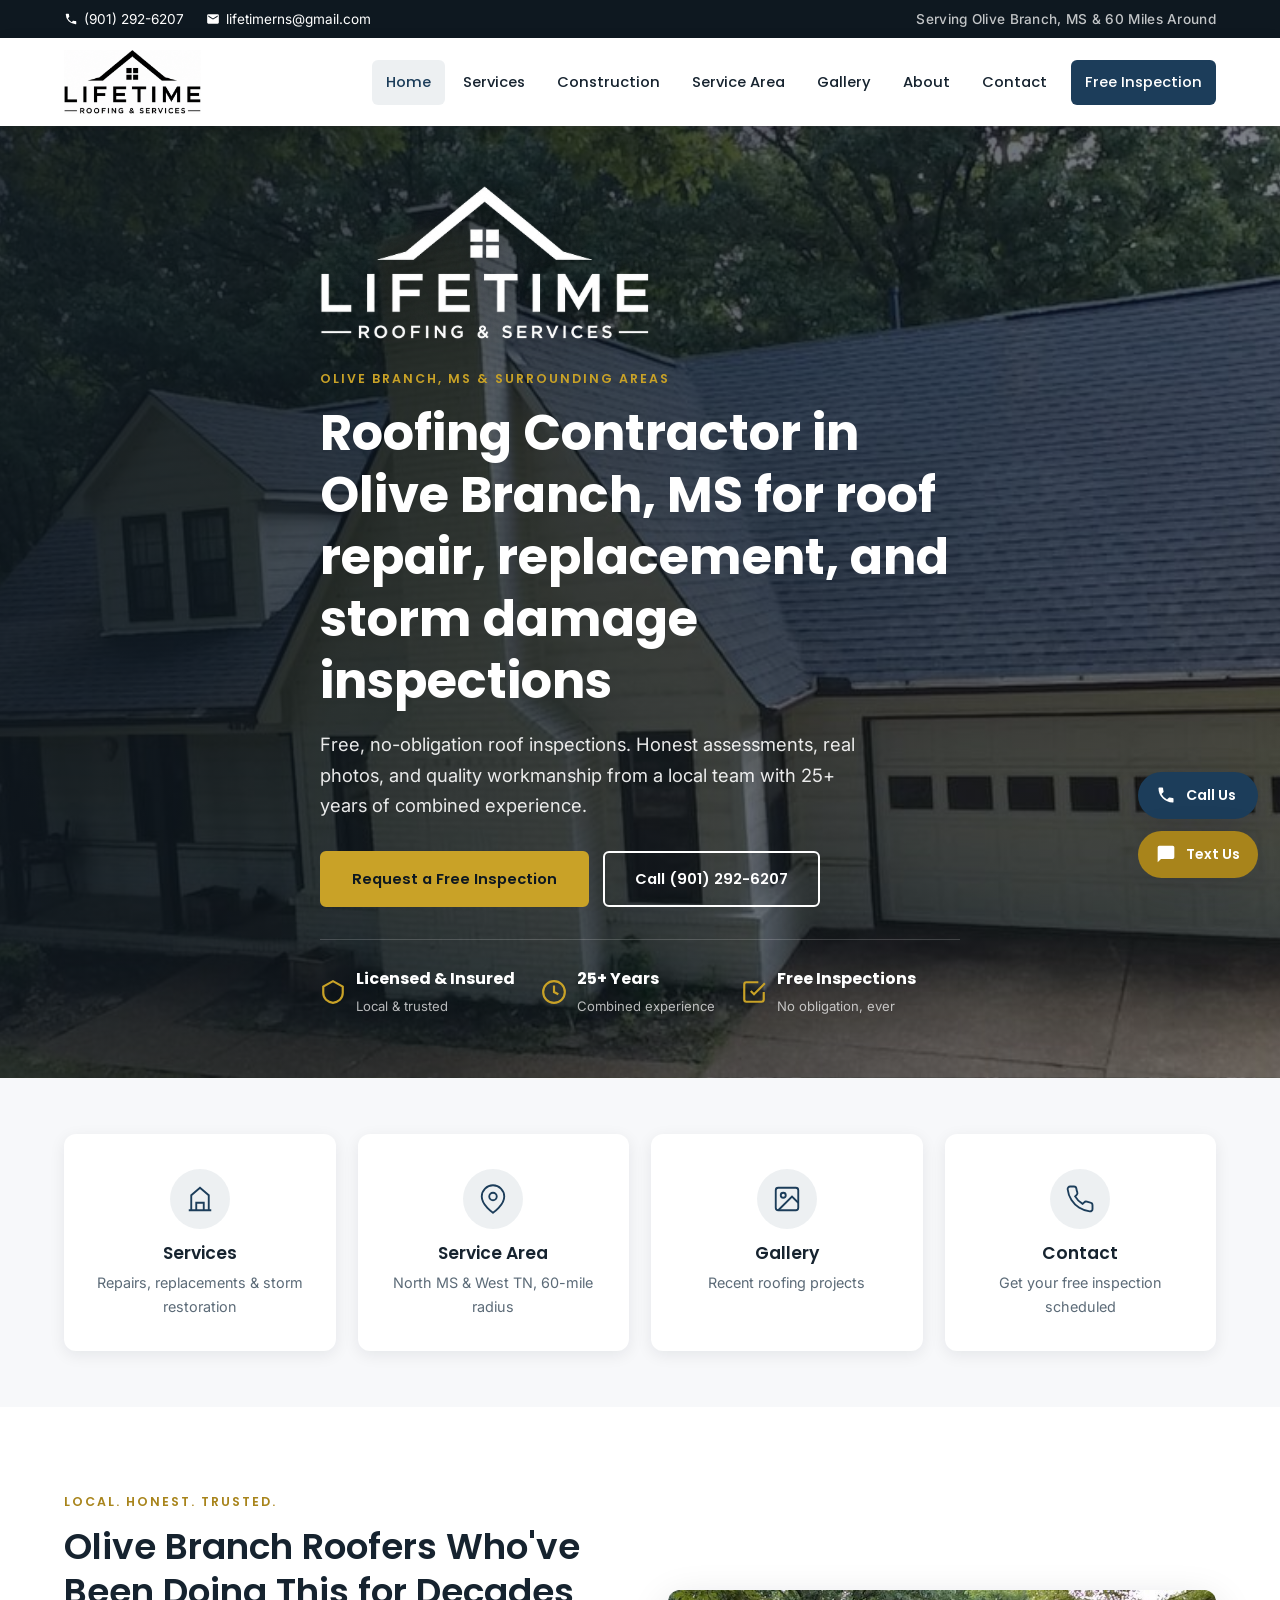
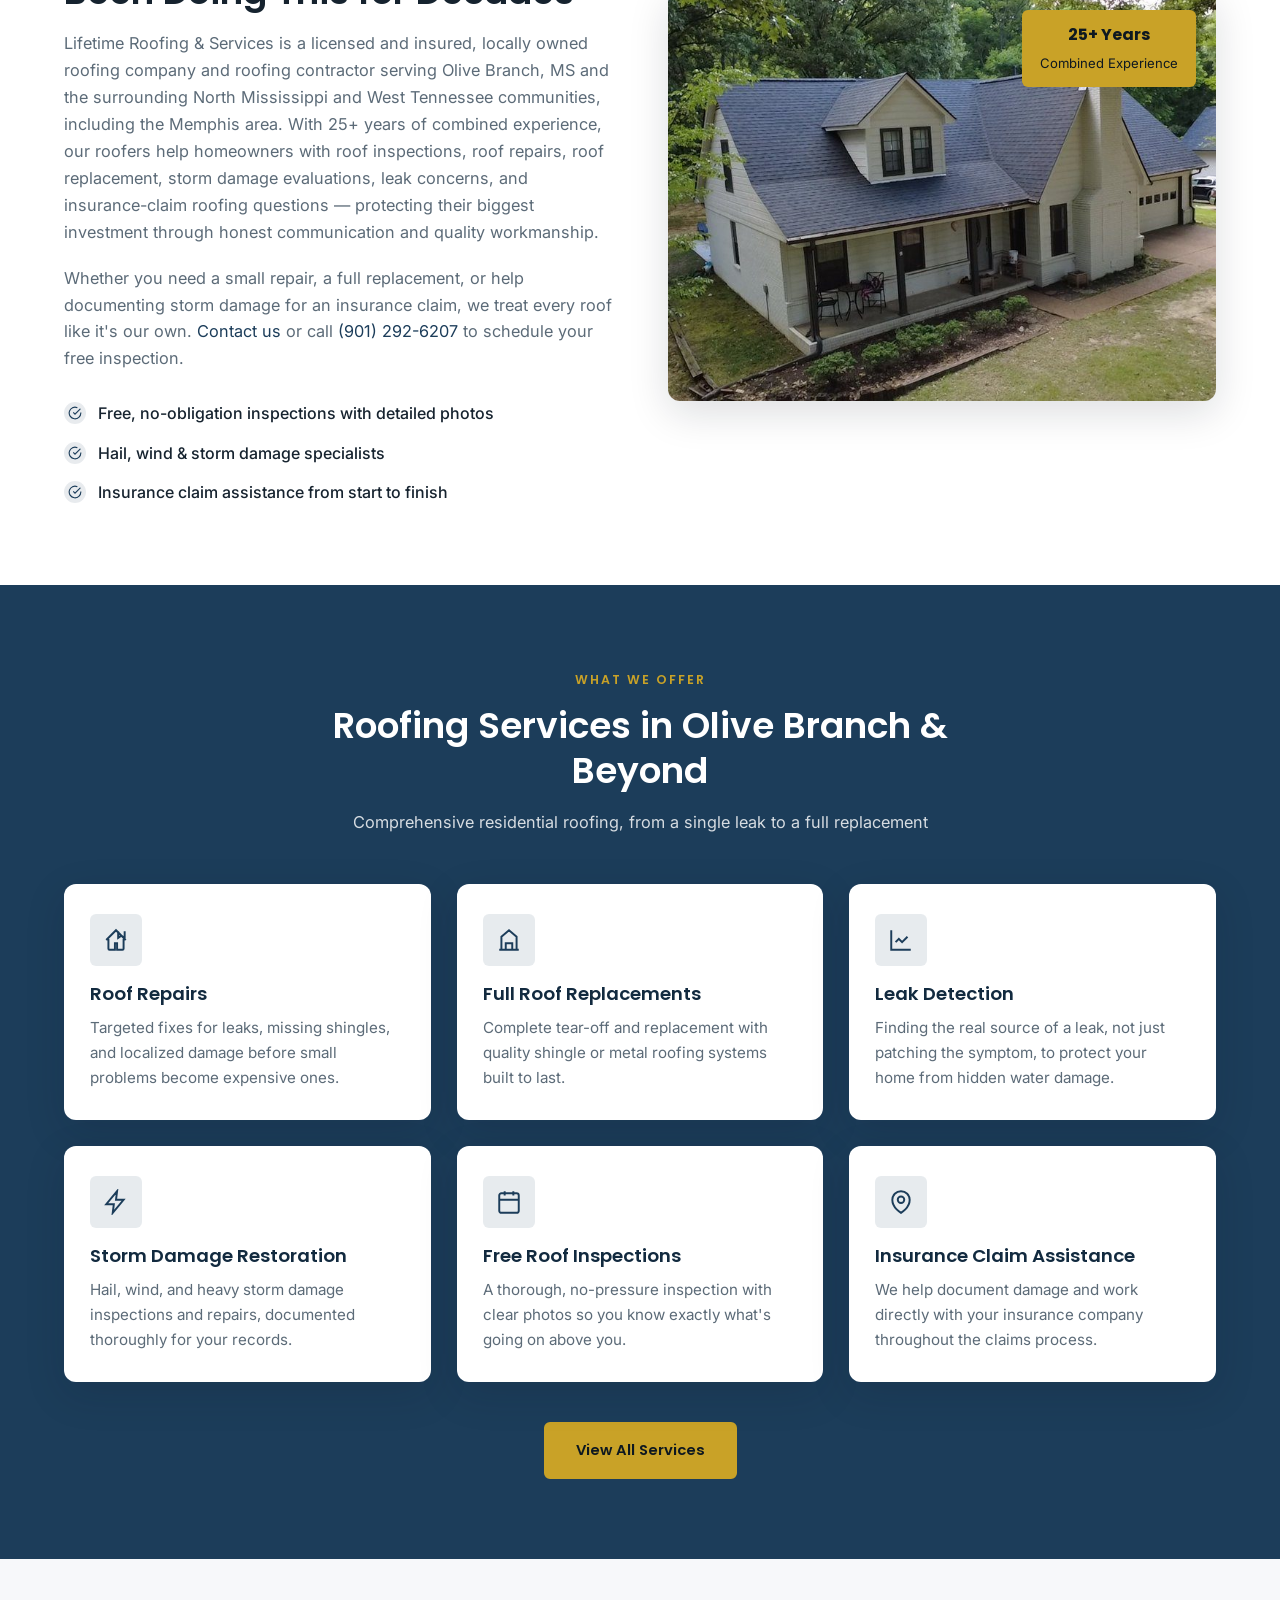
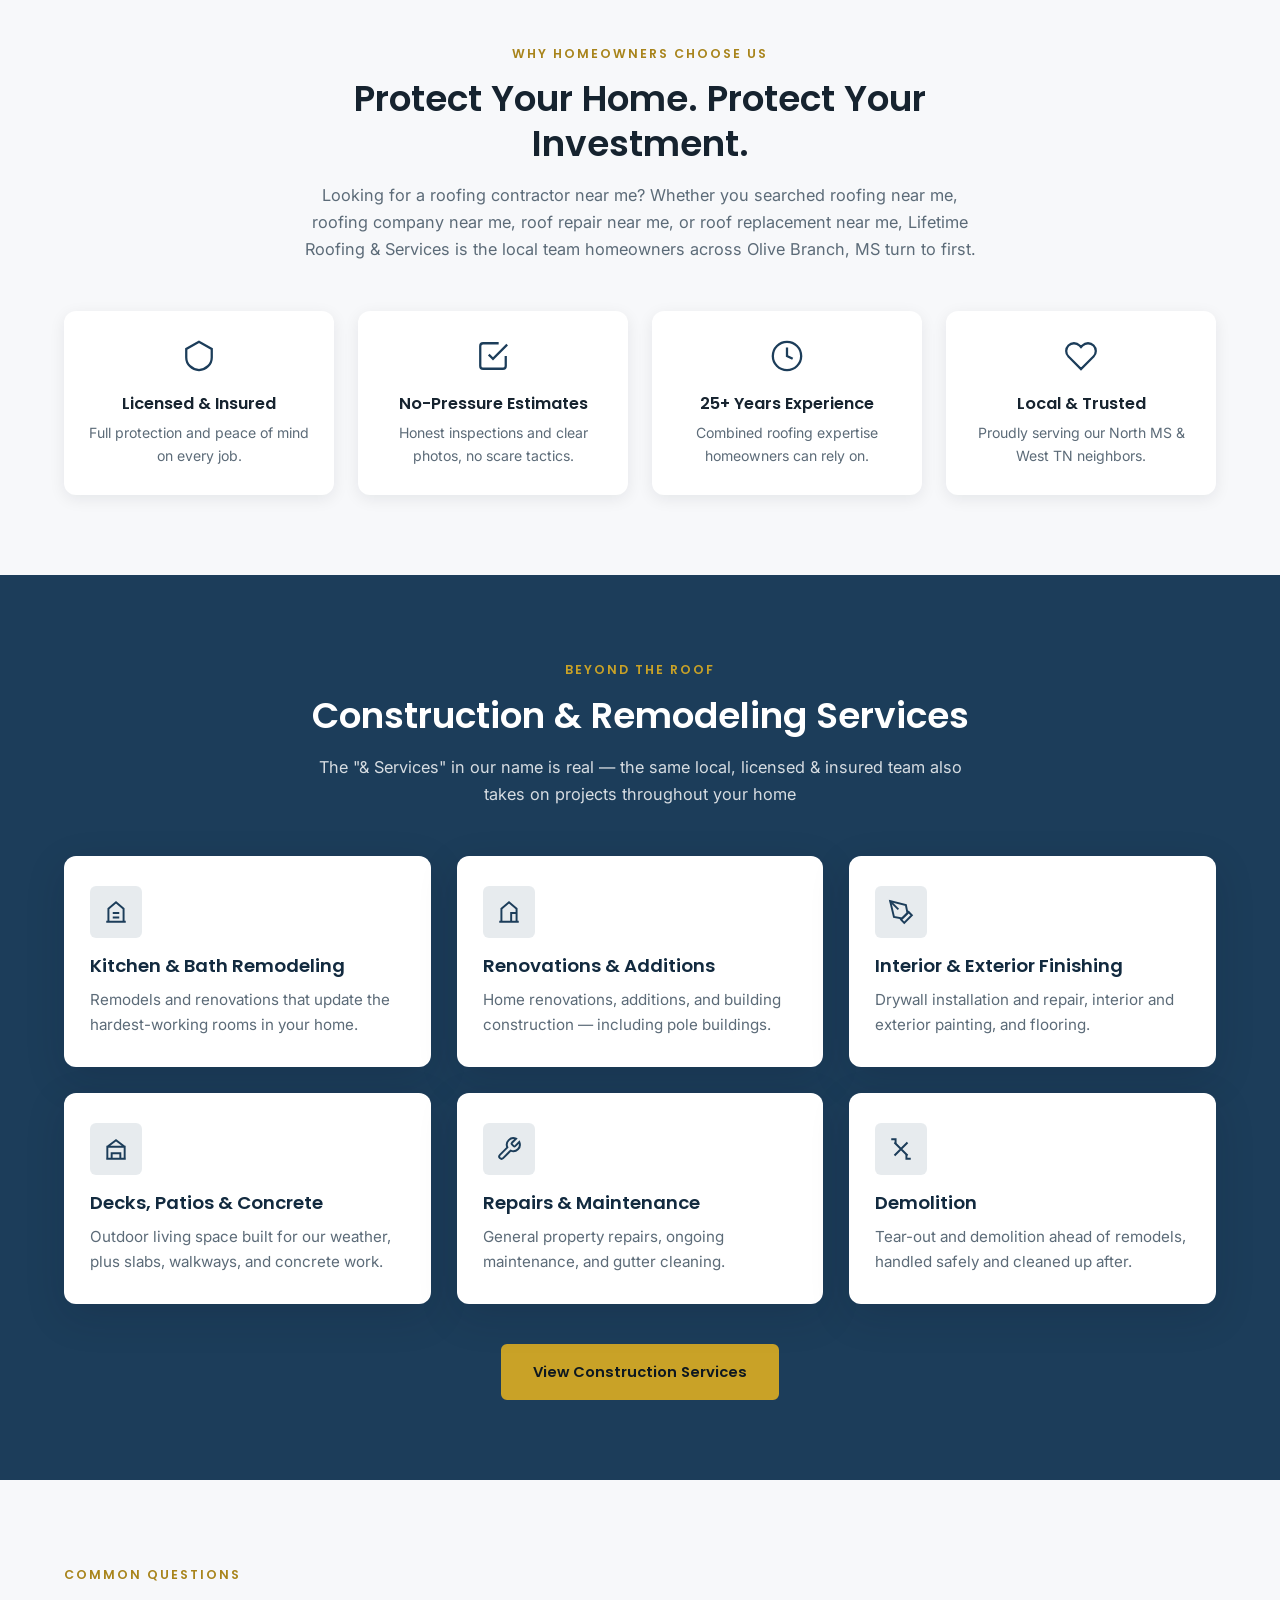
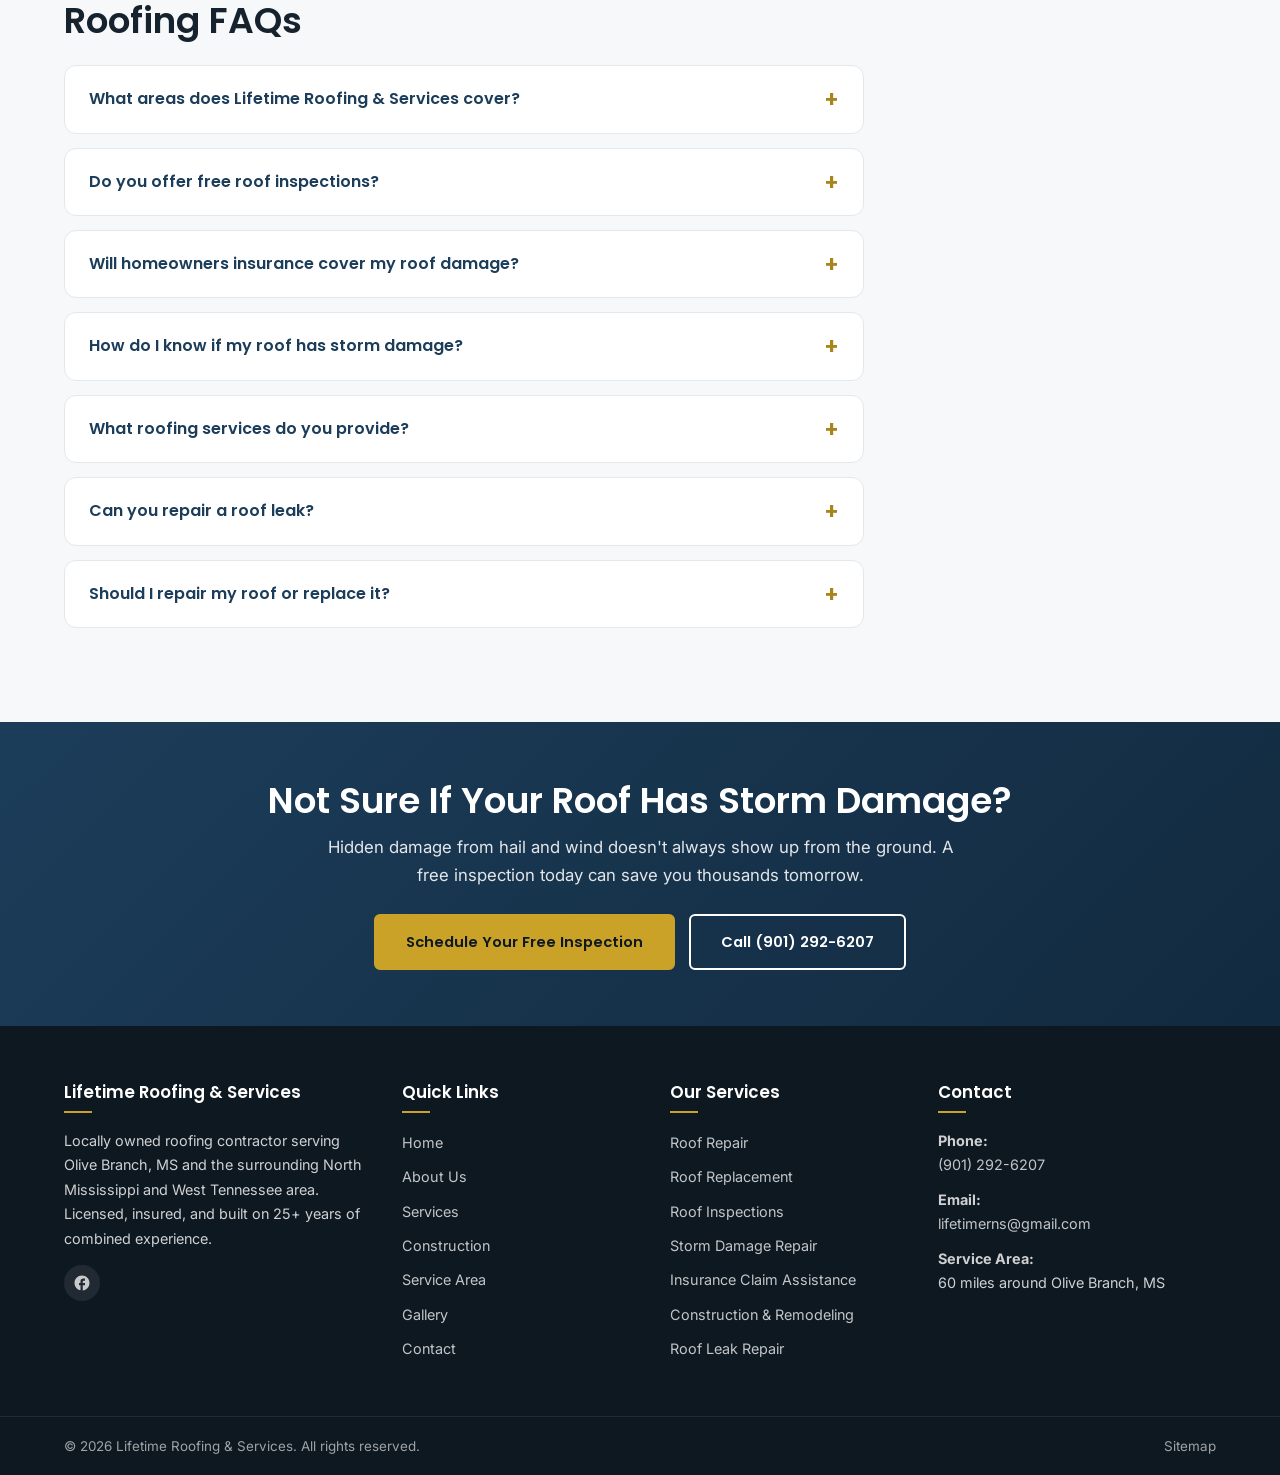
<file: index.html>
<!DOCTYPE html>
<html lang="en">
<head>
    <meta charset="UTF-8">
    <meta name="viewport" content="width=device-width, initial-scale=1.0">
    <title>Roofing Contractor &amp; Local Roofers in Olive Branch, MS | Lifetime Roofing &amp; Services</title>
    <meta name="description" content="Licensed &amp; insured roofing contractor and local roofing company in Olive Branch, MS. Our roofers handle roof repair, roof replacement &amp; free storm damage inspections within 60 miles. Call (901) 292-6207.">
    <meta name="author" content="Lifetime Roofing & Services">
    <meta name="robots" content="index, follow">
    <meta property="og:title" content="Roofing Contractor & Local Roofers in Olive Branch, MS | Lifetime Roofing & Services">
    <meta property="og:description" content="Licensed & insured roofing contractor serving North Mississippi & West Tennessee. Free storm damage inspections, repairs & replacements. 25+ years experience.">
    <meta property="og:type" content="website">
    <meta property="og:url" content="https://lifetimeroofingnservices.com/">
    <meta property="og:image" content="https://lifetimeroofingnservices.com/images/roof-project-2.jpg">
    <meta name="twitter:card" content="summary_large_image">
    <link rel="canonical" href="https://lifetimeroofingnservices.com/">
    <link rel="preconnect" href="https://fonts.googleapis.com">
    <link rel="preconnect" href="https://fonts.gstatic.com" crossorigin>
    <link href="https://fonts.googleapis.com/css2?family=Poppins:wght@500;600;700&family=Inter:wght@400;500;600&display=swap" rel="stylesheet">
    <link rel="icon" type="image/png" sizes="32x32" href="images/favicon-32.png">
    <link rel="apple-touch-icon" href="images/favicon-180.png">
    <link rel="stylesheet" href="css/style.css">
    <script type="application/ld+json">
    {
        "@context": "https://schema.org",
        "@type": ["RoofingContractor", "GeneralContractor"],
        "name": "Lifetime Roofing & Services",
        "image": "https://lifetimeroofingnservices.com/images/logo.png",
        "telephone": "+1-901-292-6207",
        "email": "lifetimerns@gmail.com",
        "url": "https://lifetimeroofingnservices.com/",
        "priceRange": "$$",
        "areaServed": {
            "@type": "GeoCircle",
            "geoMidpoint": {
                "@type": "GeoCoordinates",
                "latitude": 34.9648,
                "longitude": -89.8295
            },
            "geoRadius": "96560"
        },
        "address": {
            "@type": "PostalAddress",
            "addressLocality": "Olive Branch",
            "addressRegion": "MS",
            "addressCountry": "US"
        },
        "sameAs": [
            "https://www.facebook.com/profile.php?id=61560986921436"
        ]
    }
    </script>
    <script type="application/ld+json">
    {
        "@context": "https://schema.org",
        "@type": "FAQPage",
        "mainEntity": [
            {
                "@type": "Question",
                "name": "What areas does Lifetime Roofing & Services cover?",
                "acceptedAnswer": {
                    "@type": "Answer",
                    "text": "We serve homeowners within a 60-mile radius of Olive Branch, MS, including Southaven, Hernando, Collierville, Germantown, Bartlett, Lakeland, and the surrounding North Mississippi and West Tennessee communities."
                }
            },
            {
                "@type": "Question",
                "name": "Do you offer free roof inspections?",
                "acceptedAnswer": {
                    "@type": "Answer",
                    "text": "Yes. Every inspection is free and no-obligation. We document our findings with clear photos so you know exactly what's going on with your roof before you decide on anything."
                }
            },
            {
                "@type": "Question",
                "name": "Will homeowners insurance cover my roof damage?",
                "acceptedAnswer": {
                    "@type": "Answer",
                    "text": "Many storm-related roof issues, including hail, wind, and heavy rain damage, are covered by homeowners insurance. We help document the damage and work alongside your insurance company throughout the claims process."
                }
            },
            {
                "@type": "Question",
                "name": "How do I know if my roof has storm damage?",
                "acceptedAnswer": {
                    "@type": "Answer",
                    "text": "Storm damage isn't always visible from the ground. Missing or lifted shingles, granule loss, and small punctures can hide serious problems. A professional inspection after any major storm is the safest way to catch damage early."
                }
            },
            {
                "@type": "Question",
                "name": "What roofing services do you provide?",
                "acceptedAnswer": {
                    "@type": "Answer",
                    "text": "We handle roof repairs, full roof replacements, shingle and metal roofing, leak detection, and storm damage restoration for residential homes throughout our service area."
                }
            },
            {
                "@type": "Question",
                "name": "Can you repair a roof leak?",
                "acceptedAnswer": {
                    "@type": "Answer",
                    "text": "Yes. We trace roof leaks to their actual source — not just the visible water stain — and repair flashing, pipe boots, vents, missing shingles, and other problem areas. Call or text (901) 292-6207 for a free roof inspection."
                }
            },
            {
                "@type": "Question",
                "name": "Should I repair my roof or replace it?",
                "acceptedAnswer": {
                    "@type": "Answer",
                    "text": "It depends on the roof's age and how widespread the damage is. We inspect the full roof system and give you an honest recommendation — a targeted repair when that's all it needs, or a full replacement or reroof when patching would just delay the inevitable. Either way, the inspection is free and you can request a free estimate online, by email, or by text."
                }
            }
        ]
    }
    </script>
</head>
<body>

    <!-- Top Bar -->
    <div class="top-bar">
        <div class="container top-bar-inner">
            <div class="top-bar-left">
                <a href="tel:+19012926207" class="top-link"><svg width="14" height="14" viewBox="0 0 24 24" fill="currentColor"><path d="M20 15.5c-1.25 0-2.45-.2-3.57-.57a1 1 0 0 0-1.02.24l-2.2 2.2a15.07 15.07 0 0 1-6.59-6.59l2.2-2.2a1 1 0 0 0 .25-1.02A11.36 11.36 0 0 1 8.5 4a1 1 0 0 0-1-1H4a1 1 0 0 0-1 1 17 17 0 0 0 17 17 1 1 0 0 0 1-1v-3.5a1 1 0 0 0-1-1z"/></svg> (901) 292-6207</a>
                <a href="mailto:lifetimerns@gmail.com" class="top-link"><svg width="14" height="14" viewBox="0 0 24 24" fill="currentColor"><path d="M20 4H4a2 2 0 0 0-2 2v12a2 2 0 0 0 2 2h16a2 2 0 0 0 2-2V6a2 2 0 0 0-2-2zm0 4-8 5-8-5V6l8 5 8-5v2z"/></svg> lifetimerns@gmail.com</a>
            </div>
            <div class="top-bar-right">Serving Olive Branch, MS &amp; 60 Miles Around</div>
        </div>
    </div>

    <!-- Header -->
    <header class="main-header" id="mainHeader">
        <div class="container header-inner">
            <a href="index.html" class="logo">
                <img src="images/logo.png" alt="Lifetime Roofing & Services logo" class="logo-img">
            </a>
            <nav class="main-nav" id="mainNav">
                <ul>
                    <li><a href="index.html" class="active">Home</a></li>
                    <li><a href="services.html">Services</a></li>
                    <li><a href="construction.html">Construction</a></li>
                    <li><a href="service-area.html">Service Area</a></li>
                    <li><a href="gallery.html">Gallery</a></li>
                    <li><a href="about.html">About</a></li>
                    <li><a href="contact.html">Contact</a></li>
                    <li><a href="contact.html" class="nav-cta">Free Inspection</a></li>
                </ul>
            </nav>
            <button class="mobile-toggle" id="mobileToggle" aria-label="Toggle Menu">
                <span></span><span></span><span></span>
            </button>
        </div>
    </header>

    <!-- Hero -->
    <section class="hero">
        <div class="hero-media" style="background-image: url('images/roof-project-3.jpg');"></div>
        <div class="container">
            <div class="hero-content">
                <img src="images/logo-white.png" alt="Lifetime Roofing & Services" class="hero-logo">
                <span class="eyebrow">Olive Branch, MS &amp; Surrounding Areas</span>
                <h1>Roofing Contractor in Olive Branch, MS for roof repair, replacement, and storm damage inspections</h1>
                <p>Free, no-obligation roof inspections. Honest assessments, real photos, and quality workmanship from a local team with 25+ years of combined experience.</p>
                <div class="hero-buttons">
                    <a href="contact.html" class="btn btn-primary">Request a Free Inspection</a>
                    <a href="tel:+19012926207" class="btn btn-outline">Call (901) 292-6207</a>
                </div>
                <div class="hero-trust">
                    <div class="hero-trust-item">
                        <svg width="26" height="26" viewBox="0 0 24 24" fill="none" stroke="currentColor" stroke-width="2"><path d="M12 2 3 7v6c0 5 4 8.5 9 9 5-.5 9-4 9-9V7l-9-5z"/></svg>
                        <div><strong>Licensed &amp; Insured</strong><span>Local &amp; trusted</span></div>
                    </div>
                    <div class="hero-trust-item">
                        <svg width="26" height="26" viewBox="0 0 24 24" fill="none" stroke="currentColor" stroke-width="2"><circle cx="12" cy="12" r="10"/><polyline points="12 6 12 12 16 14"/></svg>
                        <div><strong>25+ Years</strong><span>Combined experience</span></div>
                    </div>
                    <div class="hero-trust-item">
                        <svg width="26" height="26" viewBox="0 0 24 24" fill="none" stroke="currentColor" stroke-width="2"><path d="M9 11l3 3L22 4"/><path d="M21 12v7a2 2 0 0 1-2 2H5a2 2 0 0 1-2-2V5a2 2 0 0 1 2-2h11"/></svg>
                        <div><strong>Free Inspections</strong><span>No obligation, ever</span></div>
                    </div>
                </div>
            </div>
        </div>
    </section>

    <!-- Quick Links -->
    <section class="quick-links">
        <div class="container quick-links-grid">
            <a href="services.html" class="quick-link-card">
                <div class="quick-icon"><svg width="30" height="30" viewBox="0 0 24 24" fill="none" stroke="currentColor" stroke-width="1.5"><path d="M3 21h18M5 21V9l7-6 7 6v12M9 21v-6h6v6"/></svg></div>
                <h3>Services</h3>
                <p>Repairs, replacements &amp; storm restoration</p>
            </a>
            <a href="service-area.html" class="quick-link-card">
                <div class="quick-icon"><svg width="30" height="30" viewBox="0 0 24 24" fill="none" stroke="currentColor" stroke-width="1.5"><path d="M21 10c0 7-9 13-9 13s-9-6-9-13a9 9 0 0 1 18 0z"/><circle cx="12" cy="10" r="3"/></svg></div>
                <h3>Service Area</h3>
                <p>North MS &amp; West TN, 60-mile radius</p>
            </a>
            <a href="gallery.html" class="quick-link-card">
                <div class="quick-icon"><svg width="30" height="30" viewBox="0 0 24 24" fill="none" stroke="currentColor" stroke-width="1.5"><rect x="3" y="3" width="18" height="18" rx="2"/><circle cx="9" cy="9" r="2"/><path d="m21 15-5-5L5 21"/></svg></div>
                <h3>Gallery</h3>
                <p>Recent roofing projects</p>
            </a>
            <a href="contact.html" class="quick-link-card">
                <div class="quick-icon"><svg width="30" height="30" viewBox="0 0 24 24" fill="none" stroke="currentColor" stroke-width="1.5"><path d="M22 16.92v3a2 2 0 0 1-2.18 2 19.79 19.79 0 0 1-8.63-3.07 19.5 19.5 0 0 1-6-6 19.79 19.79 0 0 1-3.07-8.67A2 2 0 0 1 4.11 2h3a2 2 0 0 1 2 1.72 12.84 12.84 0 0 0 .7 2.81 2 2 0 0 1-.45 2.11L8.09 9.91a16 16 0 0 0 6 6l1.27-1.27a2 2 0 0 1 2.11-.45 12.84 12.84 0 0 0 2.81.7A2 2 0 0 1 22 16.92z"/></svg></div>
                <h3>Contact</h3>
                <p>Get your free inspection scheduled</p>
            </a>
        </div>
    </section>

    <!-- Welcome -->
    <section class="welcome">
        <div class="container welcome-grid">
            <div class="welcome-text">
                <span class="eyebrow">Local. Honest. Trusted.</span>
                <h2>Olive Branch Roofers Who've Been Doing This for Decades</h2>
                <p>Lifetime Roofing &amp; Services is a licensed and insured, locally owned roofing company and roofing contractor serving Olive Branch, MS and the surrounding North Mississippi and West Tennessee communities, including the Memphis area. With 25+ years of combined experience, our roofers help homeowners with roof inspections, roof repairs, roof replacement, storm damage evaluations, leak concerns, and insurance-claim roofing questions — protecting their biggest investment through honest communication and quality workmanship.</p>
                <p>Whether you need a small repair, a full replacement, or help documenting storm damage for an insurance claim, we treat every roof like it's our own. <a href="contact.html">Contact us</a> or call <a href="tel:+19012926207">(901) 292-6207</a> to schedule your free inspection.</p>
                <div class="welcome-features">
                    <div class="feature"><svg width="22" height="22" viewBox="0 0 24 24" fill="none" stroke="currentColor" stroke-width="2"><path d="M22 11.08V12a10 10 0 1 1-5.93-9.14"/><path d="m9 11 3 3L22 4"/></svg><span>Free, no-obligation inspections with detailed photos</span></div>
                    <div class="feature"><svg width="22" height="22" viewBox="0 0 24 24" fill="none" stroke="currentColor" stroke-width="2"><path d="M22 11.08V12a10 10 0 1 1-5.93-9.14"/><path d="m9 11 3 3L22 4"/></svg><span>Hail, wind &amp; storm damage specialists</span></div>
                    <div class="feature"><svg width="22" height="22" viewBox="0 0 24 24" fill="none" stroke="currentColor" stroke-width="2"><path d="M22 11.08V12a10 10 0 1 1-5.93-9.14"/><path d="m9 11 3 3L22 4"/></svg><span>Insurance claim assistance from start to finish</span></div>
                </div>
            </div>
            <div class="welcome-image">
                <img src="images/roof-project-1.jpg" alt="Completed roof replacement on a home near Olive Branch, MS by Lifetime Roofing & Services" loading="lazy">
                <div class="image-badge"><strong>25+ Years</strong><span>Combined Experience</span></div>
            </div>
        </div>
    </section>

    <!-- Services -->
    <section class="services">
        <div class="container">
            <div class="section-header">
                <span class="eyebrow light">What We Offer</span>
                <h2>Roofing Services in Olive Branch &amp; Beyond</h2>
                <p>Comprehensive residential roofing, from a single leak to a full replacement</p>
            </div>
            <div class="services-grid">
                <div class="service-card">
                    <div class="service-icon"><svg width="26" height="26" viewBox="0 0 24 24" fill="none" stroke="currentColor" stroke-width="1.8"><path d="M14 4v6l3-2 3 2V4M3 12l9-9 9 9M5 10v10a1 1 0 0 0 1 1h5v-6h2v6h5a1 1 0 0 0 1-1V10"/></svg></div>
                    <h3>Roof Repairs</h3>
                    <p>Targeted fixes for leaks, missing shingles, and localized damage before small problems become expensive ones.</p>
                </div>
                <div class="service-card">
                    <div class="service-icon"><svg width="26" height="26" viewBox="0 0 24 24" fill="none" stroke="currentColor" stroke-width="1.8"><path d="M3 21h18M5 21V9l7-6 7 6v12M9 21v-6h6v6"/></svg></div>
                    <h3>Full Roof Replacements</h3>
                    <p>Complete tear-off and replacement with quality shingle or metal roofing systems built to last.</p>
                </div>
                <div class="service-card">
                    <div class="service-icon"><svg width="26" height="26" viewBox="0 0 24 24" fill="none" stroke="currentColor" stroke-width="1.8"><path d="M3 3v18h18M7 14l3-3 3 3 5-5"/></svg></div>
                    <h3>Leak Detection</h3>
                    <p>Finding the real source of a leak, not just patching the symptom, to protect your home from hidden water damage.</p>
                </div>
                <div class="service-card">
                    <div class="service-icon"><svg width="26" height="26" viewBox="0 0 24 24" fill="none" stroke="currentColor" stroke-width="1.8"><path d="M13 2 3 14h7l-1 8 10-12h-7l1-8z"/></svg></div>
                    <h3>Storm Damage Restoration</h3>
                    <p>Hail, wind, and heavy storm damage inspections and repairs, documented thoroughly for your records.</p>
                </div>
                <div class="service-card">
                    <div class="service-icon"><svg width="26" height="26" viewBox="0 0 24 24" fill="none" stroke="currentColor" stroke-width="1.8"><rect x="3" y="4" width="18" height="18" rx="2"/><path d="M16 2v4M8 2v4M3 10h18"/></svg></div>
                    <h3>Free Roof Inspections</h3>
                    <p>A thorough, no-pressure inspection with clear photos so you know exactly what's going on above you.</p>
                </div>
                <div class="service-card">
                    <div class="service-icon"><svg width="26" height="26" viewBox="0 0 24 24" fill="none" stroke="currentColor" stroke-width="1.8"><path d="M12 22s-8-4.5-8-11.8A8 8 0 0 1 12 2a8 8 0 0 1 8 8.2c0 7.3-8 11.8-8 11.8z"/><circle cx="12" cy="10" r="3"/></svg></div>
                    <h3>Insurance Claim Assistance</h3>
                    <p>We help document damage and work directly with your insurance company throughout the claims process.</p>
                </div>
            </div>
            <div style="text-align:center; margin-top:40px;">
                <a href="services.html" class="btn btn-primary">View All Services</a>
            </div>
        </div>
    </section>

    <!-- Why Choose Us -->
    <section class="why-us">
        <div class="container">
            <div class="section-header">
                <span class="eyebrow">Why Homeowners Choose Us</span>
                <h2>Protect Your Home. Protect Your Investment.</h2>
                <p>Looking for a roofing contractor near me? Whether you searched roofing near me, roofing company near me, roof repair near me, or roof replacement near me, Lifetime Roofing &amp; Services is the local team homeowners across Olive Branch, MS turn to first.</p>
            </div>
            <div class="why-grid">
                <div class="why-card">
                    <svg width="34" height="34" viewBox="0 0 24 24" fill="none" stroke="currentColor" stroke-width="1.6"><path d="M12 2 3 7v6c0 5 4 8.5 9 9 5-.5 9-4 9-9V7l-9-5z"/></svg>
                    <h3>Licensed &amp; Insured</h3>
                    <p>Full protection and peace of mind on every job.</p>
                </div>
                <div class="why-card">
                    <svg width="34" height="34" viewBox="0 0 24 24" fill="none" stroke="currentColor" stroke-width="1.6"><path d="M9 11l3 3L22 4"/><path d="M21 12v7a2 2 0 0 1-2 2H5a2 2 0 0 1-2-2V5a2 2 0 0 1 2-2h11"/></svg>
                    <h3>No-Pressure Estimates</h3>
                    <p>Honest inspections and clear photos, no scare tactics.</p>
                </div>
                <div class="why-card">
                    <svg width="34" height="34" viewBox="0 0 24 24" fill="none" stroke="currentColor" stroke-width="1.6"><circle cx="12" cy="12" r="10"/><polyline points="12 6 12 12 16 14"/></svg>
                    <h3>25+ Years Experience</h3>
                    <p>Combined roofing expertise homeowners can rely on.</p>
                </div>
                <div class="why-card">
                    <svg width="34" height="34" viewBox="0 0 24 24" fill="none" stroke="currentColor" stroke-width="1.6"><path d="M20.84 4.61a5.5 5.5 0 0 0-7.78 0L12 5.67l-1.06-1.06a5.5 5.5 0 0 0-7.78 7.78l1.06 1.06L12 21.23l7.78-7.78 1.06-1.06a5.5 5.5 0 0 0 0-7.78z"/></svg>
                    <h3>Local &amp; Trusted</h3>
                    <p>Proudly serving our North MS &amp; West TN neighbors.</p>
                </div>
            </div>
        </div>
    </section>

    <!-- Construction & Remodeling -->
    <section class="services" id="construction">
        <div class="container">
            <div class="section-header">
                <span class="eyebrow light">Beyond the Roof</span>
                <h2>Construction &amp; Remodeling Services</h2>
                <p>The "&amp; Services" in our name is real — the same local, licensed &amp; insured team also takes on projects throughout your home</p>
            </div>
            <div class="services-grid">
                <div class="service-card">
                    <div class="service-icon"><svg width="26" height="26" viewBox="0 0 24 24" fill="none" stroke="currentColor" stroke-width="1.8"><path d="M3 21h18M5 21V9l7-6 7 6v12M9 13h6M9 17h6"/></svg></div>
                    <h3>Kitchen &amp; Bath Remodeling</h3>
                    <p>Remodels and renovations that update the hardest-working rooms in your home.</p>
                </div>
                <div class="service-card">
                    <div class="service-icon"><svg width="26" height="26" viewBox="0 0 24 24" fill="none" stroke="currentColor" stroke-width="1.8"><path d="M3 21h18M5 21V9l7-6 7 6v12M14 21v-8h5v8"/></svg></div>
                    <h3>Renovations &amp; Additions</h3>
                    <p>Home renovations, additions, and building construction — including pole buildings.</p>
                </div>
                <div class="service-card">
                    <div class="service-icon"><svg width="26" height="26" viewBox="0 0 24 24" fill="none" stroke="currentColor" stroke-width="1.8"><path d="M12 19l7-7 3 3-7 7-3-3z"/><path d="M18 13l-1.5-7.5L2 2l3.5 14.5L13 18l5-5z"/><path d="M2 2l7.586 7.586"/></svg></div>
                    <h3>Interior &amp; Exterior Finishing</h3>
                    <p>Drywall installation and repair, interior and exterior painting, and flooring.</p>
                </div>
                <div class="service-card">
                    <div class="service-icon"><svg width="26" height="26" viewBox="0 0 24 24" fill="none" stroke="currentColor" stroke-width="1.8"><path d="M3 21h18M4 21V10h16v11M4 10l8-6 8 6M8 21v-5h8v5"/></svg></div>
                    <h3>Decks, Patios &amp; Concrete</h3>
                    <p>Outdoor living space built for our weather, plus slabs, walkways, and concrete work.</p>
                </div>
                <div class="service-card">
                    <div class="service-icon"><svg width="26" height="26" viewBox="0 0 24 24" fill="none" stroke="currentColor" stroke-width="1.8"><path d="M14.7 6.3a1 1 0 0 0 0 1.4l1.6 1.6a1 1 0 0 0 1.4 0l3.77-3.77a6 6 0 0 1-7.94 7.94l-6.91 6.91a2.12 2.12 0 0 1-3-3l6.91-6.91a6 6 0 0 1 7.94-7.94l-3.76 3.76z"/></svg></div>
                    <h3>Repairs &amp; Maintenance</h3>
                    <p>General property repairs, ongoing maintenance, and gutter cleaning.</p>
                </div>
                <div class="service-card">
                    <div class="service-icon"><svg width="26" height="26" viewBox="0 0 24 24" fill="none" stroke="currentColor" stroke-width="1.8"><path d="M18 6L6 18M6 6l12 12"/><path d="M3 3h4v4M21 21h-4v-4"/></svg></div>
                    <h3>Demolition</h3>
                    <p>Tear-out and demolition ahead of remodels, handled safely and cleaned up after.</p>
                </div>
            </div>
            <div style="text-align:center; margin-top:40px;">
                <a href="construction.html" class="btn btn-primary">View Construction Services</a>
            </div>
        </div>
    </section>

    <!-- CTA Banner -->
    <section class="faq" id="roofing-faq">
        <div class="container">
            <span class="eyebrow">Common Questions</span>
            <h2>Roofing FAQs</h2>
            <div class="faq-list">
                <details class="faq-item">
                    <summary>What areas does Lifetime Roofing &amp; Services cover?</summary>
                    <p>We serve homeowners within a 60-mile radius of Olive Branch, MS, including Southaven, Hernando, Collierville, Germantown, Bartlett, Lakeland, and the surrounding North Mississippi and West Tennessee communities.</p>
                </details>
                <details class="faq-item">
                    <summary>Do you offer free roof inspections?</summary>
                    <p>Yes. Every inspection is free and no-obligation. We document our findings with clear photos so you know exactly what's going on with your roof before you decide on anything.</p>
                </details>
                <details class="faq-item">
                    <summary>Will homeowners insurance cover my roof damage?</summary>
                    <p>Many storm-related roof issues, including hail, wind, and heavy rain damage, are covered by homeowners insurance. We help document the damage and work alongside your insurance company throughout the claims process.</p>
                </details>
                <details class="faq-item">
                    <summary>How do I know if my roof has storm damage?</summary>
                    <p>Storm damage isn't always visible from the ground. Missing or lifted shingles, granule loss, and small punctures can hide serious problems. A professional inspection after any major storm is the safest way to catch damage early.</p>
                </details>
                <details class="faq-item">
                    <summary>What roofing services do you provide?</summary>
                    <p>We handle roof repairs, full roof replacements, shingle and metal roofing, leak detection, and storm damage restoration for residential homes throughout our service area.</p>
                </details>
                <details class="faq-item">
                    <summary>Can you repair a roof leak?</summary>
                    <p>Yes. We trace roof leaks to their actual source — not just the visible water stain — and repair flashing, pipe boots, vents, missing shingles, and other problem areas. Call or text (901) 292-6207 for a free roof inspection.</p>
                </details>
                <details class="faq-item">
                    <summary>Should I repair my roof or replace it?</summary>
                    <p>It depends on the roof's age and how widespread the damage is. We inspect the full roof system and give you an honest recommendation — a targeted repair when that's all it needs, or a full replacement or reroof when patching would just delay the inevitable. Either way, the inspection is free and you can request a free estimate online, by email, or by text.</p>
                </details>
            </div>
        </div>
    </section>

    <section class="cta-banner">
        <div class="container">
            <h2>Not Sure If Your Roof Has Storm Damage?</h2>
            <p>Hidden damage from hail and wind doesn't always show up from the ground. A free inspection today can save you thousands tomorrow.</p>
            <div class="cta-buttons">
                <a href="contact.html" class="btn btn-primary">Schedule Your Free Inspection</a>
                <a href="tel:+19012926207" class="btn btn-outline">Call (901) 292-6207</a>
            </div>
        </div>
    </section>

    <!-- Footer -->
    <footer class="main-footer">
        <div class="container footer-grid">
            <div class="footer-col">
                <h4>Lifetime Roofing &amp; Services</h4>
                <p>Locally owned roofing contractor serving Olive Branch, MS and the surrounding North Mississippi and West Tennessee area. Licensed, insured, and built on 25+ years of combined experience.</p>
                <div class="footer-social">
                    <a href="https://www.facebook.com/profile.php?id=61560986921436" aria-label="Facebook" target="_blank" rel="noopener">
                        <svg width="18" height="18" viewBox="0 0 24 24" fill="currentColor"><path d="M22 12c0-5.52-4.48-10-10-10S2 6.48 2 12c0 4.84 3.44 8.87 8 9.8V15H8v-3h2V9.5C10 7.57 11.57 6 13.5 6H16v3h-2c-.55 0-1 .45-1 1v2h3v3h-3v6.95c5.05-.5 9-4.76 9-9.95z"/></svg>
                    </a>
                </div>
            </div>
            <div class="footer-col">
                <h4>Quick Links</h4>
                <ul>
                    <li><a href="index.html">Home</a></li>
                    <li><a href="about.html">About Us</a></li>
                    <li><a href="services.html">Services</a></li>
                    <li><a href="construction.html">Construction</a></li>
                    <li><a href="service-area.html">Service Area</a></li>
                    <li><a href="gallery.html">Gallery</a></li>
                    <li><a href="contact.html">Contact</a></li>
                </ul>
            </div>
            <div class="footer-col">
                <h4>Our Services</h4>
                <ul>
                    <li><a href="roof-repair-olive-branch-ms.html">Roof Repair</a></li>
                    <li><a href="roof-replacement-olive-branch-ms.html">Roof Replacement</a></li>
                    <li><a href="roof-inspection-olive-branch-ms.html">Roof Inspections</a></li>
                    <li><a href="storm-damage-roof-repair-olive-branch-ms.html">Storm Damage Repair</a></li>
                    <li><a href="services.html#insurance">Insurance Claim Assistance</a></li>
                    <li><a href="construction.html">Construction &amp; Remodeling</a></li>
                    <li><a href="roof-leak-repair-olive-branch-ms.html">Roof Leak Repair</a></li>
                </ul>
            </div>
            <div class="footer-col">
                <h4>Contact</h4>
                <p><strong>Phone:</strong><br><a href="tel:+19012926207">(901) 292-6207</a></p>
                <p><strong>Email:</strong><br><a href="mailto:lifetimerns@gmail.com">lifetimerns@gmail.com</a></p>
                <p><strong>Service Area:</strong><br>60 miles around Olive Branch, MS</p>
            </div>
        </div>
        <div class="footer-bottom">
            <div class="container footer-bottom-inner">
                <p>&copy; <span id="year">2026</span> Lifetime Roofing &amp; Services. All rights reserved.</p>
                <ul>
                    <li><a href="sitemap.xml">Sitemap</a></li>
                </ul>
            </div>
        </div>
    </footer>

    <!-- Floating Action Buttons -->
    <div class="fab-container">
        <a href="tel:+19012926207" class="fab fab-call" aria-label="Call Us">
            <svg width="20" height="20" viewBox="0 0 24 24" fill="currentColor"><path d="M20 15.5c-1.25 0-2.45-.2-3.57-.57a1 1 0 0 0-1.02.24l-2.2 2.2a15.07 15.07 0 0 1-6.59-6.59l2.2-2.2a1 1 0 0 0 .25-1.02A11.36 11.36 0 0 1 8.5 4a1 1 0 0 0-1-1H4a1 1 0 0 0-1 1 17 17 0 0 0 17 17 1 1 0 0 0 1-1v-3.5a1 1 0 0 0-1-1z"/></svg>
            <span>Call Us</span>
        </a>
        <a href="sms:+19012926207" class="fab fab-text" aria-label="Text Us">
            <svg width="20" height="20" viewBox="0 0 24 24" fill="currentColor"><path d="M20 2H4a2 2 0 0 0-2 2v18l4-4h14a2 2 0 0 0 2-2V4a2 2 0 0 0-2-2z"/></svg>
            <span>Text Us</span>
        </a>
    </div>

    <script src="js/script.js"></script>
</body>
</html>
</file>
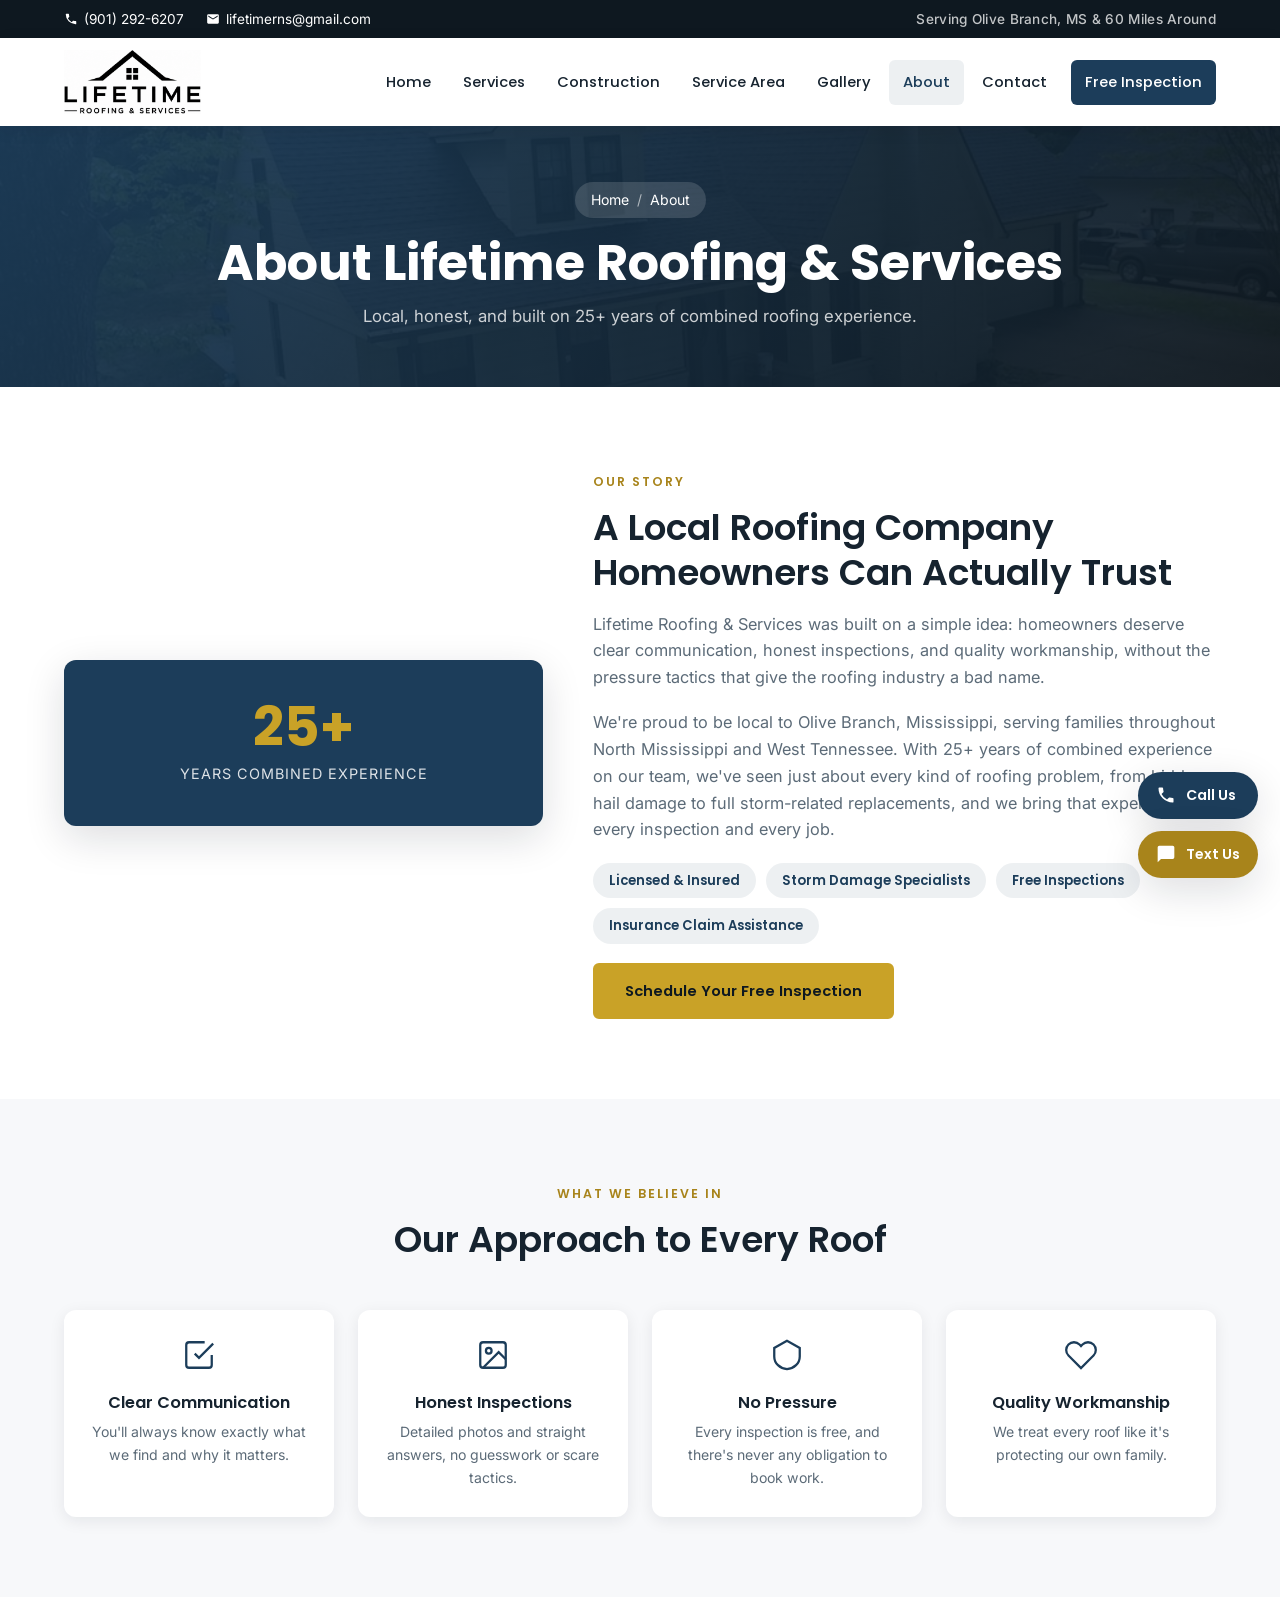
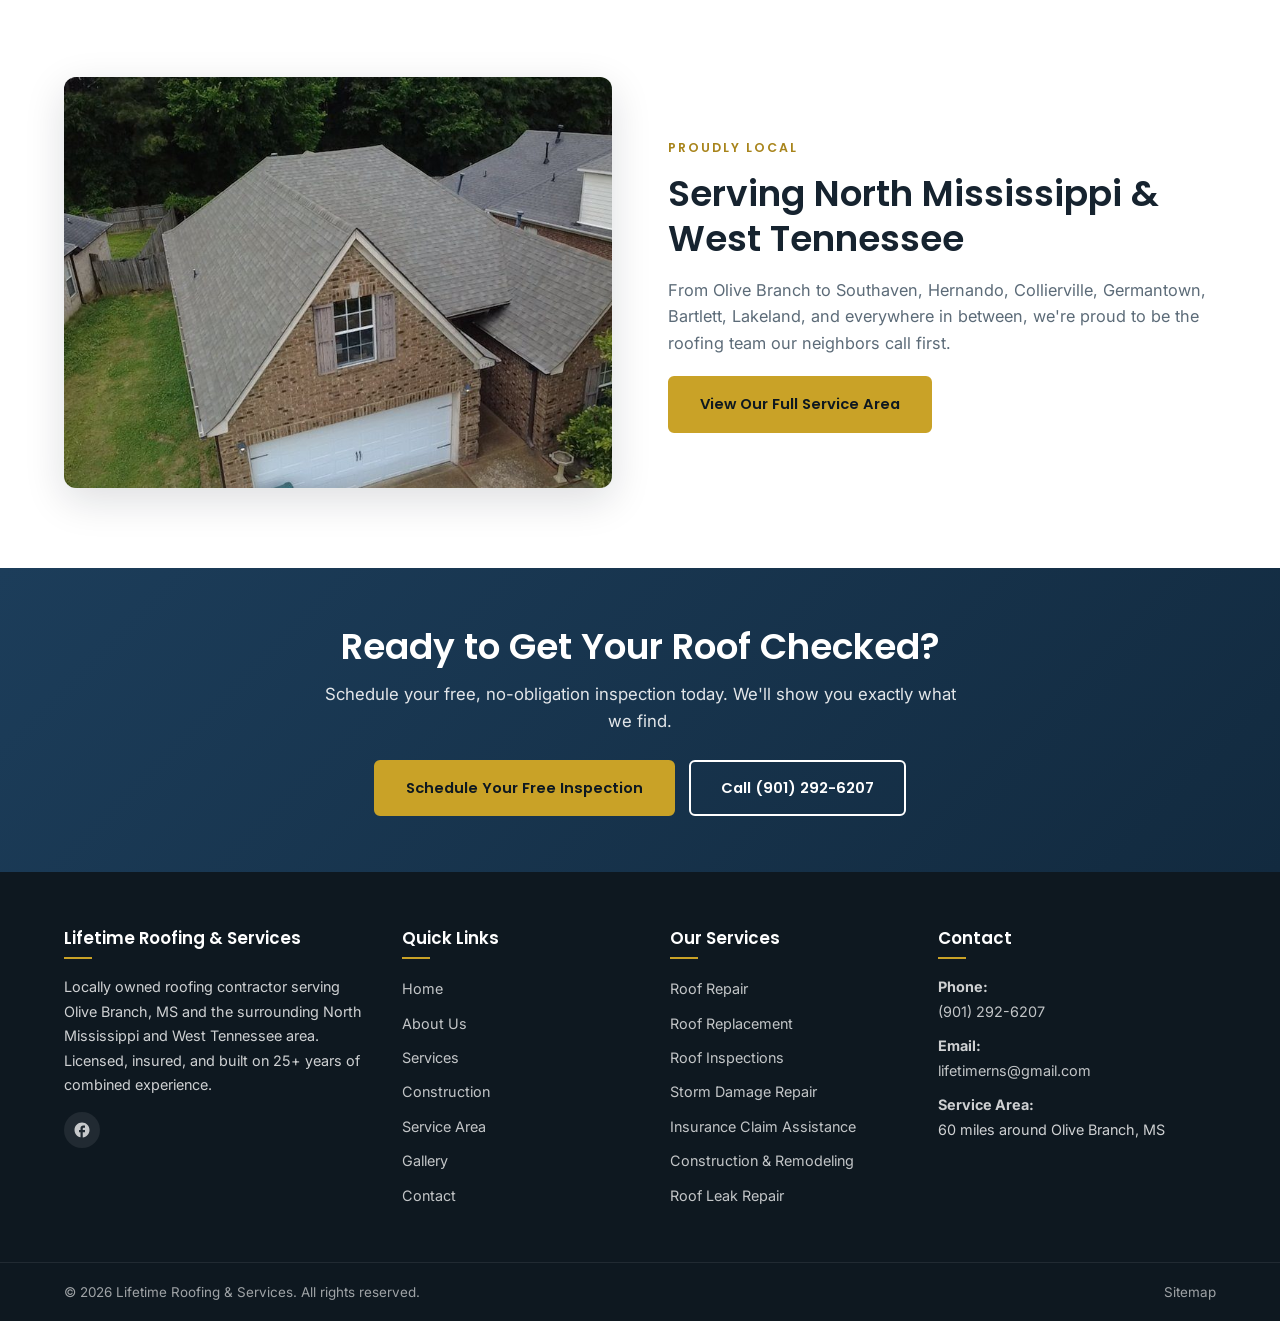
<file: about.html>
<!DOCTYPE html>
<html lang="en">
<head>
    <meta charset="UTF-8">
    <meta name="viewport" content="width=device-width, initial-scale=1.0">
    <title>About Us | 25+ Years Roofing Experience | Lifetime Roofing &amp; Services</title>
    <meta name="description" content="Lifetime Roofing & Services is a locally owned, licensed & insured roofing contractor with 25+ years of combined experience serving Olive Branch, MS and surrounding areas.">
    <meta name="robots" content="index, follow">
    <meta property="og:title" content="About Lifetime Roofing & Services">
    <meta property="og:description" content="Locally owned, licensed & insured roofing contractor with 25+ years of combined experience serving North Mississippi & West Tennessee.">
    <meta property="og:type" content="website">
    <meta property="og:url" content="https://lifetimeroofingnservices.com/about.html">
    <link rel="canonical" href="https://lifetimeroofingnservices.com/about.html">
    <link rel="preconnect" href="https://fonts.googleapis.com">
    <link rel="preconnect" href="https://fonts.gstatic.com" crossorigin>
    <link href="https://fonts.googleapis.com/css2?family=Poppins:wght@500;600;700&family=Inter:wght@400;500;600&display=swap" rel="stylesheet">
    <link rel="icon" type="image/png" sizes="32x32" href="images/favicon-32.png">
    <link rel="apple-touch-icon" href="images/favicon-180.png">
    <link rel="stylesheet" href="css/style.css">
    <script type="application/ld+json">
    {
        "@context": "https://schema.org",
        "@type": "BreadcrumbList",
        "itemListElement": [
            {"@type": "ListItem", "position": 1, "name": "Home", "item": "https://lifetimeroofingnservices.com/"},
            {"@type": "ListItem", "position": 2, "name": "About", "item": "https://lifetimeroofingnservices.com/about.html"}
        ]
    }
    </script>
</head>
<body>

    <div class="top-bar">
        <div class="container top-bar-inner">
            <div class="top-bar-left">
                <a href="tel:+19012926207" class="top-link"><svg width="14" height="14" viewBox="0 0 24 24" fill="currentColor"><path d="M20 15.5c-1.25 0-2.45-.2-3.57-.57a1 1 0 0 0-1.02.24l-2.2 2.2a15.07 15.07 0 0 1-6.59-6.59l2.2-2.2a1 1 0 0 0 .25-1.02A11.36 11.36 0 0 1 8.5 4a1 1 0 0 0-1-1H4a1 1 0 0 0-1 1 17 17 0 0 0 17 17 1 1 0 0 0 1-1v-3.5a1 1 0 0 0-1-1z"/></svg> (901) 292-6207</a>
                <a href="mailto:lifetimerns@gmail.com" class="top-link"><svg width="14" height="14" viewBox="0 0 24 24" fill="currentColor"><path d="M20 4H4a2 2 0 0 0-2 2v12a2 2 0 0 0 2 2h16a2 2 0 0 0 2-2V6a2 2 0 0 0-2-2zm0 4-8 5-8-5V6l8 5 8-5v2z"/></svg> lifetimerns@gmail.com</a>
            </div>
            <div class="top-bar-right">Serving Olive Branch, MS &amp; 60 Miles Around</div>
        </div>
    </div>

    <header class="main-header" id="mainHeader">
        <div class="container header-inner">
            <a href="index.html" class="logo">
                <img src="images/logo.png" alt="Lifetime Roofing & Services logo" class="logo-img">
            </a>
            <nav class="main-nav" id="mainNav">
                <ul>
                    <li><a href="index.html">Home</a></li>
                    <li><a href="services.html">Services</a></li>
                    <li><a href="construction.html">Construction</a></li>
                    <li><a href="service-area.html">Service Area</a></li>
                    <li><a href="gallery.html">Gallery</a></li>
                    <li><a href="about.html" class="active">About</a></li>
                    <li><a href="contact.html">Contact</a></li>
                    <li><a href="contact.html" class="nav-cta">Free Inspection</a></li>
                </ul>
            </nav>
            <button class="mobile-toggle" id="mobileToggle" aria-label="Toggle Menu">
                <span></span><span></span><span></span>
            </button>
        </div>
    </header>

    <section class="sub-hero">
        <div class="container">
            <div class="breadcrumbs"><a href="index.html">Home</a><span class="sep">/</span><span>About</span></div>
            <h1>About Lifetime Roofing &amp; Services</h1>
            <p>Local, honest, and built on 25+ years of combined roofing experience.</p>
        </div>
    </section>

    <section class="about-block">
        <div class="container about-grid">
            <div class="about-badge">
                <div class="big-num">25+</div>
                <span>Years Combined Experience</span>
            </div>
            <div class="about-info">
                <span class="eyebrow">Our Story</span>
                <h2>A Local Roofing Company Homeowners Can Actually Trust</h2>
                <p>Lifetime Roofing &amp; Services was built on a simple idea: homeowners deserve clear communication, honest inspections, and quality workmanship, without the pressure tactics that give the roofing industry a bad name.</p>
                <p>We're proud to be local to Olive Branch, Mississippi, serving families throughout North Mississippi and West Tennessee. With 25+ years of combined experience on our team, we've seen just about every kind of roofing problem, from hidden hail damage to full storm-related replacements, and we bring that experience to every inspection and every job.</p>
                <div class="credential-tags">
                    <span class="credential-tag">Licensed &amp; Insured</span>
                    <span class="credential-tag">Storm Damage Specialists</span>
                    <span class="credential-tag">Free Inspections</span>
                    <span class="credential-tag">Insurance Claim Assistance</span>
                </div>
                <a href="contact.html" class="btn btn-primary">Schedule Your Free Inspection</a>
            </div>
        </div>
    </section>

    <section class="why-us">
        <div class="container">
            <div class="section-header">
                <span class="eyebrow">What We Believe In</span>
                <h2>Our Approach to Every Roof</h2>
            </div>
            <div class="why-grid">
                <div class="why-card">
                    <svg width="34" height="34" viewBox="0 0 24 24" fill="none" stroke="currentColor" stroke-width="1.6"><path d="M9 11l3 3L22 4"/><path d="M21 12v7a2 2 0 0 1-2 2H5a2 2 0 0 1-2-2V5a2 2 0 0 1 2-2h11"/></svg>
                    <h3>Clear Communication</h3>
                    <p>You'll always know exactly what we find and why it matters.</p>
                </div>
                <div class="why-card">
                    <svg width="34" height="34" viewBox="0 0 24 24" fill="none" stroke="currentColor" stroke-width="1.6"><rect x="3" y="3" width="18" height="18" rx="2"/><circle cx="9" cy="9" r="2"/><path d="m21 15-5-5L5 21"/></svg>
                    <h3>Honest Inspections</h3>
                    <p>Detailed photos and straight answers, no guesswork or scare tactics.</p>
                </div>
                <div class="why-card">
                    <svg width="34" height="34" viewBox="0 0 24 24" fill="none" stroke="currentColor" stroke-width="1.6"><path d="M12 2 3 7v6c0 5 4 8.5 9 9 5-.5 9-4 9-9V7l-9-5z"/></svg>
                    <h3>No Pressure</h3>
                    <p>Every inspection is free, and there's never any obligation to book work.</p>
                </div>
                <div class="why-card">
                    <svg width="34" height="34" viewBox="0 0 24 24" fill="none" stroke="currentColor" stroke-width="1.6"><path d="M20.84 4.61a5.5 5.5 0 0 0-7.78 0L12 5.67l-1.06-1.06a5.5 5.5 0 0 0-7.78 7.78l1.06 1.06L12 21.23l7.78-7.78 1.06-1.06a5.5 5.5 0 0 0 0-7.78z"/></svg>
                    <h3>Quality Workmanship</h3>
                    <p>We treat every roof like it's protecting our own family.</p>
                </div>
            </div>
        </div>
    </section>

    <section class="welcome">
        <div class="container welcome-grid">
            <div class="welcome-image">
                <img src="images/roof-project-2.jpg" alt="Finished roofing project near Olive Branch, Mississippi" loading="lazy">
            </div>
            <div class="welcome-text">
                <span class="eyebrow">Proudly Local</span>
                <h2>Serving North Mississippi &amp; West Tennessee</h2>
                <p>From Olive Branch to Southaven, Hernando, Collierville, Germantown, Bartlett, Lakeland, and everywhere in between, we're proud to be the roofing team our neighbors call first.</p>
                <a href="service-area.html" class="btn btn-primary">View Our Full Service Area</a>
            </div>
        </div>
    </section>

    <section class="cta-banner">
        <div class="container">
            <h2>Ready to Get Your Roof Checked?</h2>
            <p>Schedule your free, no-obligation inspection today. We'll show you exactly what we find.</p>
            <div class="cta-buttons">
                <a href="contact.html" class="btn btn-primary">Schedule Your Free Inspection</a>
                <a href="tel:+19012926207" class="btn btn-outline">Call (901) 292-6207</a>
            </div>
        </div>
    </section>

    <footer class="main-footer">
        <div class="container footer-grid">
            <div class="footer-col">
                <h4>Lifetime Roofing &amp; Services</h4>
                <p>Locally owned roofing contractor serving Olive Branch, MS and the surrounding North Mississippi and West Tennessee area. Licensed, insured, and built on 25+ years of combined experience.</p>
                <div class="footer-social">
                    <a href="https://www.facebook.com/profile.php?id=61560986921436" aria-label="Facebook" target="_blank" rel="noopener">
                        <svg width="18" height="18" viewBox="0 0 24 24" fill="currentColor"><path d="M22 12c0-5.52-4.48-10-10-10S2 6.48 2 12c0 4.84 3.44 8.87 8 9.8V15H8v-3h2V9.5C10 7.57 11.57 6 13.5 6H16v3h-2c-.55 0-1 .45-1 1v2h3v3h-3v6.95c5.05-.5 9-4.76 9-9.95z"/></svg>
                    </a>
                </div>
            </div>
            <div class="footer-col">
                <h4>Quick Links</h4>
                <ul>
                    <li><a href="index.html">Home</a></li>
                    <li><a href="about.html">About Us</a></li>
                    <li><a href="services.html">Services</a></li>
                    <li><a href="construction.html">Construction</a></li>
                    <li><a href="service-area.html">Service Area</a></li>
                    <li><a href="gallery.html">Gallery</a></li>
                    <li><a href="contact.html">Contact</a></li>
                </ul>
            </div>
            <div class="footer-col">
                <h4>Our Services</h4>
                <ul>
                    <li><a href="roof-repair-olive-branch-ms.html">Roof Repair</a></li>
                    <li><a href="roof-replacement-olive-branch-ms.html">Roof Replacement</a></li>
                    <li><a href="roof-inspection-olive-branch-ms.html">Roof Inspections</a></li>
                    <li><a href="storm-damage-roof-repair-olive-branch-ms.html">Storm Damage Repair</a></li>
                    <li><a href="services.html#insurance">Insurance Claim Assistance</a></li>
                    <li><a href="construction.html">Construction &amp; Remodeling</a></li>
                    <li><a href="roof-leak-repair-olive-branch-ms.html">Roof Leak Repair</a></li>
                </ul>
            </div>
            <div class="footer-col">
                <h4>Contact</h4>
                <p><strong>Phone:</strong><br><a href="tel:+19012926207">(901) 292-6207</a></p>
                <p><strong>Email:</strong><br><a href="mailto:lifetimerns@gmail.com">lifetimerns@gmail.com</a></p>
                <p><strong>Service Area:</strong><br>60 miles around Olive Branch, MS</p>
            </div>
        </div>
        <div class="footer-bottom">
            <div class="container footer-bottom-inner">
                <p>&copy; <span id="year">2026</span> Lifetime Roofing &amp; Services. All rights reserved.</p>
                <ul>
                    <li><a href="sitemap.xml">Sitemap</a></li>
                </ul>
            </div>
        </div>
    </footer>

    <div class="fab-container">
        <a href="tel:+19012926207" class="fab fab-call" aria-label="Call Us">
            <svg width="20" height="20" viewBox="0 0 24 24" fill="currentColor"><path d="M20 15.5c-1.25 0-2.45-.2-3.57-.57a1 1 0 0 0-1.02.24l-2.2 2.2a15.07 15.07 0 0 1-6.59-6.59l2.2-2.2a1 1 0 0 0 .25-1.02A11.36 11.36 0 0 1 8.5 4a1 1 0 0 0-1-1H4a1 1 0 0 0-1 1 17 17 0 0 0 17 17 1 1 0 0 0 1-1v-3.5a1 1 0 0 0-1-1z"/></svg>
            <span>Call Us</span>
        </a>
        <a href="sms:+19012926207" class="fab fab-text" aria-label="Text Us">
            <svg width="20" height="20" viewBox="0 0 24 24" fill="currentColor"><path d="M20 2H4a2 2 0 0 0-2 2v18l4-4h14a2 2 0 0 0 2-2V4a2 2 0 0 0-2-2z"/></svg>
            <span>Text Us</span>
        </a>
    </div>

    <script src="js/script.js"></script>
</body>
</html>
</file>
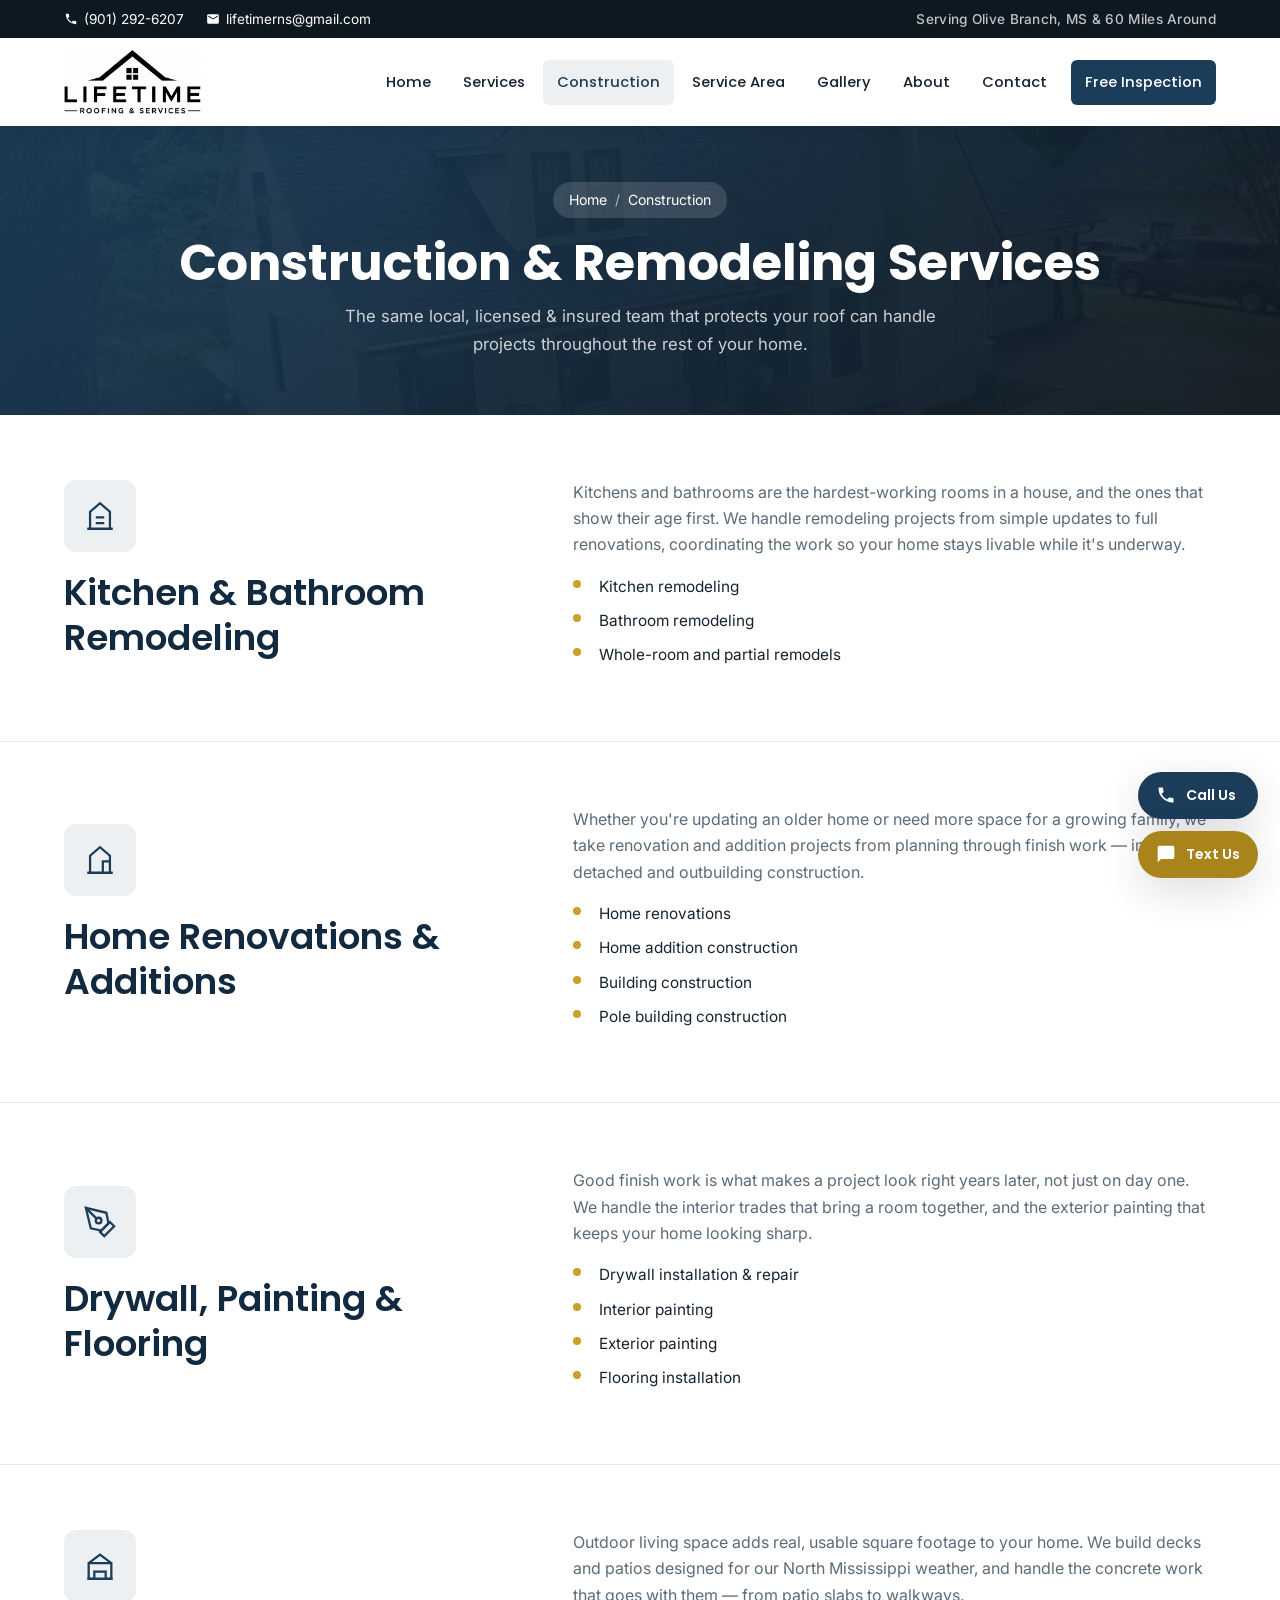
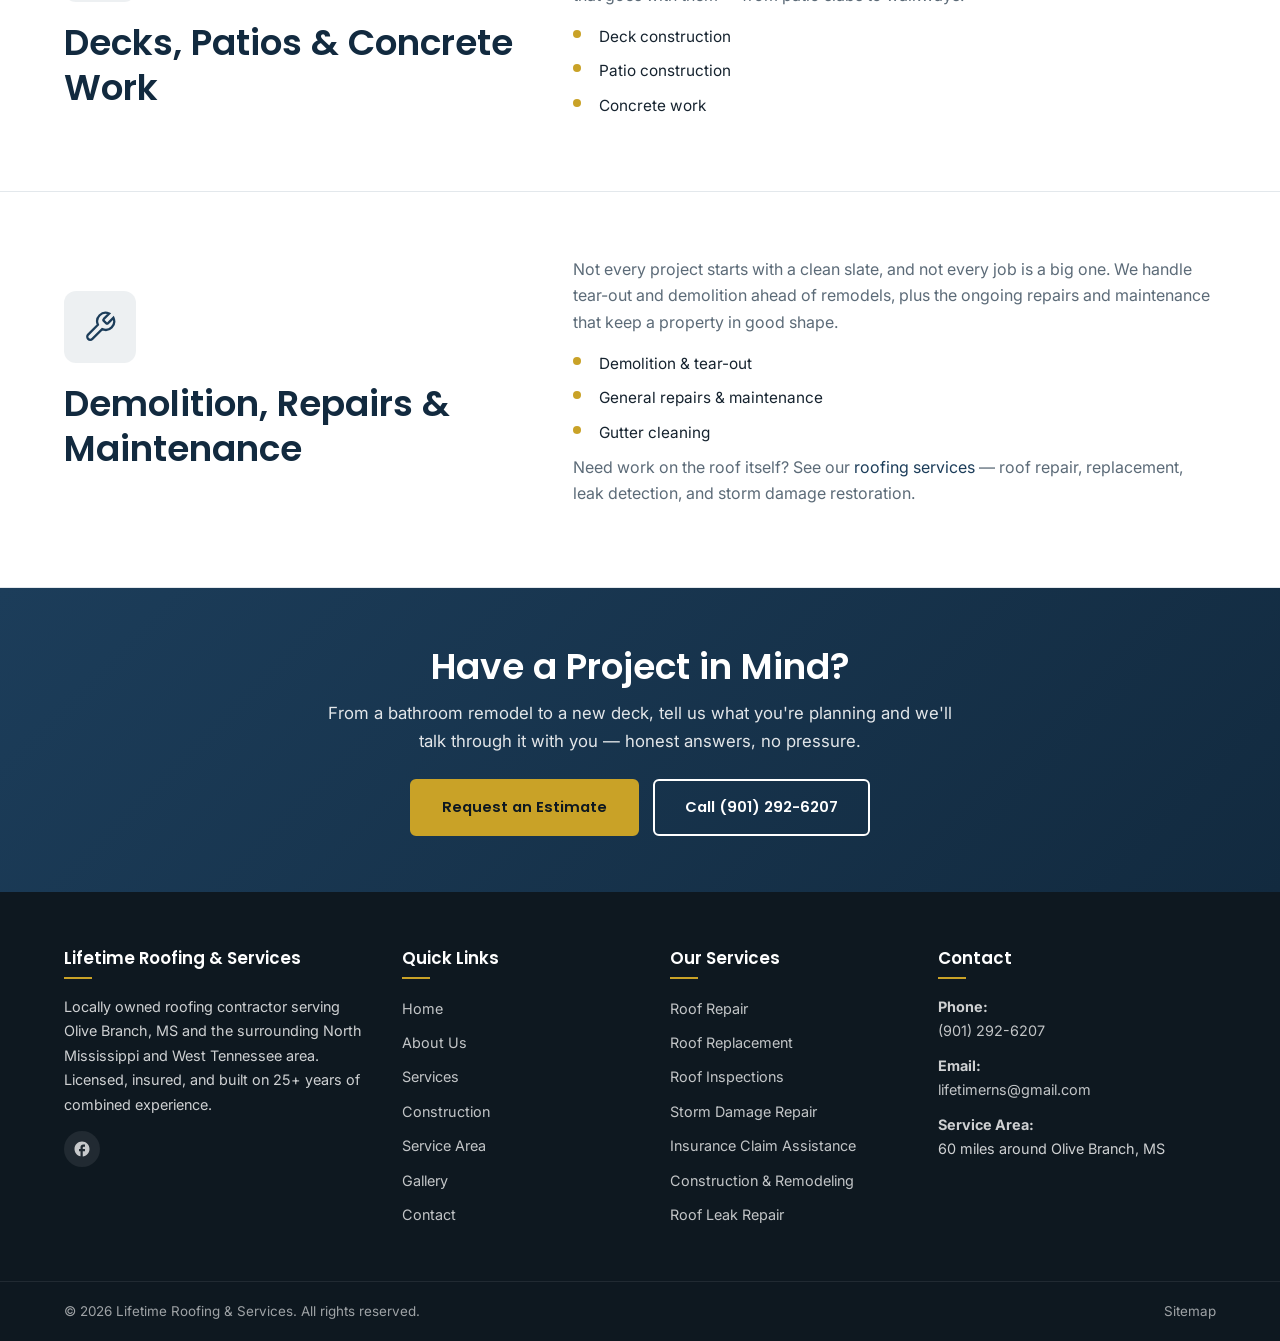
<file: construction.html>
<!DOCTYPE html>
<html lang="en">
<head>
    <meta charset="UTF-8">
    <meta name="viewport" content="width=device-width, initial-scale=1.0">
    <title>Construction &amp; Remodeling in Olive Branch, MS | Lifetime Roofing &amp; Services</title>
    <meta name="description" content="Kitchen & bathroom remodeling, home renovations, additions, decks, patios, concrete work, drywall, painting & flooring in Olive Branch, MS and surrounding areas. Call (901) 292-6207.">
    <meta name="robots" content="index, follow">
    <meta property="og:title" content="Construction & Remodeling Services | Lifetime Roofing & Services">
    <meta property="og:description" content="Kitchen & bathroom remodeling, home renovations, additions, decks, patios, concrete work, drywall, painting & flooring in Olive Branch, MS and surrounding areas.">
    <meta property="og:type" content="website">
    <meta property="og:url" content="https://lifetimeroofingnservices.com/construction.html">
    <link rel="canonical" href="https://lifetimeroofingnservices.com/construction.html">
    <link rel="preconnect" href="https://fonts.googleapis.com">
    <link rel="preconnect" href="https://fonts.gstatic.com" crossorigin>
    <link href="https://fonts.googleapis.com/css2?family=Poppins:wght@500;600;700&family=Inter:wght@400;500;600&display=swap" rel="stylesheet">
    <link rel="icon" type="image/png" sizes="32x32" href="images/favicon-32.png">
    <link rel="apple-touch-icon" href="images/favicon-180.png">
    <link rel="stylesheet" href="css/style.css">
    <script type="application/ld+json">
    {
        "@context": "https://schema.org",
        "@type": "BreadcrumbList",
        "itemListElement": [
            {"@type": "ListItem", "position": 1, "name": "Home", "item": "https://lifetimeroofingnservices.com/"},
            {"@type": "ListItem", "position": 2, "name": "Construction", "item": "https://lifetimeroofingnservices.com/construction.html"}
        ]
    }
    </script>
    <script type="application/ld+json">
    {
        "@context": "https://schema.org",
        "@graph": [
            {"@type": "Service", "serviceType": "Kitchen Remodeling", "name": "Kitchen Remodeling", "provider": {"@type": "GeneralContractor", "name": "Lifetime Roofing & Services"}, "areaServed": "North Mississippi & West Tennessee"},
            {"@type": "Service", "serviceType": "Bathroom Remodeling", "name": "Bathroom Remodeling", "provider": {"@type": "GeneralContractor", "name": "Lifetime Roofing & Services"}, "areaServed": "North Mississippi & West Tennessee"},
            {"@type": "Service", "serviceType": "Home Renovation", "name": "Home Renovations & Additions", "provider": {"@type": "GeneralContractor", "name": "Lifetime Roofing & Services"}, "areaServed": "North Mississippi & West Tennessee"},
            {"@type": "Service", "serviceType": "Interior Finishing", "name": "Drywall, Painting & Flooring", "provider": {"@type": "GeneralContractor", "name": "Lifetime Roofing & Services"}, "areaServed": "North Mississippi & West Tennessee"},
            {"@type": "Service", "serviceType": "Deck and Patio Construction", "name": "Decks, Patios & Concrete Work", "provider": {"@type": "GeneralContractor", "name": "Lifetime Roofing & Services"}, "areaServed": "North Mississippi & West Tennessee"},
            {"@type": "Service", "serviceType": "Demolition and Property Maintenance", "name": "Demolition, Repairs & Maintenance", "provider": {"@type": "GeneralContractor", "name": "Lifetime Roofing & Services"}, "areaServed": "North Mississippi & West Tennessee"}
        ]
    }
    </script>
</head>
<body>

    <div class="top-bar">
        <div class="container top-bar-inner">
            <div class="top-bar-left">
                <a href="tel:+19012926207" class="top-link"><svg width="14" height="14" viewBox="0 0 24 24" fill="currentColor"><path d="M20 15.5c-1.25 0-2.45-.2-3.57-.57a1 1 0 0 0-1.02.24l-2.2 2.2a15.07 15.07 0 0 1-6.59-6.59l2.2-2.2a1 1 0 0 0 .25-1.02A11.36 11.36 0 0 1 8.5 4a1 1 0 0 0-1-1H4a1 1 0 0 0-1 1 17 17 0 0 0 17 17 1 1 0 0 0 1-1v-3.5a1 1 0 0 0-1-1z"/></svg> (901) 292-6207</a>
                <a href="mailto:lifetimerns@gmail.com" class="top-link"><svg width="14" height="14" viewBox="0 0 24 24" fill="currentColor"><path d="M20 4H4a2 2 0 0 0-2 2v12a2 2 0 0 0 2 2h16a2 2 0 0 0 2-2V6a2 2 0 0 0-2-2zm0 4-8 5-8-5V6l8 5 8-5v2z"/></svg> lifetimerns@gmail.com</a>
            </div>
            <div class="top-bar-right">Serving Olive Branch, MS &amp; 60 Miles Around</div>
        </div>
    </div>

    <header class="main-header" id="mainHeader">
        <div class="container header-inner">
            <a href="index.html" class="logo">
                <img src="images/logo.png" alt="Lifetime Roofing & Services logo" class="logo-img">
            </a>
            <nav class="main-nav" id="mainNav">
                <ul>
                    <li><a href="index.html">Home</a></li>
                    <li><a href="services.html">Services</a></li>
                    <li><a href="construction.html" class="active">Construction</a></li>
                    <li><a href="service-area.html">Service Area</a></li>
                    <li><a href="gallery.html">Gallery</a></li>
                    <li><a href="about.html">About</a></li>
                    <li><a href="contact.html">Contact</a></li>
                    <li><a href="contact.html" class="nav-cta">Free Inspection</a></li>
                </ul>
            </nav>
            <button class="mobile-toggle" id="mobileToggle" aria-label="Toggle Menu">
                <span></span><span></span><span></span>
            </button>
        </div>
    </header>

    <section class="sub-hero">
        <div class="container">
            <div class="breadcrumbs"><a href="index.html">Home</a><span class="sep">/</span><span>Construction</span></div>
            <h1>Construction &amp; Remodeling Services</h1>
            <p>The same local, licensed &amp; insured team that protects your roof can handle projects throughout the rest of your home.</p>
        </div>
    </section>

    <section class="service-detail" id="remodeling">
        <div class="container service-detail-grid">
            <div>
                <div class="service-detail-icon"><svg width="34" height="34" viewBox="0 0 24 24" fill="none" stroke="currentColor" stroke-width="1.6"><path d="M3 21h18M5 21V9l7-6 7 6v12M9 13h6M9 17h6"/></svg></div>
                <h2>Kitchen &amp; Bathroom Remodeling</h2>
            </div>
            <div>
                <p>Kitchens and bathrooms are the hardest-working rooms in a house, and the ones that show their age first. We handle remodeling projects from simple updates to full renovations, coordinating the work so your home stays livable while it's underway.</p>
                <ul>
                    <li>Kitchen remodeling</li>
                    <li>Bathroom remodeling</li>
                    <li>Whole-room and partial remodels</li>
                </ul>
            </div>
        </div>
    </section>

    <section class="service-detail" id="renovations">
        <div class="container service-detail-grid">
            <div>
                <div class="service-detail-icon"><svg width="34" height="34" viewBox="0 0 24 24" fill="none" stroke="currentColor" stroke-width="1.6"><path d="M3 21h18M5 21V9l7-6 7 6v12M14 21v-8h5v8"/></svg></div>
                <h2>Home Renovations &amp; Additions</h2>
            </div>
            <div>
                <p>Whether you're updating an older home or need more space for a growing family, we take renovation and addition projects from planning through finish work — including detached and outbuilding construction.</p>
                <ul>
                    <li>Home renovations</li>
                    <li>Home addition construction</li>
                    <li>Building construction</li>
                    <li>Pole building construction</li>
                </ul>
            </div>
        </div>
    </section>

    <section class="service-detail" id="interior">
        <div class="container service-detail-grid">
            <div>
                <div class="service-detail-icon"><svg width="34" height="34" viewBox="0 0 24 24" fill="none" stroke="currentColor" stroke-width="1.6"><path d="M12 19l7-7 3 3-7 7-3-3z"/><path d="M18 13l-1.5-7.5L2 2l3.5 14.5L13 18l5-5z"/><path d="M2 2l7.586 7.586"/><circle cx="11" cy="11" r="2"/></svg></div>
                <h2>Drywall, Painting &amp; Flooring</h2>
            </div>
            <div>
                <p>Good finish work is what makes a project look right years later, not just on day one. We handle the interior trades that bring a room together, and the exterior painting that keeps your home looking sharp.</p>
                <ul>
                    <li>Drywall installation &amp; repair</li>
                    <li>Interior painting</li>
                    <li>Exterior painting</li>
                    <li>Flooring installation</li>
                </ul>
            </div>
        </div>
    </section>

    <section class="service-detail" id="outdoor">
        <div class="container service-detail-grid">
            <div>
                <div class="service-detail-icon"><svg width="34" height="34" viewBox="0 0 24 24" fill="none" stroke="currentColor" stroke-width="1.6"><path d="M3 21h18M4 21V10h16v11M4 10l8-6 8 6M8 21v-5h8v5"/></svg></div>
                <h2>Decks, Patios &amp; Concrete Work</h2>
            </div>
            <div>
                <p>Outdoor living space adds real, usable square footage to your home. We build decks and patios designed for our North Mississippi weather, and handle the concrete work that goes with them — from patio slabs to walkways.</p>
                <ul>
                    <li>Deck construction</li>
                    <li>Patio construction</li>
                    <li>Concrete work</li>
                </ul>
            </div>
        </div>
    </section>

    <section class="service-detail" id="maintenance">
        <div class="container service-detail-grid">
            <div>
                <div class="service-detail-icon"><svg width="34" height="34" viewBox="0 0 24 24" fill="none" stroke="currentColor" stroke-width="1.6"><path d="M14.7 6.3a1 1 0 0 0 0 1.4l1.6 1.6a1 1 0 0 0 1.4 0l3.77-3.77a6 6 0 0 1-7.94 7.94l-6.91 6.91a2.12 2.12 0 0 1-3-3l6.91-6.91a6 6 0 0 1 7.94-7.94l-3.76 3.76z"/></svg></div>
                <h2>Demolition, Repairs &amp; Maintenance</h2>
            </div>
            <div>
                <p>Not every project starts with a clean slate, and not every job is a big one. We handle tear-out and demolition ahead of remodels, plus the ongoing repairs and maintenance that keep a property in good shape.</p>
                <ul>
                    <li>Demolition &amp; tear-out</li>
                    <li>General repairs &amp; maintenance</li>
                    <li>Gutter cleaning</li>
                </ul>
                <p>Need work on the roof itself? See our <a href="services.html">roofing services</a> — roof repair, replacement, leak detection, and storm damage restoration.</p>
            </div>
        </div>
    </section>

    <section class="cta-banner">
        <div class="container">
            <h2>Have a Project in Mind?</h2>
            <p>From a bathroom remodel to a new deck, tell us what you're planning and we'll talk through it with you — honest answers, no pressure.</p>
            <div class="cta-buttons">
                <a href="contact.html" class="btn btn-primary">Request an Estimate</a>
                <a href="tel:+19012926207" class="btn btn-outline">Call (901) 292-6207</a>
            </div>
        </div>
    </section>

    <footer class="main-footer">
        <div class="container footer-grid">
            <div class="footer-col">
                <h4>Lifetime Roofing &amp; Services</h4>
                <p>Locally owned roofing contractor serving Olive Branch, MS and the surrounding North Mississippi and West Tennessee area. Licensed, insured, and built on 25+ years of combined experience.</p>
                <div class="footer-social">
                    <a href="https://www.facebook.com/profile.php?id=61560986921436" aria-label="Facebook" target="_blank" rel="noopener">
                        <svg width="18" height="18" viewBox="0 0 24 24" fill="currentColor"><path d="M22 12c0-5.52-4.48-10-10-10S2 6.48 2 12c0 4.84 3.44 8.87 8 9.8V15H8v-3h2V9.5C10 7.57 11.57 6 13.5 6H16v3h-2c-.55 0-1 .45-1 1v2h3v3h-3v6.95c5.05-.5 9-4.76 9-9.95z"/></svg>
                    </a>
                </div>
            </div>
            <div class="footer-col">
                <h4>Quick Links</h4>
                <ul>
                    <li><a href="index.html">Home</a></li>
                    <li><a href="about.html">About Us</a></li>
                    <li><a href="services.html">Services</a></li>
                    <li><a href="construction.html">Construction</a></li>
                    <li><a href="service-area.html">Service Area</a></li>
                    <li><a href="gallery.html">Gallery</a></li>
                    <li><a href="contact.html">Contact</a></li>
                </ul>
            </div>
            <div class="footer-col">
                <h4>Our Services</h4>
                <ul>
                    <li><a href="roof-repair-olive-branch-ms.html">Roof Repair</a></li>
                    <li><a href="roof-replacement-olive-branch-ms.html">Roof Replacement</a></li>
                    <li><a href="roof-inspection-olive-branch-ms.html">Roof Inspections</a></li>
                    <li><a href="storm-damage-roof-repair-olive-branch-ms.html">Storm Damage Repair</a></li>
                    <li><a href="services.html#insurance">Insurance Claim Assistance</a></li>
                    <li><a href="construction.html">Construction &amp; Remodeling</a></li>
                    <li><a href="roof-leak-repair-olive-branch-ms.html">Roof Leak Repair</a></li>
                </ul>
            </div>
            <div class="footer-col">
                <h4>Contact</h4>
                <p><strong>Phone:</strong><br><a href="tel:+19012926207">(901) 292-6207</a></p>
                <p><strong>Email:</strong><br><a href="mailto:lifetimerns@gmail.com">lifetimerns@gmail.com</a></p>
                <p><strong>Service Area:</strong><br>60 miles around Olive Branch, MS</p>
            </div>
        </div>
        <div class="footer-bottom">
            <div class="container footer-bottom-inner">
                <p>&copy; <span id="year">2026</span> Lifetime Roofing &amp; Services. All rights reserved.</p>
                <ul>
                    <li><a href="sitemap.xml">Sitemap</a></li>
                </ul>
            </div>
        </div>
    </footer>

    <div class="fab-container">
        <a href="tel:+19012926207" class="fab fab-call" aria-label="Call Us">
            <svg width="20" height="20" viewBox="0 0 24 24" fill="currentColor"><path d="M20 15.5c-1.25 0-2.45-.2-3.57-.57a1 1 0 0 0-1.02.24l-2.2 2.2a15.07 15.07 0 0 1-6.59-6.59l2.2-2.2a1 1 0 0 0 .25-1.02A11.36 11.36 0 0 1 8.5 4a1 1 0 0 0-1-1H4a1 1 0 0 0-1 1 17 17 0 0 0 17 17 1 1 0 0 0 1-1v-3.5a1 1 0 0 0-1-1z"/></svg>
            <span>Call Us</span>
        </a>
        <a href="sms:+19012926207" class="fab fab-text" aria-label="Text Us">
            <svg width="20" height="20" viewBox="0 0 24 24" fill="currentColor"><path d="M20 2H4a2 2 0 0 0-2 2v18l4-4h14a2 2 0 0 0 2-2V4a2 2 0 0 0-2-2z"/></svg>
            <span>Text Us</span>
        </a>
    </div>

    <script src="js/script.js"></script>
</body>
</html>
</file>
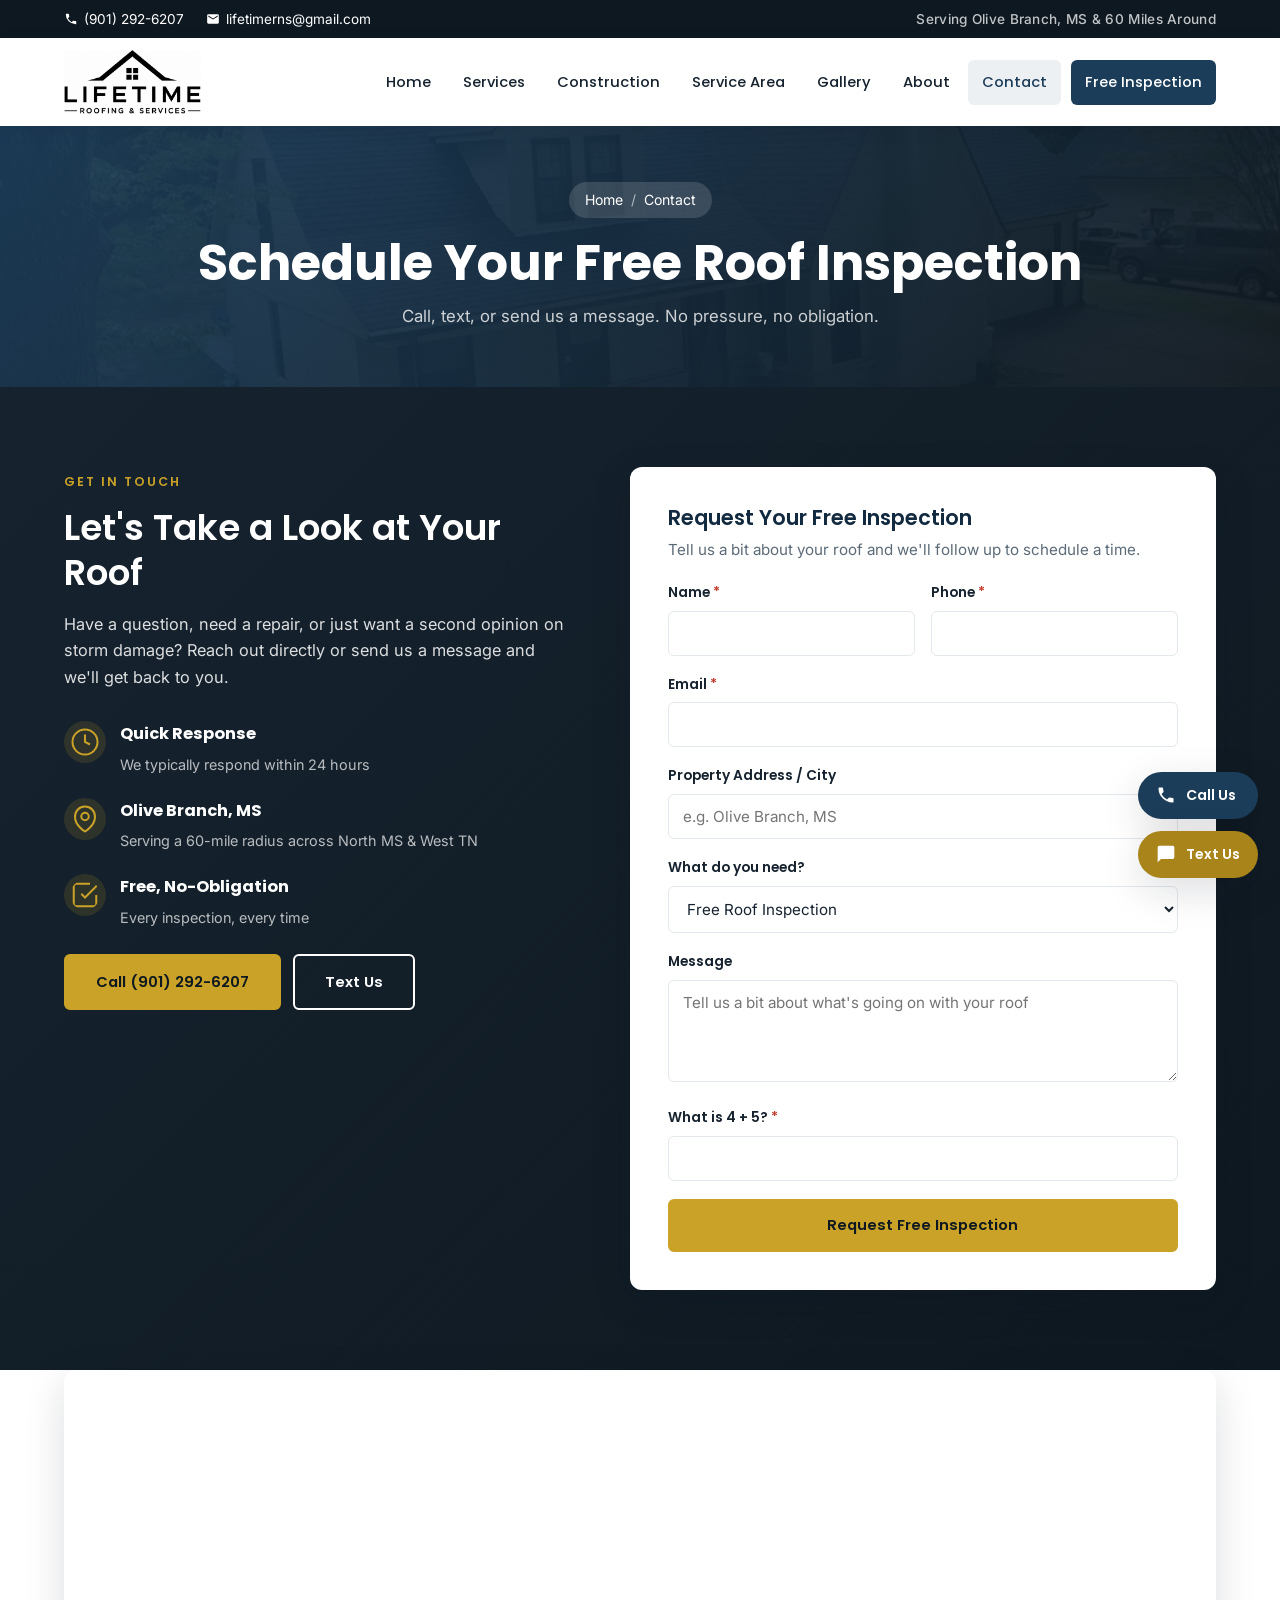
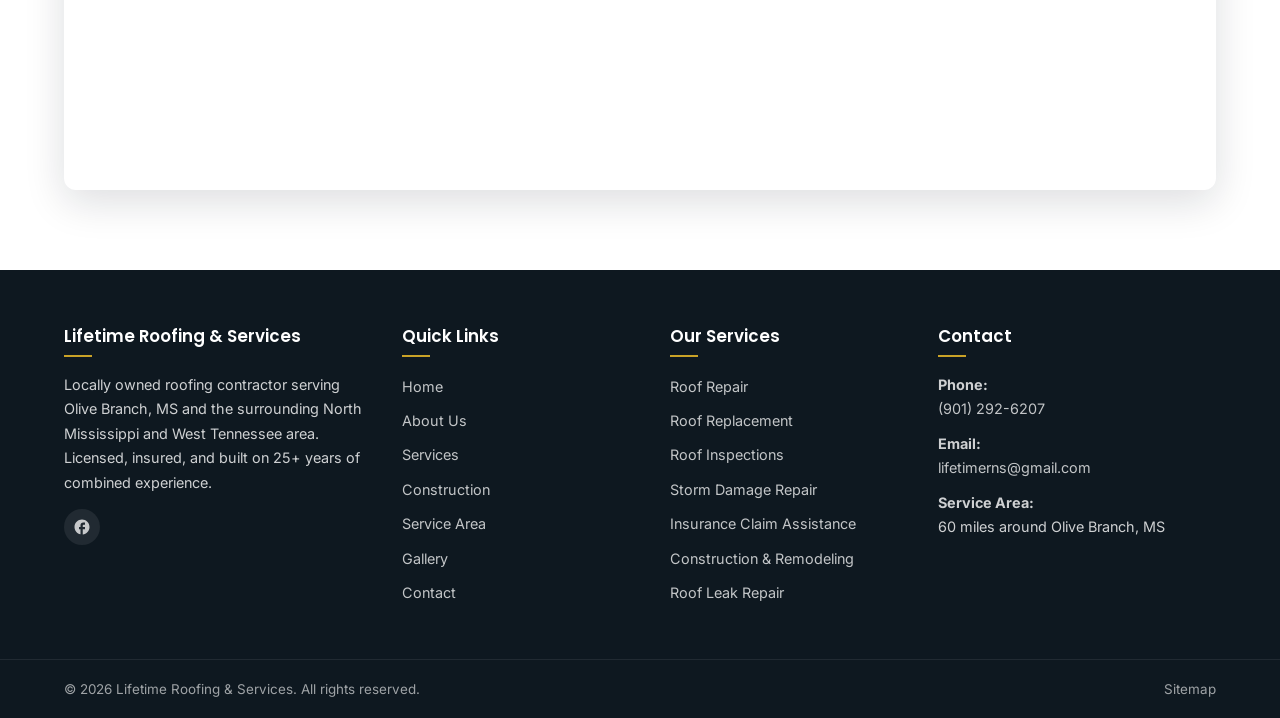
<file: contact.html>
<!DOCTYPE html>
<html lang="en">
<head>
    <meta charset="UTF-8">
    <meta name="viewport" content="width=device-width, initial-scale=1.0">
    <title>Contact Us – Free Roof Inspection | Lifetime Roofing &amp; Services</title>
    <meta name="description" content="Schedule your free, no-obligation roof inspection with Lifetime Roofing & Services. Call or text (901) 292-6207, or send us a message online.">
    <meta name="robots" content="index, follow">
    <meta property="og:title" content="Contact Lifetime Roofing & Services">
    <meta property="og:description" content="Schedule your free, no-obligation roof inspection today. Call or text (901) 292-6207.">
    <meta property="og:type" content="website">
    <meta property="og:url" content="https://lifetimeroofingnservices.com/contact.html">
    <link rel="canonical" href="https://lifetimeroofingnservices.com/contact.html">
    <link rel="preconnect" href="https://fonts.googleapis.com">
    <link rel="preconnect" href="https://fonts.gstatic.com" crossorigin>
    <link href="https://fonts.googleapis.com/css2?family=Poppins:wght@500;600;700&family=Inter:wght@400;500;600&display=swap" rel="stylesheet">
    <link rel="icon" type="image/png" sizes="32x32" href="images/favicon-32.png">
    <link rel="apple-touch-icon" href="images/favicon-180.png">
    <link rel="stylesheet" href="css/style.css">
    <script type="application/ld+json">
    {
        "@context": "https://schema.org",
        "@type": "BreadcrumbList",
        "itemListElement": [
            {"@type": "ListItem", "position": 1, "name": "Home", "item": "https://lifetimeroofingnservices.com/"},
            {"@type": "ListItem", "position": 2, "name": "Contact", "item": "https://lifetimeroofingnservices.com/contact.html"}
        ]
    }
    </script>
</head>
<body>

    <div class="top-bar">
        <div class="container top-bar-inner">
            <div class="top-bar-left">
                <a href="tel:+19012926207" class="top-link"><svg width="14" height="14" viewBox="0 0 24 24" fill="currentColor"><path d="M20 15.5c-1.25 0-2.45-.2-3.57-.57a1 1 0 0 0-1.02.24l-2.2 2.2a15.07 15.07 0 0 1-6.59-6.59l2.2-2.2a1 1 0 0 0 .25-1.02A11.36 11.36 0 0 1 8.5 4a1 1 0 0 0-1-1H4a1 1 0 0 0-1 1 17 17 0 0 0 17 17 1 1 0 0 0 1-1v-3.5a1 1 0 0 0-1-1z"/></svg> (901) 292-6207</a>
                <a href="mailto:lifetimerns@gmail.com" class="top-link"><svg width="14" height="14" viewBox="0 0 24 24" fill="currentColor"><path d="M20 4H4a2 2 0 0 0-2 2v12a2 2 0 0 0 2 2h16a2 2 0 0 0 2-2V6a2 2 0 0 0-2-2zm0 4-8 5-8-5V6l8 5 8-5v2z"/></svg> lifetimerns@gmail.com</a>
            </div>
            <div class="top-bar-right">Serving Olive Branch, MS &amp; 60 Miles Around</div>
        </div>
    </div>

    <header class="main-header" id="mainHeader">
        <div class="container header-inner">
            <a href="index.html" class="logo">
                <img src="images/logo.png" alt="Lifetime Roofing & Services logo" class="logo-img">
            </a>
            <nav class="main-nav" id="mainNav">
                <ul>
                    <li><a href="index.html">Home</a></li>
                    <li><a href="services.html">Services</a></li>
                    <li><a href="construction.html">Construction</a></li>
                    <li><a href="service-area.html">Service Area</a></li>
                    <li><a href="gallery.html">Gallery</a></li>
                    <li><a href="about.html">About</a></li>
                    <li><a href="contact.html" class="active">Contact</a></li>
                    <li><a href="contact.html" class="nav-cta">Free Inspection</a></li>
                </ul>
            </nav>
            <button class="mobile-toggle" id="mobileToggle" aria-label="Toggle Menu">
                <span></span><span></span><span></span>
            </button>
        </div>
    </header>

    <section class="sub-hero">
        <div class="container">
            <div class="breadcrumbs"><a href="index.html">Home</a><span class="sep">/</span><span>Contact</span></div>
            <h1>Schedule Your Free Roof Inspection</h1>
            <p>Call, text, or send us a message. No pressure, no obligation.</p>
        </div>
    </section>

    <section class="contact">
        <div class="container contact-grid">
            <div class="contact-info">
                <span class="eyebrow light">Get In Touch</span>
                <h2>Let's Take a Look at Your Roof</h2>
                <p>Have a question, need a repair, or just want a second opinion on storm damage? Reach out directly or send us a message and we'll get back to you.</p>
                <div class="contact-features">
                    <div class="contact-feature">
                        <svg width="30" height="30" viewBox="0 0 24 24" fill="none" stroke="currentColor" stroke-width="1.6"><circle cx="12" cy="12" r="10"/><polyline points="12 6 12 12 16 14"/></svg>
                        <div><strong>Quick Response</strong><span>We typically respond within 24 hours</span></div>
                    </div>
                    <div class="contact-feature">
                        <svg width="30" height="30" viewBox="0 0 24 24" fill="none" stroke="currentColor" stroke-width="1.6"><path d="M12 22s-8-4.5-8-11.8A8 8 0 0 1 12 2a8 8 0 0 1 8 8.2c0 7.3-8 11.8-8 11.8z"/><circle cx="12" cy="10" r="3"/></svg>
                        <div><strong>Olive Branch, MS</strong><span>Serving a 60-mile radius across North MS &amp; West TN</span></div>
                    </div>
                    <div class="contact-feature">
                        <svg width="30" height="30" viewBox="0 0 24 24" fill="none" stroke="currentColor" stroke-width="1.6"><path d="M9 11l3 3L22 4"/><path d="M21 12v7a2 2 0 0 1-2 2H5a2 2 0 0 1-2-2V5a2 2 0 0 1 2-2h11"/></svg>
                        <div><strong>Free, No-Obligation</strong><span>Every inspection, every time</span></div>
                    </div>
                </div>
                <div style="display:flex; gap:12px; margin-top:24px; flex-wrap:wrap;">
                    <a href="tel:+19012926207" class="btn btn-primary">Call (901) 292-6207</a>
                    <a href="sms:+19012926207" class="btn" style="background:transparent; color:#fff; border:2px solid #fff;">Text Us</a>
                </div>
            </div>

            <div class="contact-form-wrapper">
                <h3 style="margin-bottom:6px; color: var(--primary-dark);">Request Your Free Inspection</h3>
                <p style="color: var(--gray); margin-bottom:20px; font-size:.95rem;">Tell us a bit about your roof and we'll follow up to schedule a time.</p>
                <form class="contact-form" id="contactForm" method="POST" action="https://formsubmit.co/lifetimerns@gmail.com">
                    <input type="hidden" name="_subject" value="New Inspection Request – Lifetime Roofing & Services">
                    <input type="hidden" name="_next" value="https://lifetimeroofingnservices.com/contact.html?sent=true">
                    <input type="hidden" name="_captcha" value="true">
                    <input type="text" name="_honey" style="display:none">
                    <div class="form-row">
                        <div class="form-group">
                            <label for="name">Name <span class="required">*</span></label>
                            <input type="text" id="name" name="name" required>
                        </div>
                        <div class="form-group">
                            <label for="phone">Phone <span class="required">*</span></label>
                            <input type="tel" id="phone" name="phone" required>
                        </div>
                    </div>
                    <div class="form-group">
                        <label for="email">Email <span class="required">*</span></label>
                        <input type="email" id="email" name="email" required>
                    </div>
                    <div class="form-group">
                        <label for="address">Property Address / City</label>
                        <input type="text" id="address" name="address" placeholder="e.g. Olive Branch, MS">
                    </div>
                    <div class="form-group">
                        <label for="service">What do you need?</label>
                        <select id="service" name="service">
                            <option value="Free Inspection">Free Roof Inspection</option>
                            <option value="Repair">Roof Repair</option>
                            <option value="Replacement">Full Roof Replacement</option>
                            <option value="Leak">Leak Detection</option>
                            <option value="Storm Damage">Storm Damage / Insurance Claim</option>
                            <option value="Other">Other</option>
                        </select>
                    </div>
                    <div class="form-group">
                        <label for="message">Message</label>
                        <textarea id="message" name="message" rows="4" placeholder="Tell us a bit about what's going on with your roof"></textarea>
                    </div>
                    <div class="form-group">
                        <label for="captcha">What is 4 + 5? <span class="required">*</span></label>
                        <input type="text" id="captcha" name="captcha" required>
                    </div>
                    <button type="submit" class="btn btn-primary btn-full">Request Free Inspection</button>
                </form>
            </div>
        </div>
    </section>

    <section class="welcome" style="padding-top:0;">
        <div class="container">
            <div class="area-map-wrap" style="min-height:360px;">
                <iframe src="https://www.google.com/maps?q=Olive+Branch,+MS&z=9&output=embed" loading="lazy" referrerpolicy="no-referrer-when-downgrade" title="Lifetime Roofing & Services service area map"></iframe>
            </div>
        </div>
    </section>

    <footer class="main-footer">
        <div class="container footer-grid">
            <div class="footer-col">
                <h4>Lifetime Roofing &amp; Services</h4>
                <p>Locally owned roofing contractor serving Olive Branch, MS and the surrounding North Mississippi and West Tennessee area. Licensed, insured, and built on 25+ years of combined experience.</p>
                <div class="footer-social">
                    <a href="https://www.facebook.com/profile.php?id=61560986921436" aria-label="Facebook" target="_blank" rel="noopener">
                        <svg width="18" height="18" viewBox="0 0 24 24" fill="currentColor"><path d="M22 12c0-5.52-4.48-10-10-10S2 6.48 2 12c0 4.84 3.44 8.87 8 9.8V15H8v-3h2V9.5C10 7.57 11.57 6 13.5 6H16v3h-2c-.55 0-1 .45-1 1v2h3v3h-3v6.95c5.05-.5 9-4.76 9-9.95z"/></svg>
                    </a>
                </div>
            </div>
            <div class="footer-col">
                <h4>Quick Links</h4>
                <ul>
                    <li><a href="index.html">Home</a></li>
                    <li><a href="about.html">About Us</a></li>
                    <li><a href="services.html">Services</a></li>
                    <li><a href="construction.html">Construction</a></li>
                    <li><a href="service-area.html">Service Area</a></li>
                    <li><a href="gallery.html">Gallery</a></li>
                    <li><a href="contact.html">Contact</a></li>
                </ul>
            </div>
            <div class="footer-col">
                <h4>Our Services</h4>
                <ul>
                    <li><a href="roof-repair-olive-branch-ms.html">Roof Repair</a></li>
                    <li><a href="roof-replacement-olive-branch-ms.html">Roof Replacement</a></li>
                    <li><a href="roof-inspection-olive-branch-ms.html">Roof Inspections</a></li>
                    <li><a href="storm-damage-roof-repair-olive-branch-ms.html">Storm Damage Repair</a></li>
                    <li><a href="services.html#insurance">Insurance Claim Assistance</a></li>
                    <li><a href="construction.html">Construction &amp; Remodeling</a></li>
                    <li><a href="roof-leak-repair-olive-branch-ms.html">Roof Leak Repair</a></li>
                </ul>
            </div>
            <div class="footer-col">
                <h4>Contact</h4>
                <p><strong>Phone:</strong><br><a href="tel:+19012926207">(901) 292-6207</a></p>
                <p><strong>Email:</strong><br><a href="mailto:lifetimerns@gmail.com">lifetimerns@gmail.com</a></p>
                <p><strong>Service Area:</strong><br>60 miles around Olive Branch, MS</p>
            </div>
        </div>
        <div class="footer-bottom">
            <div class="container footer-bottom-inner">
                <p>&copy; <span id="year">2026</span> Lifetime Roofing &amp; Services. All rights reserved.</p>
                <ul>
                    <li><a href="sitemap.xml">Sitemap</a></li>
                </ul>
            </div>
        </div>
    </footer>

    <div class="fab-container">
        <a href="tel:+19012926207" class="fab fab-call" aria-label="Call Us">
            <svg width="20" height="20" viewBox="0 0 24 24" fill="currentColor"><path d="M20 15.5c-1.25 0-2.45-.2-3.57-.57a1 1 0 0 0-1.02.24l-2.2 2.2a15.07 15.07 0 0 1-6.59-6.59l2.2-2.2a1 1 0 0 0 .25-1.02A11.36 11.36 0 0 1 8.5 4a1 1 0 0 0-1-1H4a1 1 0 0 0-1 1 17 17 0 0 0 17 17 1 1 0 0 0 1-1v-3.5a1 1 0 0 0-1-1z"/></svg>
            <span>Call Us</span>
        </a>
        <a href="sms:+19012926207" class="fab fab-text" aria-label="Text Us">
            <svg width="20" height="20" viewBox="0 0 24 24" fill="currentColor"><path d="M20 2H4a2 2 0 0 0-2 2v18l4-4h14a2 2 0 0 0 2-2V4a2 2 0 0 0-2-2z"/></svg>
            <span>Text Us</span>
        </a>
    </div>

    <script src="js/script.js"></script>
</body>
</html>
</file>
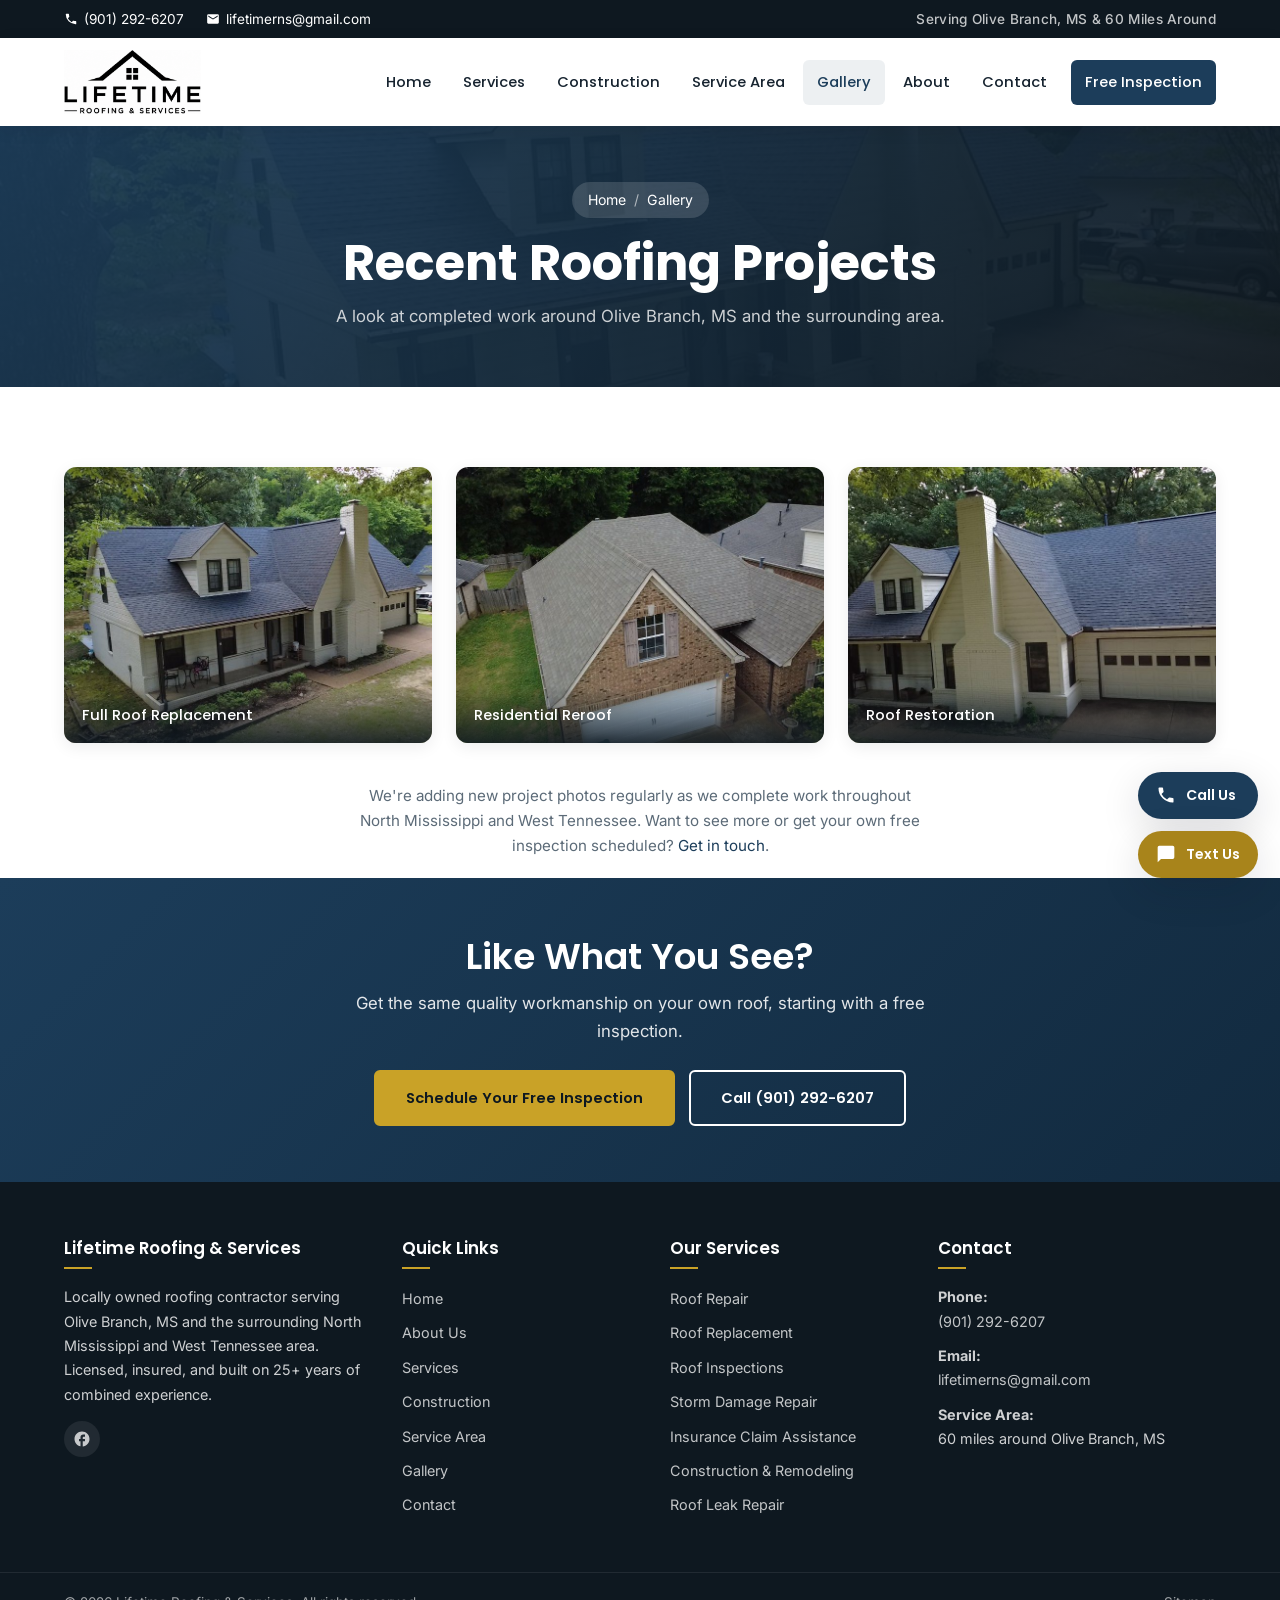
<file: gallery.html>
<!DOCTYPE html>
<html lang="en">
<head>
    <meta charset="UTF-8">
    <meta name="viewport" content="width=device-width, initial-scale=1.0">
    <title>Roofing Project Gallery | Lifetime Roofing &amp; Services</title>
    <meta name="description" content="See recent roofing projects from Lifetime Roofing & Services in Olive Branch, MS and the surrounding North Mississippi & West Tennessee area.">
    <meta name="robots" content="index, follow">
    <meta property="og:title" content="Project Gallery | Lifetime Roofing & Services">
    <meta property="og:description" content="Recent roofing projects from Lifetime Roofing & Services in Olive Branch, MS and surrounding areas.">
    <meta property="og:type" content="website">
    <meta property="og:url" content="https://lifetimeroofingnservices.com/gallery.html">
    <link rel="canonical" href="https://lifetimeroofingnservices.com/gallery.html">
    <link rel="preconnect" href="https://fonts.googleapis.com">
    <link rel="preconnect" href="https://fonts.gstatic.com" crossorigin>
    <link href="https://fonts.googleapis.com/css2?family=Poppins:wght@500;600;700&family=Inter:wght@400;500;600&display=swap" rel="stylesheet">
    <link rel="icon" type="image/png" sizes="32x32" href="images/favicon-32.png">
    <link rel="apple-touch-icon" href="images/favicon-180.png">
    <link rel="stylesheet" href="css/style.css">
    <script type="application/ld+json">
    {
        "@context": "https://schema.org",
        "@type": "BreadcrumbList",
        "itemListElement": [
            {"@type": "ListItem", "position": 1, "name": "Home", "item": "https://lifetimeroofingnservices.com/"},
            {"@type": "ListItem", "position": 2, "name": "Gallery", "item": "https://lifetimeroofingnservices.com/gallery.html"}
        ]
    }
    </script>
</head>
<body>

    <div class="top-bar">
        <div class="container top-bar-inner">
            <div class="top-bar-left">
                <a href="tel:+19012926207" class="top-link"><svg width="14" height="14" viewBox="0 0 24 24" fill="currentColor"><path d="M20 15.5c-1.25 0-2.45-.2-3.57-.57a1 1 0 0 0-1.02.24l-2.2 2.2a15.07 15.07 0 0 1-6.59-6.59l2.2-2.2a1 1 0 0 0 .25-1.02A11.36 11.36 0 0 1 8.5 4a1 1 0 0 0-1-1H4a1 1 0 0 0-1 1 17 17 0 0 0 17 17 1 1 0 0 0 1-1v-3.5a1 1 0 0 0-1-1z"/></svg> (901) 292-6207</a>
                <a href="mailto:lifetimerns@gmail.com" class="top-link"><svg width="14" height="14" viewBox="0 0 24 24" fill="currentColor"><path d="M20 4H4a2 2 0 0 0-2 2v12a2 2 0 0 0 2 2h16a2 2 0 0 0 2-2V6a2 2 0 0 0-2-2zm0 4-8 5-8-5V6l8 5 8-5v2z"/></svg> lifetimerns@gmail.com</a>
            </div>
            <div class="top-bar-right">Serving Olive Branch, MS &amp; 60 Miles Around</div>
        </div>
    </div>

    <header class="main-header" id="mainHeader">
        <div class="container header-inner">
            <a href="index.html" class="logo">
                <img src="images/logo.png" alt="Lifetime Roofing & Services logo" class="logo-img">
            </a>
            <nav class="main-nav" id="mainNav">
                <ul>
                    <li><a href="index.html">Home</a></li>
                    <li><a href="services.html">Services</a></li>
                    <li><a href="construction.html">Construction</a></li>
                    <li><a href="service-area.html">Service Area</a></li>
                    <li><a href="gallery.html" class="active">Gallery</a></li>
                    <li><a href="about.html">About</a></li>
                    <li><a href="contact.html">Contact</a></li>
                    <li><a href="contact.html" class="nav-cta">Free Inspection</a></li>
                </ul>
            </nav>
            <button class="mobile-toggle" id="mobileToggle" aria-label="Toggle Menu">
                <span></span><span></span><span></span>
            </button>
        </div>
    </header>

    <section class="sub-hero">
        <div class="container">
            <div class="breadcrumbs"><a href="index.html">Home</a><span class="sep">/</span><span>Gallery</span></div>
            <h1>Recent Roofing Projects</h1>
            <p>A look at completed work around Olive Branch, MS and the surrounding area.</p>
        </div>
    </section>

    <section class="welcome" style="padding-bottom: 20px;">
        <div class="container">
            <div class="gallery-grid">
                <div class="gallery-item">
                    <img src="images/roof-project-1.jpg" alt="Completed asphalt shingle roof replacement near Olive Branch, MS" loading="lazy">
                    <div class="gallery-caption">Full Roof Replacement</div>
                </div>
                <div class="gallery-item">
                    <img src="images/roof-project-2.jpg" alt="Finished residential roofing project in North Mississippi" loading="lazy">
                    <div class="gallery-caption">Residential Reroof</div>
                </div>
                <div class="gallery-item">
                    <img src="images/roof-project-3.jpg" alt="Completed roof restoration on a home in the Olive Branch area" loading="lazy">
                    <div class="gallery-caption">Roof Restoration</div>
                </div>
            </div>
            <p class="gallery-note">We're adding new project photos regularly as we complete work throughout North Mississippi and West Tennessee. Want to see more or get your own free inspection scheduled? <a href="contact.html">Get in touch</a>.</p>
        </div>
    </section>

    <section class="cta-banner">
        <div class="container">
            <h2>Like What You See?</h2>
            <p>Get the same quality workmanship on your own roof, starting with a free inspection.</p>
            <div class="cta-buttons">
                <a href="contact.html" class="btn btn-primary">Schedule Your Free Inspection</a>
                <a href="tel:+19012926207" class="btn btn-outline">Call (901) 292-6207</a>
            </div>
        </div>
    </section>

    <footer class="main-footer">
        <div class="container footer-grid">
            <div class="footer-col">
                <h4>Lifetime Roofing &amp; Services</h4>
                <p>Locally owned roofing contractor serving Olive Branch, MS and the surrounding North Mississippi and West Tennessee area. Licensed, insured, and built on 25+ years of combined experience.</p>
                <div class="footer-social">
                    <a href="https://www.facebook.com/profile.php?id=61560986921436" aria-label="Facebook" target="_blank" rel="noopener">
                        <svg width="18" height="18" viewBox="0 0 24 24" fill="currentColor"><path d="M22 12c0-5.52-4.48-10-10-10S2 6.48 2 12c0 4.84 3.44 8.87 8 9.8V15H8v-3h2V9.5C10 7.57 11.57 6 13.5 6H16v3h-2c-.55 0-1 .45-1 1v2h3v3h-3v6.95c5.05-.5 9-4.76 9-9.95z"/></svg>
                    </a>
                </div>
            </div>
            <div class="footer-col">
                <h4>Quick Links</h4>
                <ul>
                    <li><a href="index.html">Home</a></li>
                    <li><a href="about.html">About Us</a></li>
                    <li><a href="services.html">Services</a></li>
                    <li><a href="construction.html">Construction</a></li>
                    <li><a href="service-area.html">Service Area</a></li>
                    <li><a href="gallery.html">Gallery</a></li>
                    <li><a href="contact.html">Contact</a></li>
                </ul>
            </div>
            <div class="footer-col">
                <h4>Our Services</h4>
                <ul>
                    <li><a href="roof-repair-olive-branch-ms.html">Roof Repair</a></li>
                    <li><a href="roof-replacement-olive-branch-ms.html">Roof Replacement</a></li>
                    <li><a href="roof-inspection-olive-branch-ms.html">Roof Inspections</a></li>
                    <li><a href="storm-damage-roof-repair-olive-branch-ms.html">Storm Damage Repair</a></li>
                    <li><a href="services.html#insurance">Insurance Claim Assistance</a></li>
                    <li><a href="construction.html">Construction &amp; Remodeling</a></li>
                    <li><a href="roof-leak-repair-olive-branch-ms.html">Roof Leak Repair</a></li>
                </ul>
            </div>
            <div class="footer-col">
                <h4>Contact</h4>
                <p><strong>Phone:</strong><br><a href="tel:+19012926207">(901) 292-6207</a></p>
                <p><strong>Email:</strong><br><a href="mailto:lifetimerns@gmail.com">lifetimerns@gmail.com</a></p>
                <p><strong>Service Area:</strong><br>60 miles around Olive Branch, MS</p>
            </div>
        </div>
        <div class="footer-bottom">
            <div class="container footer-bottom-inner">
                <p>&copy; <span id="year">2026</span> Lifetime Roofing &amp; Services. All rights reserved.</p>
                <ul>
                    <li><a href="sitemap.xml">Sitemap</a></li>
                </ul>
            </div>
        </div>
    </footer>

    <div class="fab-container">
        <a href="tel:+19012926207" class="fab fab-call" aria-label="Call Us">
            <svg width="20" height="20" viewBox="0 0 24 24" fill="currentColor"><path d="M20 15.5c-1.25 0-2.45-.2-3.57-.57a1 1 0 0 0-1.02.24l-2.2 2.2a15.07 15.07 0 0 1-6.59-6.59l2.2-2.2a1 1 0 0 0 .25-1.02A11.36 11.36 0 0 1 8.5 4a1 1 0 0 0-1-1H4a1 1 0 0 0-1 1 17 17 0 0 0 17 17 1 1 0 0 0 1-1v-3.5a1 1 0 0 0-1-1z"/></svg>
            <span>Call Us</span>
        </a>
        <a href="sms:+19012926207" class="fab fab-text" aria-label="Text Us">
            <svg width="20" height="20" viewBox="0 0 24 24" fill="currentColor"><path d="M20 2H4a2 2 0 0 0-2 2v18l4-4h14a2 2 0 0 0 2-2V4a2 2 0 0 0-2-2z"/></svg>
            <span>Text Us</span>
        </a>
    </div>

    <script src="js/script.js"></script>
</body>
</html>
</file>
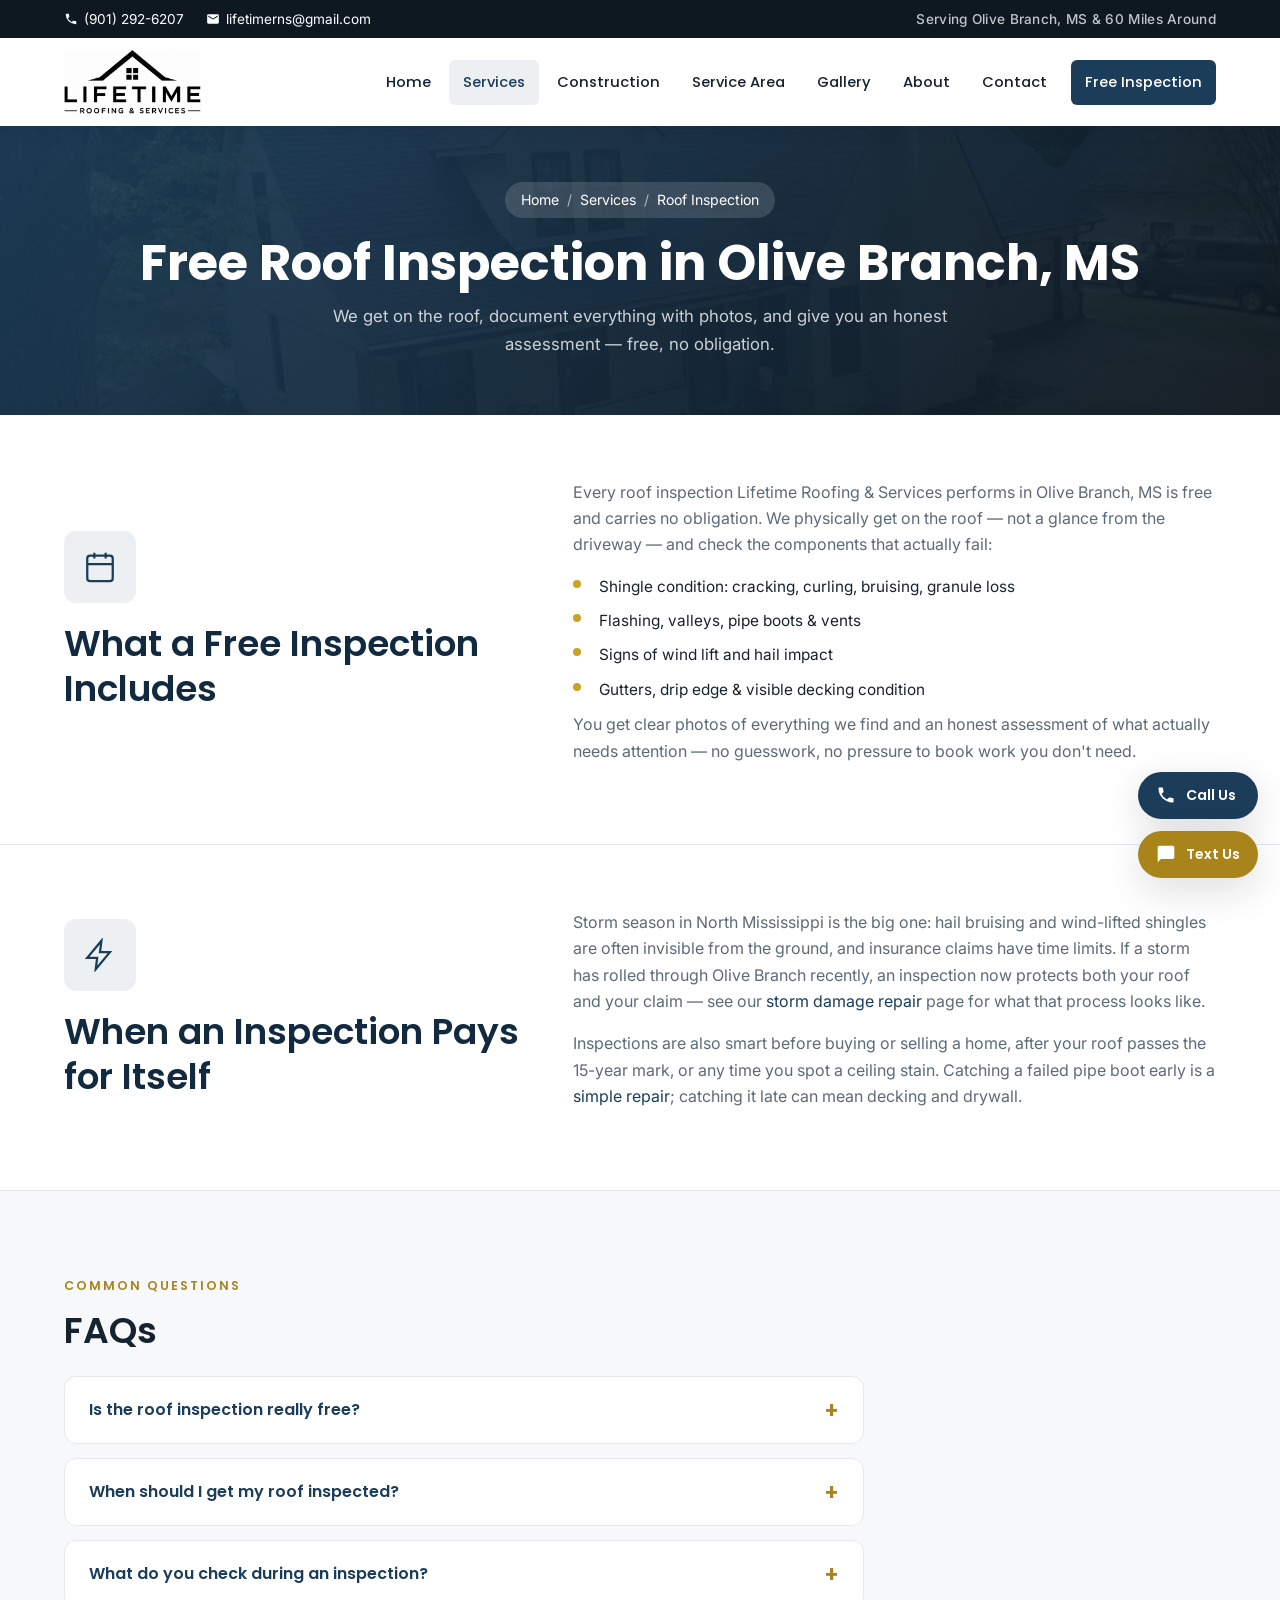
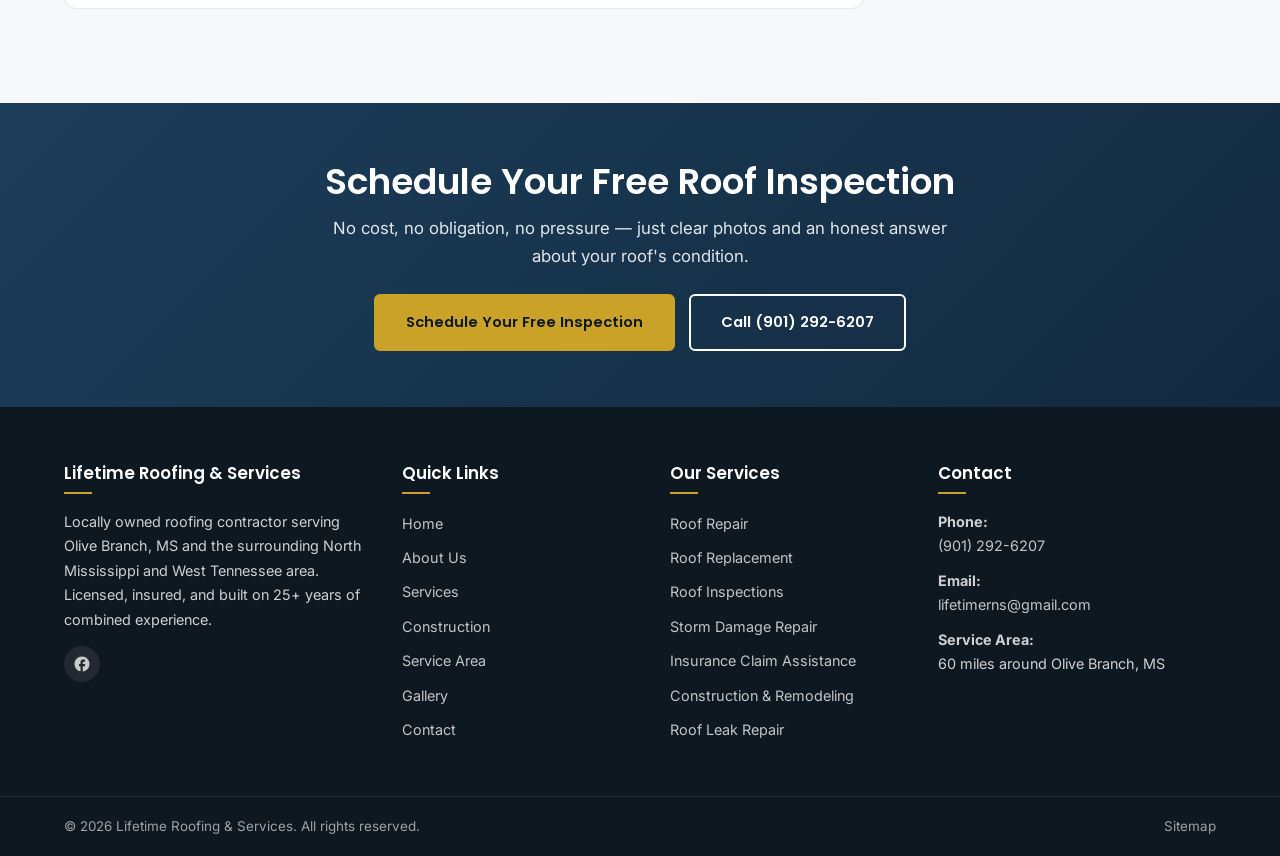
<file: roof-inspection-olive-branch-ms.html>
<!DOCTYPE html>
<html lang="en">
<head>
    <meta charset="UTF-8">
    <meta name="viewport" content="width=device-width, initial-scale=1.0">
    <title>Free Roof Inspection in Olive Branch, MS | Lifetime Roofing &amp; Services</title>
    <meta name="description" content="Free, no-obligation roof inspections in Olive Branch, MS with photo documentation — storm damage checks, pre-sale inspections & aging roof assessments. (901) 292-6207.">
    <meta name="robots" content="index, follow">
    <meta property="og:title" content="Free Roof Inspection in Olive Branch, MS">
    <meta property="og:description" content="Free, no-obligation roof inspections in Olive Branch, MS with photo documentation — storm damage checks, pre-sale inspections & aging roof assessments. (901) 292-6207.">
    <meta property="og:type" content="website">
    <meta property="og:url" content="https://lifetimeroofingnservices.com/roof-inspection-olive-branch-ms.html">
    <link rel="canonical" href="https://lifetimeroofingnservices.com/roof-inspection-olive-branch-ms.html">
    <link rel="preconnect" href="https://fonts.googleapis.com">
    <link rel="preconnect" href="https://fonts.gstatic.com" crossorigin>
    <link href="https://fonts.googleapis.com/css2?family=Poppins:wght@500;600;700&family=Inter:wght@400;500;600&display=swap" rel="stylesheet">
    <link rel="icon" type="image/png" sizes="32x32" href="images/favicon-32.png">
    <link rel="apple-touch-icon" href="images/favicon-180.png">
    <link rel="stylesheet" href="css/style.css">
    <script type="application/ld+json">
    {
    "@context": "https://schema.org",
    "@type": "BreadcrumbList",
    "itemListElement": [
        {
            "@type": "ListItem",
            "position": 1,
            "name": "Home",
            "item": "https://lifetimeroofingnservices.com/"
        },
        {
            "@type": "ListItem",
            "position": 2,
            "name": "Services",
            "item": "https://lifetimeroofingnservices.com/services.html"
        },
        {
            "@type": "ListItem",
            "position": 3,
            "name": "Roof Inspection",
            "item": "https://lifetimeroofingnservices.com/roof-inspection-olive-branch-ms.html"
        }
    ]
}
    </script>
    <script type="application/ld+json">
    {
    "@context": "https://schema.org",
    "@type": "Service",
    "serviceType": "Roof Inspection",
    "name": "Roof Inspection",
    "provider": {
        "@type": "RoofingContractor",
        "name": "Lifetime Roofing & Services",
        "telephone": "+19012926207",
        "url": "https://lifetimeroofingnservices.com/"
    },
    "areaServed": "Olive Branch, MS and surrounding North Mississippi & West Tennessee communities",
    "url": "https://lifetimeroofingnservices.com/roof-inspection-olive-branch-ms.html"
}
    </script>
    <script type="application/ld+json">
    {
    "@context": "https://schema.org",
    "@type": "FAQPage",
    "mainEntity": [
        {
            "@type": "Question",
            "name": "Is the roof inspection really free?",
            "acceptedAnswer": {
                "@type": "Answer",
                "text": "Yes \u2014 completely free and no-obligation. We inspect the roof, document what we find with photos, and explain it plainly. If nothing needs attention, we'll tell you that too."
            }
        },
        {
            "@type": "Question",
            "name": "When should I get my roof inspected?",
            "acceptedAnswer": {
                "@type": "Answer",
                "text": "After any major hail or wind storm, before buying or selling a home, if you see stains on interior ceilings, or if your roof is 15+ years old and hasn't been checked recently. Regular inspections catch small problems while they're still cheap to fix."
            }
        },
        {
            "@type": "Question",
            "name": "What do you check during an inspection?",
            "acceptedAnswer": {
                "@type": "Answer",
                "text": "Shingle condition, hail bruising and granule loss, flashing, pipe boots, vents, valleys, gutters, and visible decking issues \u2014 plus attic-side signs of leaks when accessible. Everything we find is photographed and walked through with you."
            }
        }
    ]
}
    </script>
</head>
<body>

    <div class="top-bar">
        <div class="container top-bar-inner">
            <div class="top-bar-left">
                <a href="tel:+19012926207" class="top-link"><svg width="14" height="14" viewBox="0 0 24 24" fill="currentColor"><path d="M20 15.5c-1.25 0-2.45-.2-3.57-.57a1 1 0 0 0-1.02.24l-2.2 2.2a15.07 15.07 0 0 1-6.59-6.59l2.2-2.2a1 1 0 0 0 .25-1.02A11.36 11.36 0 0 1 8.5 4a1 1 0 0 0-1-1H4a1 1 0 0 0-1 1 17 17 0 0 0 17 17 1 1 0 0 0 1-1v-3.5a1 1 0 0 0-1-1z"/></svg> (901) 292-6207</a>
                <a href="mailto:lifetimerns@gmail.com" class="top-link"><svg width="14" height="14" viewBox="0 0 24 24" fill="currentColor"><path d="M20 4H4a2 2 0 0 0-2 2v12a2 2 0 0 0 2 2h16a2 2 0 0 0 2-2V6a2 2 0 0 0-2-2zm0 4-8 5-8-5V6l8 5 8-5v2z"/></svg> lifetimerns@gmail.com</a>
            </div>
            <div class="top-bar-right">Serving Olive Branch, MS &amp; 60 Miles Around</div>
        </div>
    </div>

    <header class="main-header" id="mainHeader">
        <div class="container header-inner">
            <a href="index.html" class="logo">
                <img src="images/logo.png" alt="Lifetime Roofing & Services logo" class="logo-img">
            </a>
            <nav class="main-nav" id="mainNav">
                <ul>
                    <li><a href="index.html">Home</a></li>
                    <li><a href="services.html" class="active">Services</a></li>
                    <li><a href="construction.html">Construction</a></li>
                    <li><a href="service-area.html">Service Area</a></li>
                    <li><a href="gallery.html">Gallery</a></li>
                    <li><a href="about.html">About</a></li>
                    <li><a href="contact.html">Contact</a></li>
                    <li><a href="contact.html" class="nav-cta">Free Inspection</a></li>
                </ul>
            </nav>
            <button class="mobile-toggle" id="mobileToggle" aria-label="Toggle Menu">
                <span></span><span></span><span></span>
            </button>
        </div>
    </header>

    <section class="sub-hero">
        <div class="container">
            <div class="breadcrumbs"><a href="index.html">Home</a><span class="sep">/</span><a href="services.html">Services</a><span class="sep">/</span><span>Roof Inspection</span></div>
            <h1>Free Roof Inspection in Olive Branch, MS</h1>
            <p>We get on the roof, document everything with photos, and give you an honest assessment — free, no obligation.</p>
        </div>
    </section>

    <section class="service-detail">
        <div class="container service-detail-grid">
            <div>
                <div class="service-detail-icon"><svg width="34" height="34" viewBox="0 0 24 24" fill="none" stroke="currentColor" stroke-width="1.6"><rect x="3" y="4" width="18" height="18" rx="2"/><path d="M16 2v4M8 2v4M3 10h18"/></svg></div>
                <h2>What a Free Inspection Includes</h2>
            </div>
            <div>
                <p>Every roof inspection Lifetime Roofing &amp; Services performs in Olive Branch, MS is free and carries no obligation. We physically get on the roof — not a glance from the driveway — and check the components that actually fail:</p>
                <ul>
                    <li>Shingle condition: cracking, curling, bruising, granule loss</li>
                    <li>Flashing, valleys, pipe boots &amp; vents</li>
                    <li>Signs of wind lift and hail impact</li>
                    <li>Gutters, drip edge &amp; visible decking condition</li>
                </ul>
                <p>You get clear photos of everything we find and an honest assessment of what actually needs attention — no guesswork, no pressure to book work you don't need.</p>
            </div>
        </div>
    </section>

    <section class="service-detail">
        <div class="container service-detail-grid">
            <div>
                <div class="service-detail-icon"><svg width="34" height="34" viewBox="0 0 24 24" fill="none" stroke="currentColor" stroke-width="1.6"><path d="M13 2 3 14h7l-1 8 10-12h-7l1-8z"/></svg></div>
                <h2>When an Inspection Pays for Itself</h2>
            </div>
            <div>
                <p>Storm season in North Mississippi is the big one: hail bruising and wind-lifted shingles are often invisible from the ground, and insurance claims have time limits. If a storm has rolled through Olive Branch recently, an inspection now protects both your roof and your claim — see our <a href="storm-damage-roof-repair-olive-branch-ms.html">storm damage repair</a> page for what that process looks like.</p>
                <p>Inspections are also smart before buying or selling a home, after your roof passes the 15-year mark, or any time you spot a ceiling stain. Catching a failed pipe boot early is a <a href="roof-repair-olive-branch-ms.html">simple repair</a>; catching it late can mean decking and drywall.</p>
            </div>
        </div>
    </section>

    <section class="faq">
        <div class="container">
            <span class="eyebrow">Common Questions</span>
            <h2>FAQs</h2>
            <div class="faq-list">
                <details class="faq-item">
                    <summary>Is the roof inspection really free?</summary>
                    <p>Yes — completely free and no-obligation. We inspect the roof, document what we find with photos, and explain it plainly. If nothing needs attention, we'll tell you that too.</p>
                </details>
                <details class="faq-item">
                    <summary>When should I get my roof inspected?</summary>
                    <p>After any major hail or wind storm, before buying or selling a home, if you see stains on interior ceilings, or if your roof is 15+ years old and hasn't been checked recently. Regular inspections catch small problems while they're still cheap to fix.</p>
                </details>
                <details class="faq-item">
                    <summary>What do you check during an inspection?</summary>
                    <p>Shingle condition, hail bruising and granule loss, flashing, pipe boots, vents, valleys, gutters, and visible decking issues — plus attic-side signs of leaks when accessible. Everything we find is photographed and walked through with you.</p>
                </details>
            </div>
        </div>
    </section>

    <section class="cta-banner">
        <div class="container">
            <h2>Schedule Your Free Roof Inspection</h2>
            <p>No cost, no obligation, no pressure — just clear photos and an honest answer about your roof's condition.</p>
            <div class="cta-buttons">
                <a href="contact.html" class="btn btn-primary">Schedule Your Free Inspection</a>
                <a href="tel:+19012926207" class="btn btn-outline">Call (901) 292-6207</a>
            </div>
        </div>
    </section>

    <footer class="main-footer">
        <div class="container footer-grid">
            <div class="footer-col">
                <h4>Lifetime Roofing &amp; Services</h4>
                <p>Locally owned roofing contractor serving Olive Branch, MS and the surrounding North Mississippi and West Tennessee area. Licensed, insured, and built on 25+ years of combined experience.</p>
                <div class="footer-social">
                    <a href="https://www.facebook.com/profile.php?id=61560986921436" aria-label="Facebook" target="_blank" rel="noopener">
                        <svg width="18" height="18" viewBox="0 0 24 24" fill="currentColor"><path d="M22 12c0-5.52-4.48-10-10-10S2 6.48 2 12c0 4.84 3.44 8.87 8 9.8V15H8v-3h2V9.5C10 7.57 11.57 6 13.5 6H16v3h-2c-.55 0-1 .45-1 1v2h3v3h-3v6.95c5.05-.5 9-4.76 9-9.95z"/></svg>
                    </a>
                </div>
            </div>
            <div class="footer-col">
                <h4>Quick Links</h4>
                <ul>
                    <li><a href="index.html">Home</a></li>
                    <li><a href="about.html">About Us</a></li>
                    <li><a href="services.html">Services</a></li>
                    <li><a href="construction.html">Construction</a></li>
                    <li><a href="service-area.html">Service Area</a></li>
                    <li><a href="gallery.html">Gallery</a></li>
                    <li><a href="contact.html">Contact</a></li>
                </ul>
            </div>
            <div class="footer-col">
                <h4>Our Services</h4>
                <ul>
                    <li><a href="roof-repair-olive-branch-ms.html">Roof Repair</a></li>
                    <li><a href="roof-replacement-olive-branch-ms.html">Roof Replacement</a></li>
                    <li><a href="roof-inspection-olive-branch-ms.html">Roof Inspections</a></li>
                    <li><a href="storm-damage-roof-repair-olive-branch-ms.html">Storm Damage Repair</a></li>
                    <li><a href="services.html#insurance">Insurance Claim Assistance</a></li>
                    <li><a href="construction.html">Construction &amp; Remodeling</a></li>
                    <li><a href="roof-leak-repair-olive-branch-ms.html">Roof Leak Repair</a></li>
                </ul>
            </div>
            <div class="footer-col">
                <h4>Contact</h4>
                <p><strong>Phone:</strong><br><a href="tel:+19012926207">(901) 292-6207</a></p>
                <p><strong>Email:</strong><br><a href="mailto:lifetimerns@gmail.com">lifetimerns@gmail.com</a></p>
                <p><strong>Service Area:</strong><br>60 miles around Olive Branch, MS</p>
            </div>
        </div>
        <div class="footer-bottom">
            <div class="container footer-bottom-inner">
                <p>&copy; <span id="year">2026</span> Lifetime Roofing &amp; Services. All rights reserved.</p>
                <ul>
                    <li><a href="sitemap.xml">Sitemap</a></li>
                </ul>
            </div>
        </div>
    </footer>

    <div class="fab-container">
        <a href="tel:+19012926207" class="fab fab-call" aria-label="Call Us">
            <svg width="20" height="20" viewBox="0 0 24 24" fill="currentColor"><path d="M20 15.5c-1.25 0-2.45-.2-3.57-.57a1 1 0 0 0-1.02.24l-2.2 2.2a15.07 15.07 0 0 1-6.59-6.59l2.2-2.2a1 1 0 0 0 .25-1.02A11.36 11.36 0 0 1 8.5 4a1 1 0 0 0-1-1H4a1 1 0 0 0-1 1 17 17 0 0 0 17 17 1 1 0 0 0 1-1v-3.5a1 1 0 0 0-1-1z"/></svg>
            <span>Call Us</span>
        </a>
        <a href="sms:+19012926207" class="fab fab-text" aria-label="Text Us">
            <svg width="20" height="20" viewBox="0 0 24 24" fill="currentColor"><path d="M20 2H4a2 2 0 0 0-2 2v18l4-4h14a2 2 0 0 0 2-2V4a2 2 0 0 0-2-2z"/></svg>
            <span>Text Us</span>
        </a>
    </div>

    <script src="js/script.js"></script>
</body>
</html>
</file>
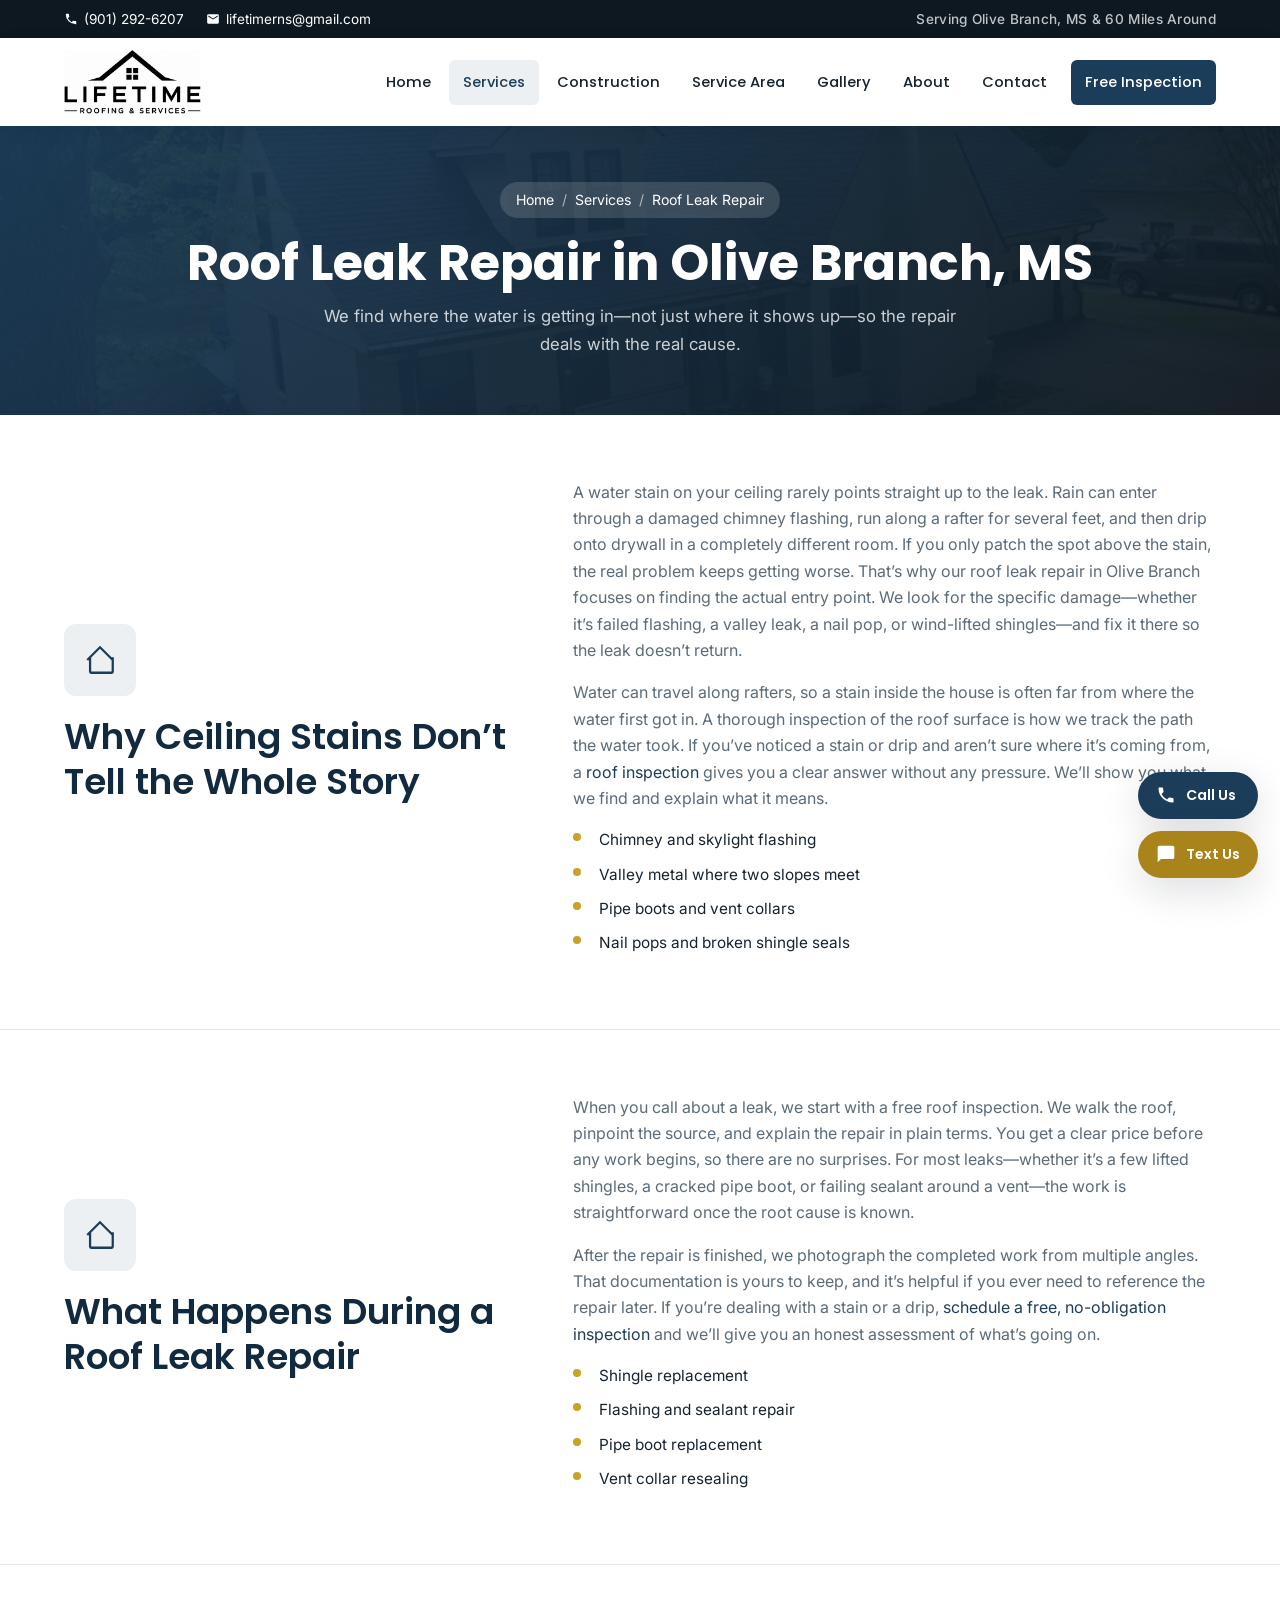
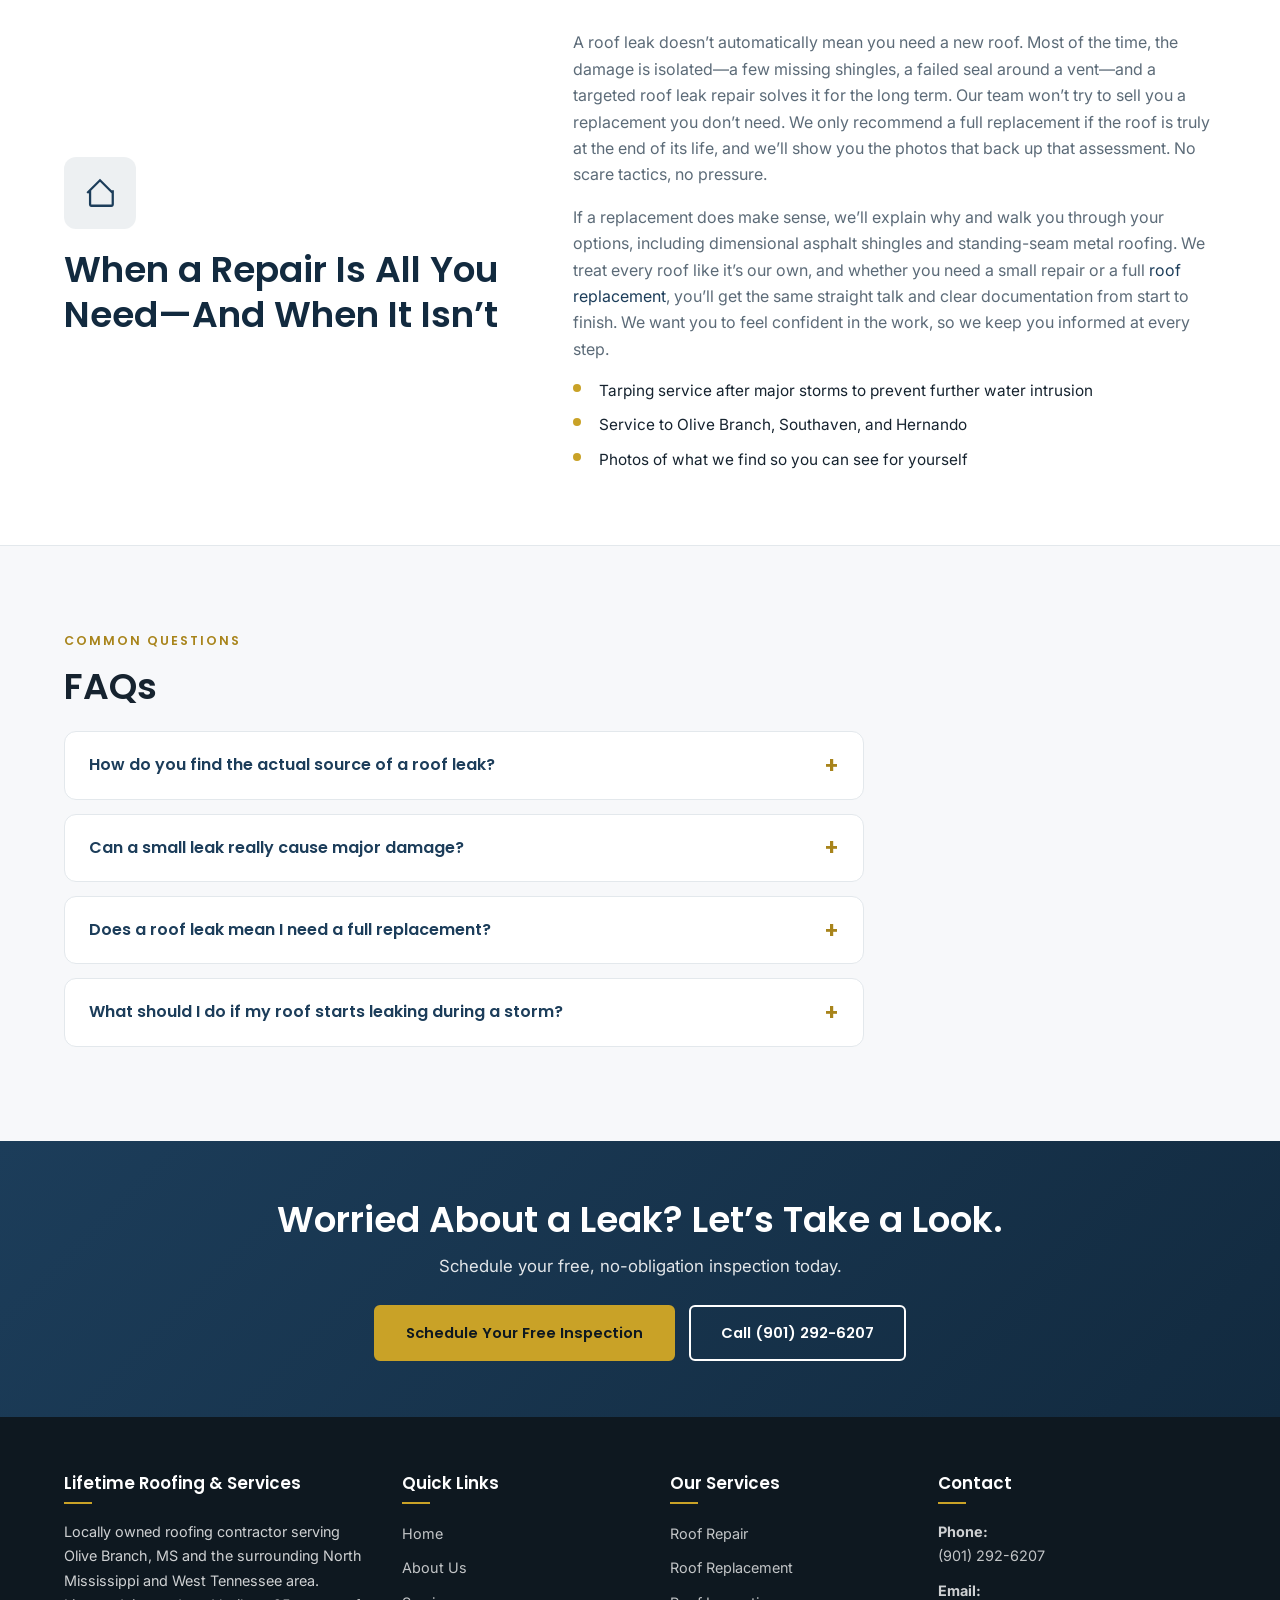
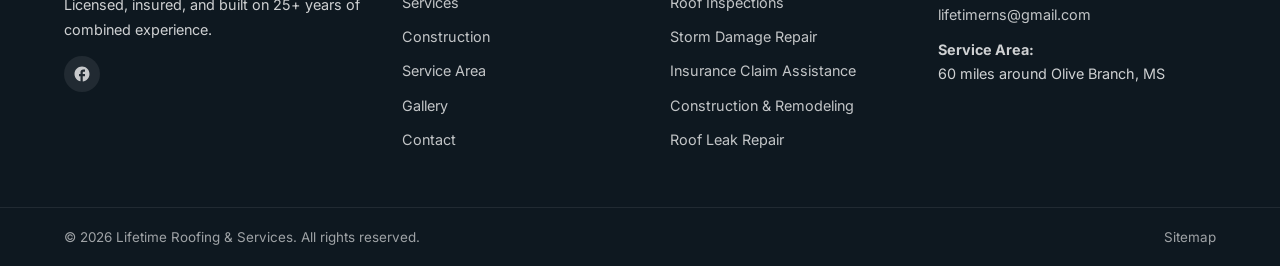
<file: roof-leak-repair-olive-branch-ms.html>
<!DOCTYPE html>
<html lang="en">
<head>
    <meta charset="UTF-8">
    <meta name="viewport" content="width=device-width, initial-scale=1.0">
    <title>Roof Leak Repair in Olive Branch, MS | Lifetime Roofing &amp; Services</title>
    <meta name="description" content="Roof leak repair in Olive Branch, MS: we trace leaks to the source and fix them right. Free inspection, clear price, photos included. Call (901) 292-6207.">
    <meta name="robots" content="index, follow">
    <meta property="og:title" content="Roof Leak Repair in Olive Branch, MS">
    <meta property="og:description" content="Roof leak repair in Olive Branch, MS: we trace leaks to the source and fix them right. Free inspection, clear price, photos included. Call (901) 292-6207.">
    <meta property="og:type" content="website">
    <meta property="og:url" content="https://lifetimeroofingnservices.com/roof-leak-repair-olive-branch-ms.html">
    <link rel="canonical" href="https://lifetimeroofingnservices.com/roof-leak-repair-olive-branch-ms.html">
    <link rel="preconnect" href="https://fonts.googleapis.com">
    <link rel="preconnect" href="https://fonts.gstatic.com" crossorigin>
    <link href="https://fonts.googleapis.com/css2?family=Poppins:wght@500;600;700&family=Inter:wght@400;500;600&display=swap" rel="stylesheet">
    <link rel="icon" type="image/png" sizes="32x32" href="images/favicon-32.png">
    <link rel="apple-touch-icon" href="images/favicon-180.png">
    <link rel="stylesheet" href="css/style.css">
    <script type="application/ld+json">
    {
    "@context": "https://schema.org",
    "@type": "BreadcrumbList",
    "itemListElement": [
        {
            "@type": "ListItem",
            "position": 1,
            "name": "Home",
            "item": "https://lifetimeroofingnservices.com/"
        },
        {
            "@type": "ListItem",
            "position": 2,
            "name": "Services",
            "item": "https://lifetimeroofingnservices.com/services.html"
        },
        {
            "@type": "ListItem",
            "position": 3,
            "name": "Roof Leak Repair",
            "item": "https://lifetimeroofingnservices.com/roof-leak-repair-olive-branch-ms.html"
        }
    ]
}
    </script>
    <script type="application/ld+json">
    {
    "@context": "https://schema.org",
    "@type": "Service",
    "serviceType": "Roof Leak Repair",
    "name": "Roof Leak Repair",
    "provider": {
        "@type": "RoofingContractor",
        "name": "Lifetime Roofing & Services",
        "telephone": "+19012926207",
        "url": "https://lifetimeroofingnservices.com/"
    },
    "areaServed": "Olive Branch, MS and surrounding North Mississippi & West Tennessee communities",
    "url": "https://lifetimeroofingnservices.com/roof-leak-repair-olive-branch-ms.html"
}
    </script>
    <script type="application/ld+json">
    {
    "@context": "https://schema.org",
    "@type": "FAQPage",
    "mainEntity": [
        {
            "@type": "Question",
            "name": "How do you find the actual source of a roof leak?",
            "acceptedAnswer": {
                "@type": "Answer",
                "text": "We inspect the roof surface, looking for damaged flashing, cracked pipe boots, nail pops, and wind-lifted shingles. Water can travel along rafters, so the stain inside is often far from the entry point. We follow the path the water took to make sure we fix the right spot."
            }
        },
        {
            "@type": "Question",
            "name": "Can a small leak really cause major damage?",
            "acceptedAnswer": {
                "@type": "Answer",
                "text": "Yes. Even a slow drip can soak insulation, rot roof decking, and lead to mold inside walls and ceilings. The longer it goes, the more extensive the repair becomes. Addressing a leak early keeps a small problem from turning into a big one."
            }
        },
        {
            "@type": "Question",
            "name": "Does a roof leak mean I need a full replacement?",
            "acceptedAnswer": {
                "@type": "Answer",
                "text": "Not usually. Most leaks come from a single point of failure, like a cracked pipe boot or missing shingle, and a targeted repair is often all that\u2019s needed. We\u2019ll check the rest of the roof and let you know if there are bigger issues."
            }
        },
        {
            "@type": "Question",
            "name": "What should I do if my roof starts leaking during a storm?",
            "acceptedAnswer": {
                "@type": "Answer",
                "text": "Place a bucket under the drip to catch water and call us. We can help document the damage for your insurance claim and, after a major storm, tarp the roof to stop further water entry while we schedule the repair."
            }
        }
    ]
}
    </script>
</head>
<body>

    <div class="top-bar">
        <div class="container top-bar-inner">
            <div class="top-bar-left">
                <a href="tel:+19012926207" class="top-link"><svg width="14" height="14" viewBox="0 0 24 24" fill="currentColor"><path d="M20 15.5c-1.25 0-2.45-.2-3.57-.57a1 1 0 0 0-1.02.24l-2.2 2.2a15.07 15.07 0 0 1-6.59-6.59l2.2-2.2a1 1 0 0 0 .25-1.02A11.36 11.36 0 0 1 8.5 4a1 1 0 0 0-1-1H4a1 1 0 0 0-1 1 17 17 0 0 0 17 17 1 1 0 0 0 1-1v-3.5a1 1 0 0 0-1-1z"/></svg> (901) 292-6207</a>
                <a href="mailto:lifetimerns@gmail.com" class="top-link"><svg width="14" height="14" viewBox="0 0 24 24" fill="currentColor"><path d="M20 4H4a2 2 0 0 0-2 2v12a2 2 0 0 0 2 2h16a2 2 0 0 0 2-2V6a2 2 0 0 0-2-2zm0 4-8 5-8-5V6l8 5 8-5v2z"/></svg> lifetimerns@gmail.com</a>
            </div>
            <div class="top-bar-right">Serving Olive Branch, MS &amp; 60 Miles Around</div>
        </div>
    </div>

    <header class="main-header" id="mainHeader">
        <div class="container header-inner">
            <a href="index.html" class="logo">
                <img src="images/logo.png" alt="Lifetime Roofing & Services logo" class="logo-img">
            </a>
            <nav class="main-nav" id="mainNav">
                <ul>
                    <li><a href="index.html">Home</a></li>
                    <li><a href="services.html" class="active">Services</a></li>
                    <li><a href="construction.html">Construction</a></li>
                    <li><a href="service-area.html">Service Area</a></li>
                    <li><a href="gallery.html">Gallery</a></li>
                    <li><a href="about.html">About</a></li>
                    <li><a href="contact.html">Contact</a></li>
                    <li><a href="contact.html" class="nav-cta">Free Inspection</a></li>
                </ul>
            </nav>
            <button class="mobile-toggle" id="mobileToggle" aria-label="Toggle Menu">
                <span></span><span></span><span></span>
            </button>
        </div>
    </header>

    <section class="sub-hero">
        <div class="container">
            <div class="breadcrumbs"><a href="index.html">Home</a><span class="sep">/</span><a href="services.html">Services</a><span class="sep">/</span><span>Roof Leak Repair</span></div>
            <h1>Roof Leak Repair in Olive Branch, MS</h1>
            <p>We find where the water is getting in—not just where it shows up—so the repair deals with the real cause.</p>
        </div>
    </section>

        <section class="service-detail">
        <div class="container service-detail-grid">
            <div>
                <div class="service-detail-icon"><svg width="34" height="34" viewBox="0 0 24 24" fill="none" stroke="currentColor" stroke-width="1.6"><path d="M3 12l9-9 9 9M5 10v10a1 1 0 0 0 1 1h14a1 1 0 0 0 1-1V10"/></svg></div>
                <h2>Why Ceiling Stains Don’t Tell the Whole Story</h2>
            </div>
            <div>
                <p>A water stain on your ceiling rarely points straight up to the leak. Rain can enter through a damaged chimney flashing, run along a rafter for several feet, and then drip onto drywall in a completely different room. If you only patch the spot above the stain, the real problem keeps getting worse. That’s why our roof leak repair in Olive Branch focuses on finding the actual entry point. We look for the specific damage—whether it’s failed flashing, a valley leak, a nail pop, or wind-lifted shingles—and fix it there so the leak doesn’t return.</p>
                <p>Water can travel along rafters, so a stain inside the house is often far from where the water first got in. A thorough inspection of the roof surface is how we track the path the water took. If you’ve noticed a stain or drip and aren’t sure where it’s coming from, a <a href="roof-inspection-olive-branch-ms.html">roof inspection</a> gives you a clear answer without any pressure. We’ll show you what we find and explain what it means.</p>
                <ul>
                    <li>Chimney and skylight flashing</li>
                    <li>Valley metal where two slopes meet</li>
                    <li>Pipe boots and vent collars</li>
                    <li>Nail pops and broken shingle seals</li>
                </ul>
            </div>
        </div>
    </section>

    <section class="service-detail">
        <div class="container service-detail-grid">
            <div>
                <div class="service-detail-icon"><svg width="34" height="34" viewBox="0 0 24 24" fill="none" stroke="currentColor" stroke-width="1.6"><path d="M3 12l9-9 9 9M5 10v10a1 1 0 0 0 1 1h14a1 1 0 0 0 1-1V10"/></svg></div>
                <h2>What Happens During a Roof Leak Repair</h2>
            </div>
            <div>
                <p>When you call about a leak, we start with a free roof inspection. We walk the roof, pinpoint the source, and explain the repair in plain terms. You get a clear price before any work begins, so there are no surprises. For most leaks—whether it’s a few lifted shingles, a cracked pipe boot, or failing sealant around a vent—the work is straightforward once the root cause is known.</p>
                <p>After the repair is finished, we photograph the completed work from multiple angles. That documentation is yours to keep, and it’s helpful if you ever need to reference the repair later. If you’re dealing with a stain or a drip, <a href="contact.html">schedule a free, no-obligation inspection</a> and we’ll give you an honest assessment of what’s going on.</p>
                <ul>
                    <li>Shingle replacement</li>
                    <li>Flashing and sealant repair</li>
                    <li>Pipe boot replacement</li>
                    <li>Vent collar resealing</li>
                </ul>
            </div>
        </div>
    </section>

    <section class="service-detail">
        <div class="container service-detail-grid">
            <div>
                <div class="service-detail-icon"><svg width="34" height="34" viewBox="0 0 24 24" fill="none" stroke="currentColor" stroke-width="1.6"><path d="M3 12l9-9 9 9M5 10v10a1 1 0 0 0 1 1h14a1 1 0 0 0 1-1V10"/></svg></div>
                <h2>When a Repair Is All You Need—And When It Isn’t</h2>
            </div>
            <div>
                <p>A roof leak doesn’t automatically mean you need a new roof. Most of the time, the damage is isolated—a few missing shingles, a failed seal around a vent—and a targeted roof leak repair solves it for the long term. Our team won’t try to sell you a replacement you don’t need. We only recommend a full replacement if the roof is truly at the end of its life, and we’ll show you the photos that back up that assessment. No scare tactics, no pressure.</p>
                <p>If a replacement does make sense, we’ll explain why and walk you through your options, including dimensional asphalt shingles and standing-seam metal roofing. We treat every roof like it’s our own, and whether you need a small repair or a full <a href="roof-replacement-olive-branch-ms.html">roof replacement</a>, you’ll get the same straight talk and clear documentation from start to finish. We want you to feel confident in the work, so we keep you informed at every step.</p>
                <ul>
                    <li>Tarping service after major storms to prevent further water intrusion</li>
                    <li>Service to Olive Branch, Southaven, and Hernando</li>
                    <li>Photos of what we find so you can see for yourself</li>
                </ul>
            </div>
        </div>
    </section>

<section class="faq">
        <div class="container">
            <span class="eyebrow">Common Questions</span>
            <h2>FAQs</h2>
            <div class="faq-list">
                <details class="faq-item">
                    <summary>How do you find the actual source of a roof leak?</summary>
                    <p>We inspect the roof surface, looking for damaged flashing, cracked pipe boots, nail pops, and wind-lifted shingles. Water can travel along rafters, so the stain inside is often far from the entry point. We follow the path the water took to make sure we fix the right spot.</p>
                </details>
                <details class="faq-item">
                    <summary>Can a small leak really cause major damage?</summary>
                    <p>Yes. Even a slow drip can soak insulation, rot roof decking, and lead to mold inside walls and ceilings. The longer it goes, the more extensive the repair becomes. Addressing a leak early keeps a small problem from turning into a big one.</p>
                </details>
                <details class="faq-item">
                    <summary>Does a roof leak mean I need a full replacement?</summary>
                    <p>Not usually. Most leaks come from a single point of failure, like a cracked pipe boot or missing shingle, and a targeted repair is often all that’s needed. We’ll check the rest of the roof and let you know if there are bigger issues.</p>
                </details>
                <details class="faq-item">
                    <summary>What should I do if my roof starts leaking during a storm?</summary>
                    <p>Place a bucket under the drip to catch water and call us. We can help document the damage for your insurance claim and, after a major storm, tarp the roof to stop further water entry while we schedule the repair.</p>
                </details>
</div>
        </div>
    </section>

    <section class="cta-banner">
        <div class="container">
            <h2>Worried About a Leak? Let’s Take a Look.</h2>
            <p>Schedule your free, no-obligation inspection today.</p>
            <div class="cta-buttons">
                <a href="contact.html" class="btn btn-primary">Schedule Your Free Inspection</a>
                <a href="tel:+19012926207" class="btn btn-outline">Call (901) 292-6207</a>
            </div>
        </div>
    </section>

    <footer class="main-footer">
        <div class="container footer-grid">
            <div class="footer-col">
                <h4>Lifetime Roofing &amp; Services</h4>
                <p>Locally owned roofing contractor serving Olive Branch, MS and the surrounding North Mississippi and West Tennessee area. Licensed, insured, and built on 25+ years of combined experience.</p>
                <div class="footer-social">
                    <a href="https://www.facebook.com/profile.php?id=61560986921436" aria-label="Facebook" target="_blank" rel="noopener">
                        <svg width="18" height="18" viewBox="0 0 24 24" fill="currentColor"><path d="M22 12c0-5.52-4.48-10-10-10S2 6.48 2 12c0 4.84 3.44 8.87 8 9.8V15H8v-3h2V9.5C10 7.57 11.57 6 13.5 6H16v3h-2c-.55 0-1 .45-1 1v2h3v3h-3v6.95c5.05-.5 9-4.76 9-9.95z"/></svg>
                    </a>
                </div>
            </div>
            <div class="footer-col">
                <h4>Quick Links</h4>
                <ul>
                    <li><a href="index.html">Home</a></li>
                    <li><a href="about.html">About Us</a></li>
                    <li><a href="services.html">Services</a></li>
                    <li><a href="construction.html">Construction</a></li>
                    <li><a href="service-area.html">Service Area</a></li>
                    <li><a href="gallery.html">Gallery</a></li>
                    <li><a href="contact.html">Contact</a></li>
                </ul>
            </div>
            <div class="footer-col">
                <h4>Our Services</h4>
                <ul>
                    <li><a href="roof-repair-olive-branch-ms.html">Roof Repair</a></li>
                    <li><a href="roof-replacement-olive-branch-ms.html">Roof Replacement</a></li>
                    <li><a href="roof-inspection-olive-branch-ms.html">Roof Inspections</a></li>
                    <li><a href="storm-damage-roof-repair-olive-branch-ms.html">Storm Damage Repair</a></li>
                    <li><a href="services.html#insurance">Insurance Claim Assistance</a></li>
                    <li><a href="construction.html">Construction &amp; Remodeling</a></li>
                    <li><a href="roof-leak-repair-olive-branch-ms.html">Roof Leak Repair</a></li>
                </ul>
            </div>
            <div class="footer-col">
                <h4>Contact</h4>
                <p><strong>Phone:</strong><br><a href="tel:+19012926207">(901) 292-6207</a></p>
                <p><strong>Email:</strong><br><a href="mailto:lifetimerns@gmail.com">lifetimerns@gmail.com</a></p>
                <p><strong>Service Area:</strong><br>60 miles around Olive Branch, MS</p>
            </div>
        </div>
        <div class="footer-bottom">
            <div class="container footer-bottom-inner">
                <p>&copy; <span id="year">2026</span> Lifetime Roofing &amp; Services. All rights reserved.</p>
                <ul>
                    <li><a href="sitemap.xml">Sitemap</a></li>
                </ul>
            </div>
        </div>
    </footer>

    <div class="fab-container">
        <a href="tel:+19012926207" class="fab fab-call" aria-label="Call Us">
            <svg width="20" height="20" viewBox="0 0 24 24" fill="currentColor"><path d="M20 15.5c-1.25 0-2.45-.2-3.57-.57a1 1 0 0 0-1.02.24l-2.2 2.2a15.07 15.07 0 0 1-6.59-6.59l2.2-2.2a1 1 0 0 0 .25-1.02A11.36 11.36 0 0 1 8.5 4a1 1 0 0 0-1-1H4a1 1 0 0 0-1 1 17 17 0 0 0 17 17 1 1 0 0 0 1-1v-3.5a1 1 0 0 0-1-1z"/></svg>
            <span>Call Us</span>
        </a>
        <a href="sms:+19012926207" class="fab fab-text" aria-label="Text Us">
            <svg width="20" height="20" viewBox="0 0 24 24" fill="currentColor"><path d="M20 2H4a2 2 0 0 0-2 2v18l4-4h14a2 2 0 0 0 2-2V4a2 2 0 0 0-2-2z"/></svg>
            <span>Text Us</span>
        </a>
    </div>

    <script src="js/script.js"></script>
</body>
</html>
</file>
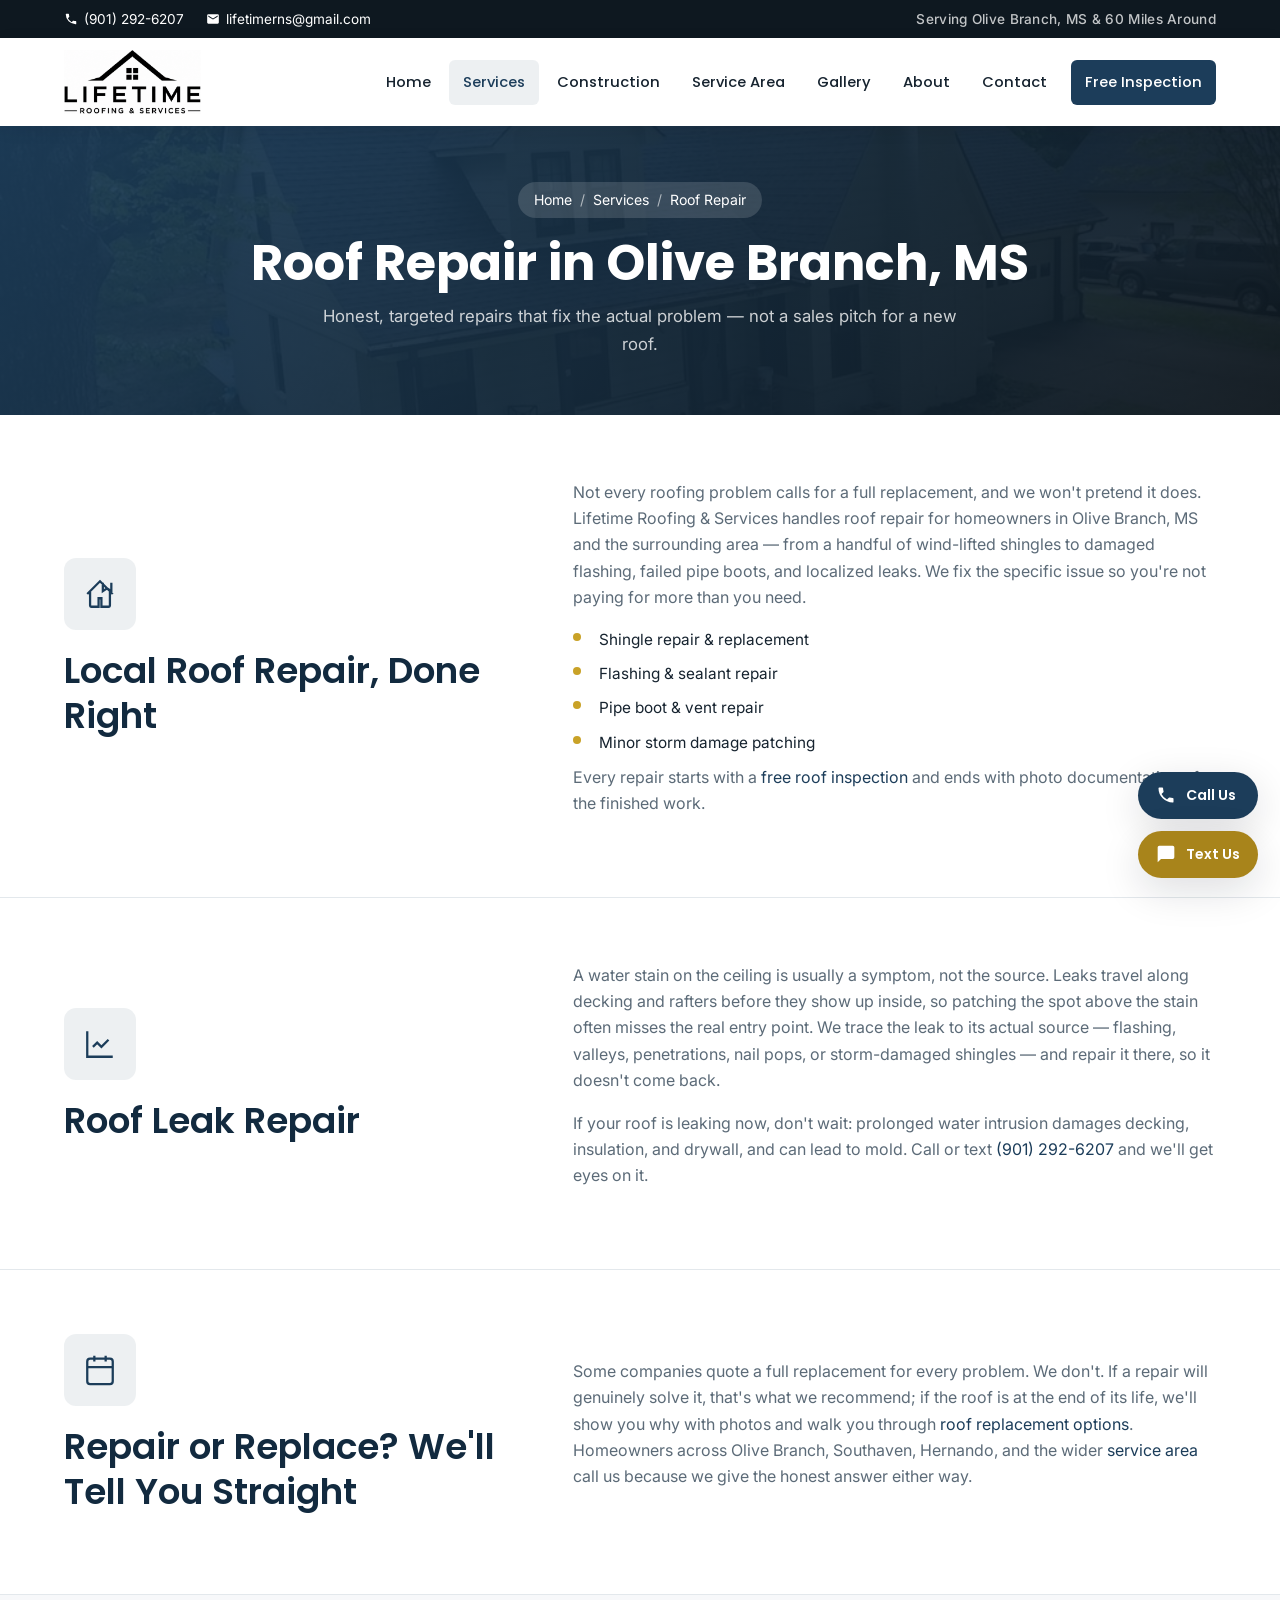
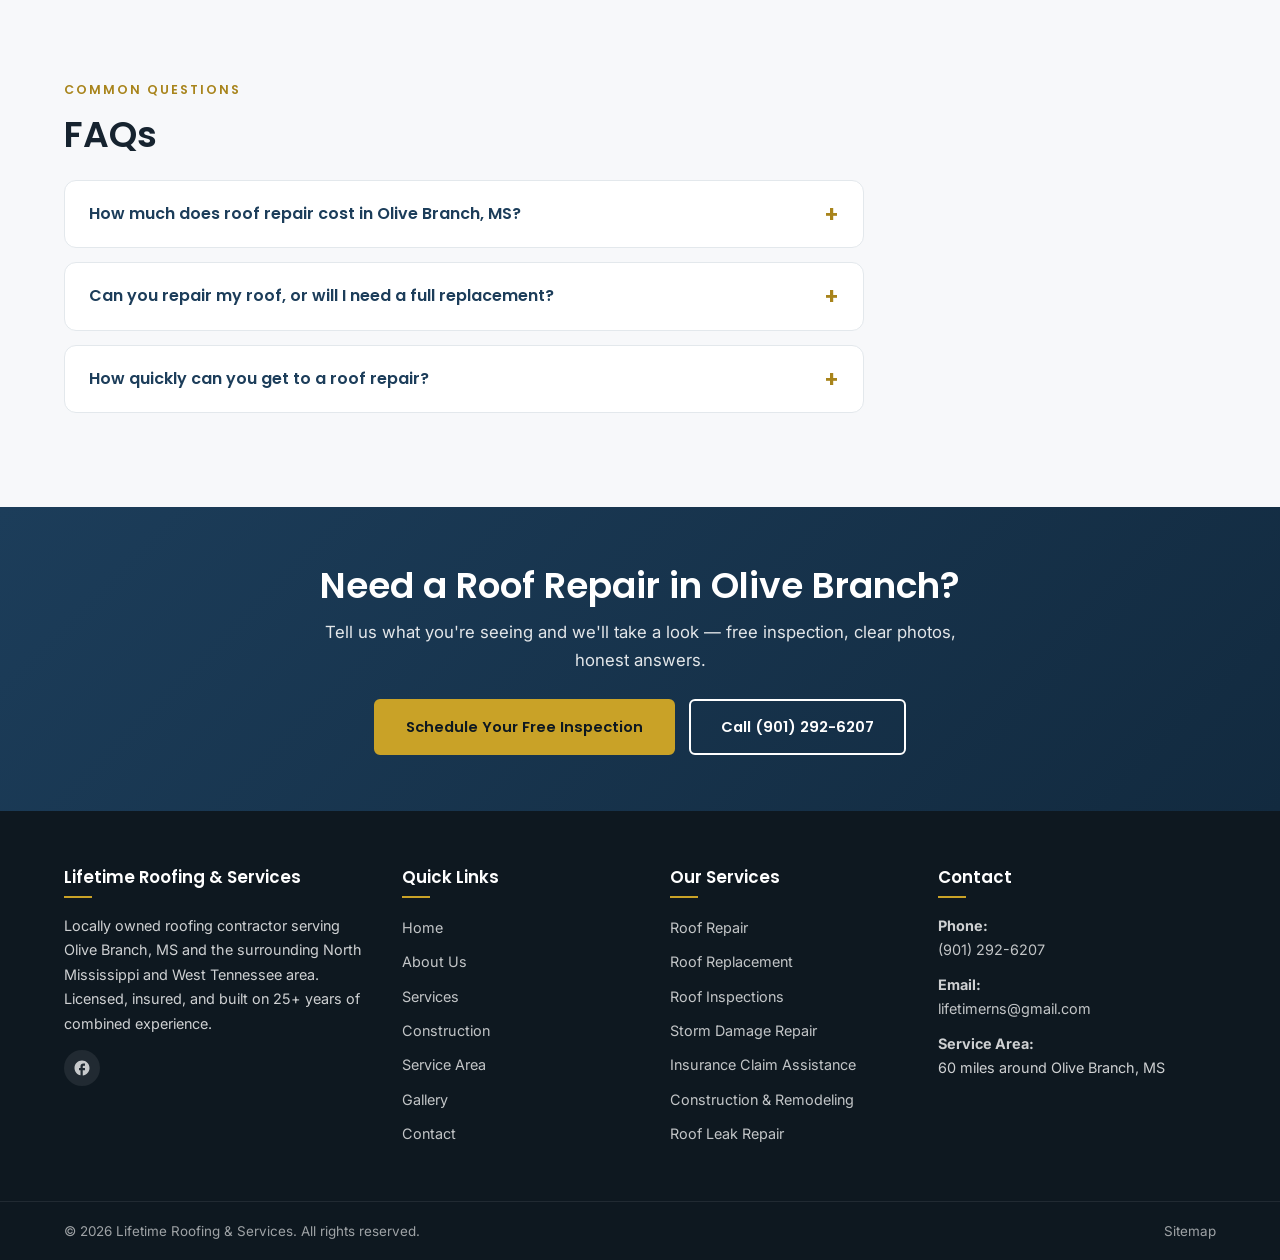
<file: roof-repair-olive-branch-ms.html>
<!DOCTYPE html>
<html lang="en">
<head>
    <meta charset="UTF-8">
    <meta name="viewport" content="width=device-width, initial-scale=1.0">
    <title>Roof Repair in Olive Branch, MS | Lifetime Roofing &amp; Services</title>
    <meta name="description" content="Local roof repair in Olive Branch, MS — shingle repair, flashing, roof leak repair & storm patching. Free inspection with photo documentation. Call (901) 292-6207.">
    <meta name="robots" content="index, follow">
    <meta property="og:title" content="Roof Repair in Olive Branch, MS">
    <meta property="og:description" content="Local roof repair in Olive Branch, MS — shingle repair, flashing, roof leak repair & storm patching. Free inspection with photo documentation. Call (901) 292-6207.">
    <meta property="og:type" content="website">
    <meta property="og:url" content="https://lifetimeroofingnservices.com/roof-repair-olive-branch-ms.html">
    <link rel="canonical" href="https://lifetimeroofingnservices.com/roof-repair-olive-branch-ms.html">
    <link rel="preconnect" href="https://fonts.googleapis.com">
    <link rel="preconnect" href="https://fonts.gstatic.com" crossorigin>
    <link href="https://fonts.googleapis.com/css2?family=Poppins:wght@500;600;700&family=Inter:wght@400;500;600&display=swap" rel="stylesheet">
    <link rel="icon" type="image/png" sizes="32x32" href="images/favicon-32.png">
    <link rel="apple-touch-icon" href="images/favicon-180.png">
    <link rel="stylesheet" href="css/style.css">
    <script type="application/ld+json">
    {
    "@context": "https://schema.org",
    "@type": "BreadcrumbList",
    "itemListElement": [
        {
            "@type": "ListItem",
            "position": 1,
            "name": "Home",
            "item": "https://lifetimeroofingnservices.com/"
        },
        {
            "@type": "ListItem",
            "position": 2,
            "name": "Services",
            "item": "https://lifetimeroofingnservices.com/services.html"
        },
        {
            "@type": "ListItem",
            "position": 3,
            "name": "Roof Repair",
            "item": "https://lifetimeroofingnservices.com/roof-repair-olive-branch-ms.html"
        }
    ]
}
    </script>
    <script type="application/ld+json">
    {
    "@context": "https://schema.org",
    "@type": "Service",
    "serviceType": "Roof Repair",
    "name": "Roof Repair",
    "provider": {
        "@type": "RoofingContractor",
        "name": "Lifetime Roofing & Services",
        "telephone": "+19012926207",
        "url": "https://lifetimeroofingnservices.com/"
    },
    "areaServed": "Olive Branch, MS and surrounding North Mississippi & West Tennessee communities",
    "url": "https://lifetimeroofingnservices.com/roof-repair-olive-branch-ms.html"
}
    </script>
    <script type="application/ld+json">
    {
    "@context": "https://schema.org",
    "@type": "FAQPage",
    "mainEntity": [
        {
            "@type": "Question",
            "name": "How much does roof repair cost in Olive Branch, MS?",
            "acceptedAnswer": {
                "@type": "Answer",
                "text": "It depends on the extent of the damage, which is why we start with a free inspection. Many repairs \u2014 a few missing shingles, a failed pipe boot, resealing flashing \u2014 are far less expensive than homeowners fear. We give you a clear price before any work starts."
            }
        },
        {
            "@type": "Question",
            "name": "Can you repair my roof, or will I need a full replacement?",
            "acceptedAnswer": {
                "@type": "Answer",
                "text": "Most of the roofs we look at can be repaired. We only recommend replacement when the roof is genuinely at the end of its life or repair costs would no longer make sense. Either way, you'll see photos of exactly what we found."
            }
        },
        {
            "@type": "Question",
            "name": "How quickly can you get to a roof repair?",
            "acceptedAnswer": {
                "@type": "Answer",
                "text": "For active leaks we prioritize scheduling, and after major storms we can tarp your roof to stop further damage while the repair is scheduled. Call or text (901) 292-6207 and we'll get you on the calendar."
            }
        }
    ]
}
    </script>
</head>
<body>

    <div class="top-bar">
        <div class="container top-bar-inner">
            <div class="top-bar-left">
                <a href="tel:+19012926207" class="top-link"><svg width="14" height="14" viewBox="0 0 24 24" fill="currentColor"><path d="M20 15.5c-1.25 0-2.45-.2-3.57-.57a1 1 0 0 0-1.02.24l-2.2 2.2a15.07 15.07 0 0 1-6.59-6.59l2.2-2.2a1 1 0 0 0 .25-1.02A11.36 11.36 0 0 1 8.5 4a1 1 0 0 0-1-1H4a1 1 0 0 0-1 1 17 17 0 0 0 17 17 1 1 0 0 0 1-1v-3.5a1 1 0 0 0-1-1z"/></svg> (901) 292-6207</a>
                <a href="mailto:lifetimerns@gmail.com" class="top-link"><svg width="14" height="14" viewBox="0 0 24 24" fill="currentColor"><path d="M20 4H4a2 2 0 0 0-2 2v12a2 2 0 0 0 2 2h16a2 2 0 0 0 2-2V6a2 2 0 0 0-2-2zm0 4-8 5-8-5V6l8 5 8-5v2z"/></svg> lifetimerns@gmail.com</a>
            </div>
            <div class="top-bar-right">Serving Olive Branch, MS &amp; 60 Miles Around</div>
        </div>
    </div>

    <header class="main-header" id="mainHeader">
        <div class="container header-inner">
            <a href="index.html" class="logo">
                <img src="images/logo.png" alt="Lifetime Roofing & Services logo" class="logo-img">
            </a>
            <nav class="main-nav" id="mainNav">
                <ul>
                    <li><a href="index.html">Home</a></li>
                    <li><a href="services.html" class="active">Services</a></li>
                    <li><a href="construction.html">Construction</a></li>
                    <li><a href="service-area.html">Service Area</a></li>
                    <li><a href="gallery.html">Gallery</a></li>
                    <li><a href="about.html">About</a></li>
                    <li><a href="contact.html">Contact</a></li>
                    <li><a href="contact.html" class="nav-cta">Free Inspection</a></li>
                </ul>
            </nav>
            <button class="mobile-toggle" id="mobileToggle" aria-label="Toggle Menu">
                <span></span><span></span><span></span>
            </button>
        </div>
    </header>

    <section class="sub-hero">
        <div class="container">
            <div class="breadcrumbs"><a href="index.html">Home</a><span class="sep">/</span><a href="services.html">Services</a><span class="sep">/</span><span>Roof Repair</span></div>
            <h1>Roof Repair in Olive Branch, MS</h1>
            <p>Honest, targeted repairs that fix the actual problem — not a sales pitch for a new roof.</p>
        </div>
    </section>

    <section class="service-detail">
        <div class="container service-detail-grid">
            <div>
                <div class="service-detail-icon"><svg width="34" height="34" viewBox="0 0 24 24" fill="none" stroke="currentColor" stroke-width="1.6"><path d="M14 4v6l3-2 3 2V4M3 12l9-9 9 9M5 10v10a1 1 0 0 0 1 1h5v-6h2v6h5a1 1 0 0 0 1-1V10"/></svg></div>
                <h2>Local Roof Repair, Done Right</h2>
            </div>
            <div>
                <p>Not every roofing problem calls for a full replacement, and we won't pretend it does. Lifetime Roofing &amp; Services handles roof repair for homeowners in Olive Branch, MS and the surrounding area — from a handful of wind-lifted shingles to damaged flashing, failed pipe boots, and localized leaks. We fix the specific issue so you're not paying for more than you need.</p>
                <ul>
                    <li>Shingle repair &amp; replacement</li>
                    <li>Flashing &amp; sealant repair</li>
                    <li>Pipe boot &amp; vent repair</li>
                    <li>Minor storm damage patching</li>
                </ul>
                <p>Every repair starts with a <a href="roof-inspection-olive-branch-ms.html">free roof inspection</a> and ends with photo documentation of the finished work.</p>
            </div>
        </div>
    </section>

    <section class="service-detail">
        <div class="container service-detail-grid">
            <div>
                <div class="service-detail-icon"><svg width="34" height="34" viewBox="0 0 24 24" fill="none" stroke="currentColor" stroke-width="1.6"><path d="M3 3v18h18M7 14l3-3 3 3 5-5"/></svg></div>
                <h2>Roof Leak Repair</h2>
            </div>
            <div>
                <p>A water stain on the ceiling is usually a symptom, not the source. Leaks travel along decking and rafters before they show up inside, so patching the spot above the stain often misses the real entry point. We trace the leak to its actual source — flashing, valleys, penetrations, nail pops, or storm-damaged shingles — and repair it there, so it doesn't come back.</p>
                <p>If your roof is leaking now, don't wait: prolonged water intrusion damages decking, insulation, and drywall, and can lead to mold. Call or text <a href="tel:+19012926207">(901) 292-6207</a> and we'll get eyes on it.</p>
            </div>
        </div>
    </section>

    <section class="service-detail">
        <div class="container service-detail-grid">
            <div>
                <div class="service-detail-icon"><svg width="34" height="34" viewBox="0 0 24 24" fill="none" stroke="currentColor" stroke-width="1.6"><rect x="3" y="4" width="18" height="18" rx="2"/><path d="M16 2v4M8 2v4M3 10h18"/></svg></div>
                <h2>Repair or Replace? We'll Tell You Straight</h2>
            </div>
            <div>
                <p>Some companies quote a full replacement for every problem. We don't. If a repair will genuinely solve it, that's what we recommend; if the roof is at the end of its life, we'll show you why with photos and walk you through <a href="roof-replacement-olive-branch-ms.html">roof replacement options</a>. Homeowners across Olive Branch, Southaven, Hernando, and the wider <a href="service-area.html">service area</a> call us because we give the honest answer either way.</p>
            </div>
        </div>
    </section>

    <section class="faq">
        <div class="container">
            <span class="eyebrow">Common Questions</span>
            <h2>FAQs</h2>
            <div class="faq-list">
                <details class="faq-item">
                    <summary>How much does roof repair cost in Olive Branch, MS?</summary>
                    <p>It depends on the extent of the damage, which is why we start with a free inspection. Many repairs — a few missing shingles, a failed pipe boot, resealing flashing — are far less expensive than homeowners fear. We give you a clear price before any work starts.</p>
                </details>
                <details class="faq-item">
                    <summary>Can you repair my roof, or will I need a full replacement?</summary>
                    <p>Most of the roofs we look at can be repaired. We only recommend replacement when the roof is genuinely at the end of its life or repair costs would no longer make sense. Either way, you'll see photos of exactly what we found.</p>
                </details>
                <details class="faq-item">
                    <summary>How quickly can you get to a roof repair?</summary>
                    <p>For active leaks we prioritize scheduling, and after major storms we can tarp your roof to stop further damage while the repair is scheduled. Call or text (901) 292-6207 and we'll get you on the calendar.</p>
                </details>
            </div>
        </div>
    </section>

    <section class="cta-banner">
        <div class="container">
            <h2>Need a Roof Repair in Olive Branch?</h2>
            <p>Tell us what you're seeing and we'll take a look — free inspection, clear photos, honest answers.</p>
            <div class="cta-buttons">
                <a href="contact.html" class="btn btn-primary">Schedule Your Free Inspection</a>
                <a href="tel:+19012926207" class="btn btn-outline">Call (901) 292-6207</a>
            </div>
        </div>
    </section>

    <footer class="main-footer">
        <div class="container footer-grid">
            <div class="footer-col">
                <h4>Lifetime Roofing &amp; Services</h4>
                <p>Locally owned roofing contractor serving Olive Branch, MS and the surrounding North Mississippi and West Tennessee area. Licensed, insured, and built on 25+ years of combined experience.</p>
                <div class="footer-social">
                    <a href="https://www.facebook.com/profile.php?id=61560986921436" aria-label="Facebook" target="_blank" rel="noopener">
                        <svg width="18" height="18" viewBox="0 0 24 24" fill="currentColor"><path d="M22 12c0-5.52-4.48-10-10-10S2 6.48 2 12c0 4.84 3.44 8.87 8 9.8V15H8v-3h2V9.5C10 7.57 11.57 6 13.5 6H16v3h-2c-.55 0-1 .45-1 1v2h3v3h-3v6.95c5.05-.5 9-4.76 9-9.95z"/></svg>
                    </a>
                </div>
            </div>
            <div class="footer-col">
                <h4>Quick Links</h4>
                <ul>
                    <li><a href="index.html">Home</a></li>
                    <li><a href="about.html">About Us</a></li>
                    <li><a href="services.html">Services</a></li>
                    <li><a href="construction.html">Construction</a></li>
                    <li><a href="service-area.html">Service Area</a></li>
                    <li><a href="gallery.html">Gallery</a></li>
                    <li><a href="contact.html">Contact</a></li>
                </ul>
            </div>
            <div class="footer-col">
                <h4>Our Services</h4>
                <ul>
                    <li><a href="roof-repair-olive-branch-ms.html">Roof Repair</a></li>
                    <li><a href="roof-replacement-olive-branch-ms.html">Roof Replacement</a></li>
                    <li><a href="roof-inspection-olive-branch-ms.html">Roof Inspections</a></li>
                    <li><a href="storm-damage-roof-repair-olive-branch-ms.html">Storm Damage Repair</a></li>
                    <li><a href="services.html#insurance">Insurance Claim Assistance</a></li>
                    <li><a href="construction.html">Construction &amp; Remodeling</a></li>
                    <li><a href="roof-leak-repair-olive-branch-ms.html">Roof Leak Repair</a></li>
                </ul>
            </div>
            <div class="footer-col">
                <h4>Contact</h4>
                <p><strong>Phone:</strong><br><a href="tel:+19012926207">(901) 292-6207</a></p>
                <p><strong>Email:</strong><br><a href="mailto:lifetimerns@gmail.com">lifetimerns@gmail.com</a></p>
                <p><strong>Service Area:</strong><br>60 miles around Olive Branch, MS</p>
            </div>
        </div>
        <div class="footer-bottom">
            <div class="container footer-bottom-inner">
                <p>&copy; <span id="year">2026</span> Lifetime Roofing &amp; Services. All rights reserved.</p>
                <ul>
                    <li><a href="sitemap.xml">Sitemap</a></li>
                </ul>
            </div>
        </div>
    </footer>

    <div class="fab-container">
        <a href="tel:+19012926207" class="fab fab-call" aria-label="Call Us">
            <svg width="20" height="20" viewBox="0 0 24 24" fill="currentColor"><path d="M20 15.5c-1.25 0-2.45-.2-3.57-.57a1 1 0 0 0-1.02.24l-2.2 2.2a15.07 15.07 0 0 1-6.59-6.59l2.2-2.2a1 1 0 0 0 .25-1.02A11.36 11.36 0 0 1 8.5 4a1 1 0 0 0-1-1H4a1 1 0 0 0-1 1 17 17 0 0 0 17 17 1 1 0 0 0 1-1v-3.5a1 1 0 0 0-1-1z"/></svg>
            <span>Call Us</span>
        </a>
        <a href="sms:+19012926207" class="fab fab-text" aria-label="Text Us">
            <svg width="20" height="20" viewBox="0 0 24 24" fill="currentColor"><path d="M20 2H4a2 2 0 0 0-2 2v18l4-4h14a2 2 0 0 0 2-2V4a2 2 0 0 0-2-2z"/></svg>
            <span>Text Us</span>
        </a>
    </div>

    <script src="js/script.js"></script>
</body>
</html>
</file>
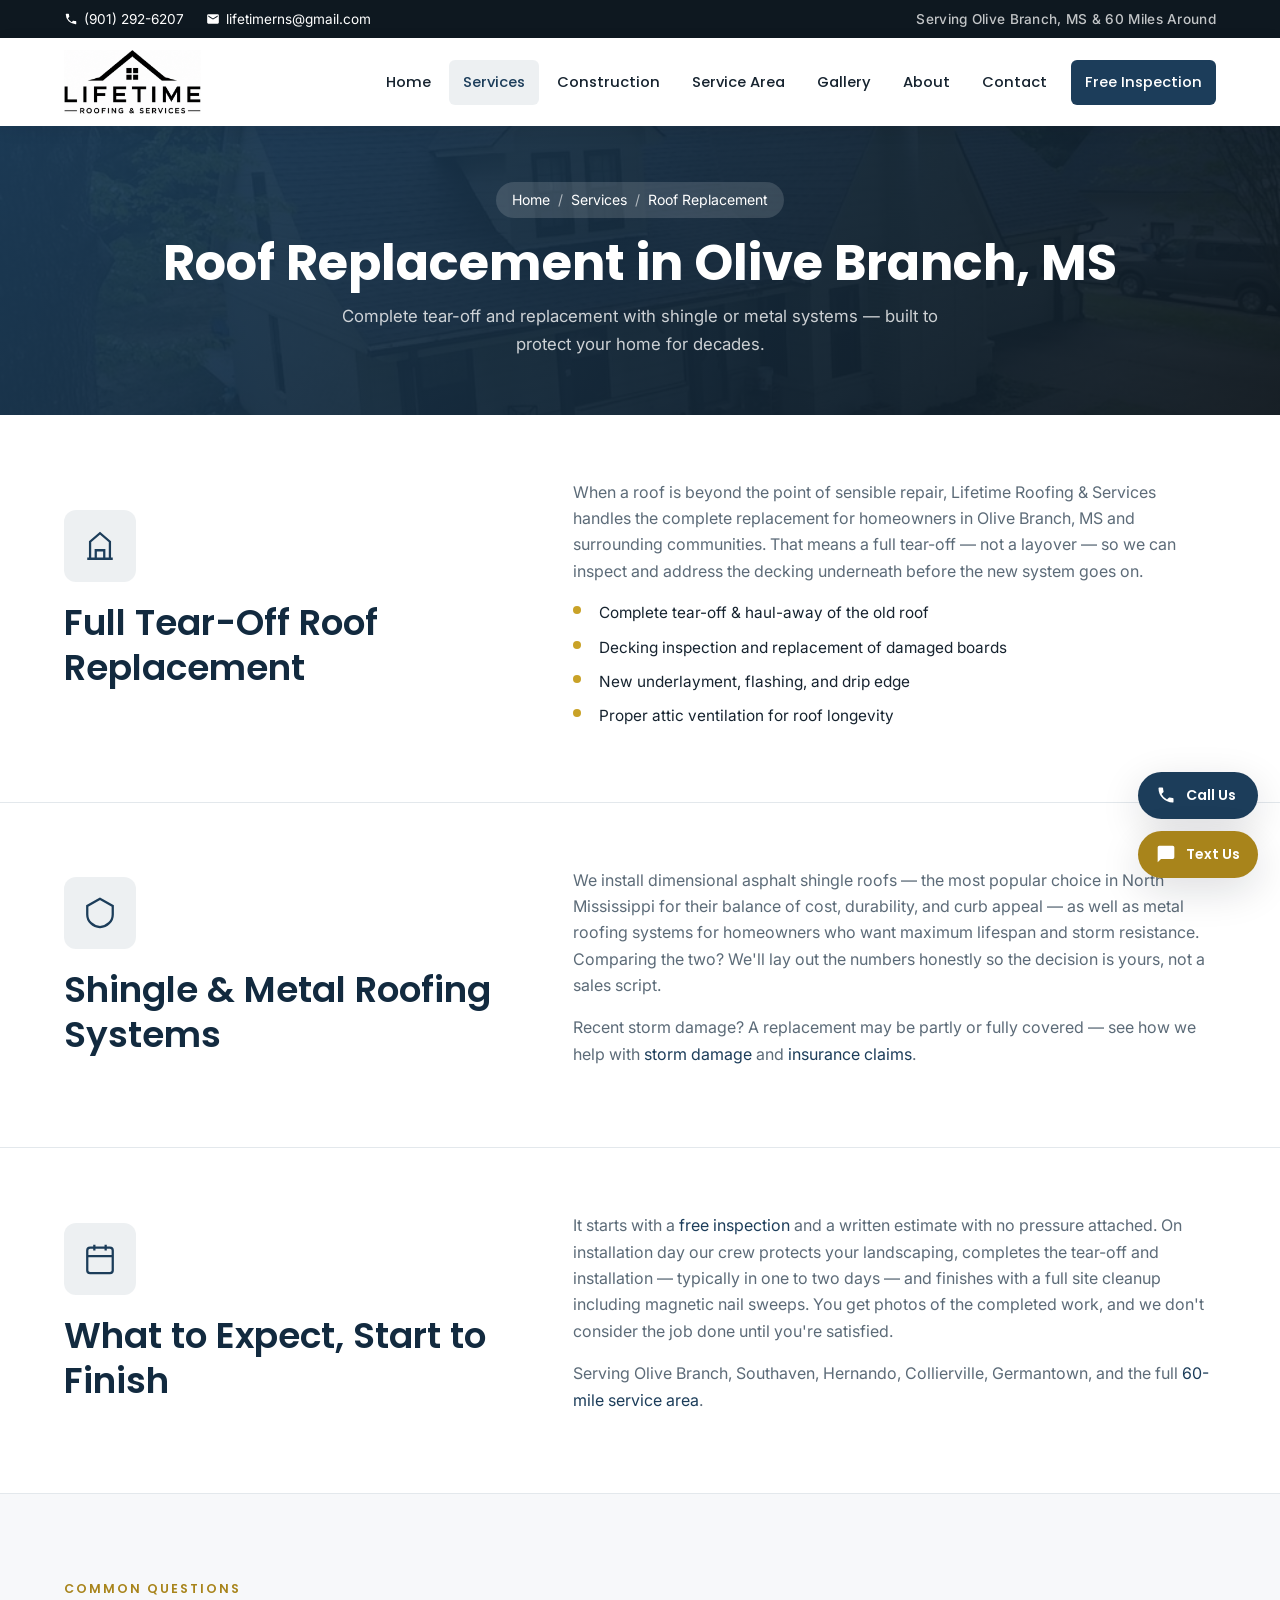
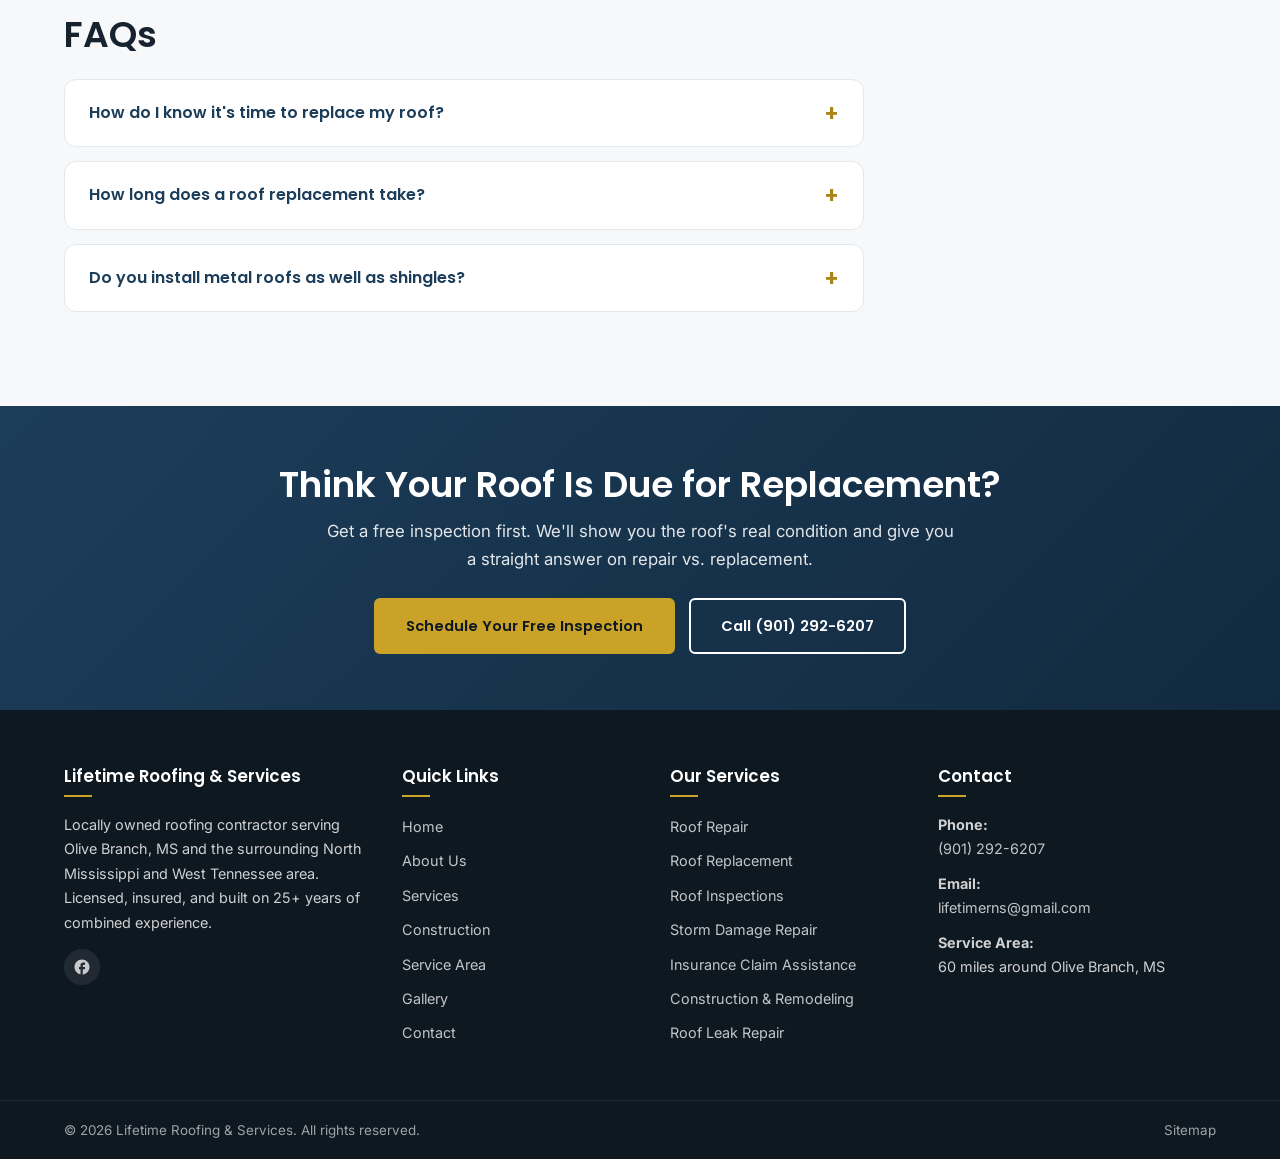
<file: roof-replacement-olive-branch-ms.html>
<!DOCTYPE html>
<html lang="en">
<head>
    <meta charset="UTF-8">
    <meta name="viewport" content="width=device-width, initial-scale=1.0">
    <title>Roof Replacement in Olive Branch, MS | Lifetime Roofing &amp; Services</title>
    <meta name="description" content="Full roof replacement in Olive Branch, MS — complete tear-off, asphalt shingle & metal roofing systems, proper ventilation. Free inspection & estimate: (901) 292-6207.">
    <meta name="robots" content="index, follow">
    <meta property="og:title" content="Roof Replacement in Olive Branch, MS">
    <meta property="og:description" content="Full roof replacement in Olive Branch, MS — complete tear-off, asphalt shingle & metal roofing systems, proper ventilation. Free inspection & estimate: (901) 292-6207.">
    <meta property="og:type" content="website">
    <meta property="og:url" content="https://lifetimeroofingnservices.com/roof-replacement-olive-branch-ms.html">
    <link rel="canonical" href="https://lifetimeroofingnservices.com/roof-replacement-olive-branch-ms.html">
    <link rel="preconnect" href="https://fonts.googleapis.com">
    <link rel="preconnect" href="https://fonts.gstatic.com" crossorigin>
    <link href="https://fonts.googleapis.com/css2?family=Poppins:wght@500;600;700&family=Inter:wght@400;500;600&display=swap" rel="stylesheet">
    <link rel="icon" type="image/png" sizes="32x32" href="images/favicon-32.png">
    <link rel="apple-touch-icon" href="images/favicon-180.png">
    <link rel="stylesheet" href="css/style.css">
    <script type="application/ld+json">
    {
    "@context": "https://schema.org",
    "@type": "BreadcrumbList",
    "itemListElement": [
        {
            "@type": "ListItem",
            "position": 1,
            "name": "Home",
            "item": "https://lifetimeroofingnservices.com/"
        },
        {
            "@type": "ListItem",
            "position": 2,
            "name": "Services",
            "item": "https://lifetimeroofingnservices.com/services.html"
        },
        {
            "@type": "ListItem",
            "position": 3,
            "name": "Roof Replacement",
            "item": "https://lifetimeroofingnservices.com/roof-replacement-olive-branch-ms.html"
        }
    ]
}
    </script>
    <script type="application/ld+json">
    {
    "@context": "https://schema.org",
    "@type": "Service",
    "serviceType": "Roof Replacement",
    "name": "Roof Replacement",
    "provider": {
        "@type": "RoofingContractor",
        "name": "Lifetime Roofing & Services",
        "telephone": "+19012926207",
        "url": "https://lifetimeroofingnservices.com/"
    },
    "areaServed": "Olive Branch, MS and surrounding North Mississippi & West Tennessee communities",
    "url": "https://lifetimeroofingnservices.com/roof-replacement-olive-branch-ms.html"
}
    </script>
    <script type="application/ld+json">
    {
    "@context": "https://schema.org",
    "@type": "FAQPage",
    "mainEntity": [
        {
            "@type": "Question",
            "name": "How do I know it's time to replace my roof?",
            "acceptedAnswer": {
                "@type": "Answer",
                "text": "Common signs include widespread granule loss, curling or cracking shingles, repeated leaks in different spots, sagging decking, and a roof past 20\u201325 years old. A free inspection with photos will show you exactly where your roof stands."
            }
        },
        {
            "@type": "Question",
            "name": "How long does a roof replacement take?",
            "acceptedAnswer": {
                "@type": "Answer",
                "text": "Most residential replacements in the Olive Branch area are completed in one to two days, weather permitting. Larger or more complex roofs can take longer \u2014 we'll give you a clear timeline with your estimate."
            }
        },
        {
            "@type": "Question",
            "name": "Do you install metal roofs as well as shingles?",
            "acceptedAnswer": {
                "@type": "Answer",
                "text": "Yes. We install both dimensional asphalt shingle systems and metal roofing, and we'll walk you through the cost, look, and lifespan trade-offs so you can choose what fits your home and budget."
            }
        }
    ]
}
    </script>
</head>
<body>

    <div class="top-bar">
        <div class="container top-bar-inner">
            <div class="top-bar-left">
                <a href="tel:+19012926207" class="top-link"><svg width="14" height="14" viewBox="0 0 24 24" fill="currentColor"><path d="M20 15.5c-1.25 0-2.45-.2-3.57-.57a1 1 0 0 0-1.02.24l-2.2 2.2a15.07 15.07 0 0 1-6.59-6.59l2.2-2.2a1 1 0 0 0 .25-1.02A11.36 11.36 0 0 1 8.5 4a1 1 0 0 0-1-1H4a1 1 0 0 0-1 1 17 17 0 0 0 17 17 1 1 0 0 0 1-1v-3.5a1 1 0 0 0-1-1z"/></svg> (901) 292-6207</a>
                <a href="mailto:lifetimerns@gmail.com" class="top-link"><svg width="14" height="14" viewBox="0 0 24 24" fill="currentColor"><path d="M20 4H4a2 2 0 0 0-2 2v12a2 2 0 0 0 2 2h16a2 2 0 0 0 2-2V6a2 2 0 0 0-2-2zm0 4-8 5-8-5V6l8 5 8-5v2z"/></svg> lifetimerns@gmail.com</a>
            </div>
            <div class="top-bar-right">Serving Olive Branch, MS &amp; 60 Miles Around</div>
        </div>
    </div>

    <header class="main-header" id="mainHeader">
        <div class="container header-inner">
            <a href="index.html" class="logo">
                <img src="images/logo.png" alt="Lifetime Roofing & Services logo" class="logo-img">
            </a>
            <nav class="main-nav" id="mainNav">
                <ul>
                    <li><a href="index.html">Home</a></li>
                    <li><a href="services.html" class="active">Services</a></li>
                    <li><a href="construction.html">Construction</a></li>
                    <li><a href="service-area.html">Service Area</a></li>
                    <li><a href="gallery.html">Gallery</a></li>
                    <li><a href="about.html">About</a></li>
                    <li><a href="contact.html">Contact</a></li>
                    <li><a href="contact.html" class="nav-cta">Free Inspection</a></li>
                </ul>
            </nav>
            <button class="mobile-toggle" id="mobileToggle" aria-label="Toggle Menu">
                <span></span><span></span><span></span>
            </button>
        </div>
    </header>

    <section class="sub-hero">
        <div class="container">
            <div class="breadcrumbs"><a href="index.html">Home</a><span class="sep">/</span><a href="services.html">Services</a><span class="sep">/</span><span>Roof Replacement</span></div>
            <h1>Roof Replacement in Olive Branch, MS</h1>
            <p>Complete tear-off and replacement with shingle or metal systems — built to protect your home for decades.</p>
        </div>
    </section>

    <section class="service-detail">
        <div class="container service-detail-grid">
            <div>
                <div class="service-detail-icon"><svg width="34" height="34" viewBox="0 0 24 24" fill="none" stroke="currentColor" stroke-width="1.6"><path d="M3 21h18M5 21V9l7-6 7 6v12M9 21v-6h6v6"/></svg></div>
                <h2>Full Tear-Off Roof Replacement</h2>
            </div>
            <div>
                <p>When a roof is beyond the point of sensible repair, Lifetime Roofing &amp; Services handles the complete replacement for homeowners in Olive Branch, MS and surrounding communities. That means a full tear-off — not a layover — so we can inspect and address the decking underneath before the new system goes on.</p>
                <ul>
                    <li>Complete tear-off &amp; haul-away of the old roof</li>
                    <li>Decking inspection and replacement of damaged boards</li>
                    <li>New underlayment, flashing, and drip edge</li>
                    <li>Proper attic ventilation for roof longevity</li>
                </ul>
            </div>
        </div>
    </section>

    <section class="service-detail">
        <div class="container service-detail-grid">
            <div>
                <div class="service-detail-icon"><svg width="34" height="34" viewBox="0 0 24 24" fill="none" stroke="currentColor" stroke-width="1.6"><path d="M12 2 3 7v6c0 5 4 8.5 9 9 5-.5 9-4 9-9V7l-9-5z"/></svg></div>
                <h2>Shingle &amp; Metal Roofing Systems</h2>
            </div>
            <div>
                <p>We install dimensional asphalt shingle roofs — the most popular choice in North Mississippi for their balance of cost, durability, and curb appeal — as well as metal roofing systems for homeowners who want maximum lifespan and storm resistance. Comparing the two? We'll lay out the numbers honestly so the decision is yours, not a sales script.</p>
                <p>Recent storm damage? A replacement may be partly or fully covered — see how we help with <a href="storm-damage-roof-repair-olive-branch-ms.html">storm damage</a> and <a href="services.html#insurance">insurance claims</a>.</p>
            </div>
        </div>
    </section>

    <section class="service-detail">
        <div class="container service-detail-grid">
            <div>
                <div class="service-detail-icon"><svg width="34" height="34" viewBox="0 0 24 24" fill="none" stroke="currentColor" stroke-width="1.6"><rect x="3" y="4" width="18" height="18" rx="2"/><path d="M16 2v4M8 2v4M3 10h18"/></svg></div>
                <h2>What to Expect, Start to Finish</h2>
            </div>
            <div>
                <p>It starts with a <a href="roof-inspection-olive-branch-ms.html">free inspection</a> and a written estimate with no pressure attached. On installation day our crew protects your landscaping, completes the tear-off and installation — typically in one to two days — and finishes with a full site cleanup including magnetic nail sweeps. You get photos of the completed work, and we don't consider the job done until you're satisfied.</p>
                <p>Serving Olive Branch, Southaven, Hernando, Collierville, Germantown, and the full <a href="service-area.html">60-mile service area</a>.</p>
            </div>
        </div>
    </section>

    <section class="faq">
        <div class="container">
            <span class="eyebrow">Common Questions</span>
            <h2>FAQs</h2>
            <div class="faq-list">
                <details class="faq-item">
                    <summary>How do I know it's time to replace my roof?</summary>
                    <p>Common signs include widespread granule loss, curling or cracking shingles, repeated leaks in different spots, sagging decking, and a roof past 20–25 years old. A free inspection with photos will show you exactly where your roof stands.</p>
                </details>
                <details class="faq-item">
                    <summary>How long does a roof replacement take?</summary>
                    <p>Most residential replacements in the Olive Branch area are completed in one to two days, weather permitting. Larger or more complex roofs can take longer — we'll give you a clear timeline with your estimate.</p>
                </details>
                <details class="faq-item">
                    <summary>Do you install metal roofs as well as shingles?</summary>
                    <p>Yes. We install both dimensional asphalt shingle systems and metal roofing, and we'll walk you through the cost, look, and lifespan trade-offs so you can choose what fits your home and budget.</p>
                </details>
            </div>
        </div>
    </section>

    <section class="cta-banner">
        <div class="container">
            <h2>Think Your Roof Is Due for Replacement?</h2>
            <p>Get a free inspection first. We'll show you the roof's real condition and give you a straight answer on repair vs. replacement.</p>
            <div class="cta-buttons">
                <a href="contact.html" class="btn btn-primary">Schedule Your Free Inspection</a>
                <a href="tel:+19012926207" class="btn btn-outline">Call (901) 292-6207</a>
            </div>
        </div>
    </section>

    <footer class="main-footer">
        <div class="container footer-grid">
            <div class="footer-col">
                <h4>Lifetime Roofing &amp; Services</h4>
                <p>Locally owned roofing contractor serving Olive Branch, MS and the surrounding North Mississippi and West Tennessee area. Licensed, insured, and built on 25+ years of combined experience.</p>
                <div class="footer-social">
                    <a href="https://www.facebook.com/profile.php?id=61560986921436" aria-label="Facebook" target="_blank" rel="noopener">
                        <svg width="18" height="18" viewBox="0 0 24 24" fill="currentColor"><path d="M22 12c0-5.52-4.48-10-10-10S2 6.48 2 12c0 4.84 3.44 8.87 8 9.8V15H8v-3h2V9.5C10 7.57 11.57 6 13.5 6H16v3h-2c-.55 0-1 .45-1 1v2h3v3h-3v6.95c5.05-.5 9-4.76 9-9.95z"/></svg>
                    </a>
                </div>
            </div>
            <div class="footer-col">
                <h4>Quick Links</h4>
                <ul>
                    <li><a href="index.html">Home</a></li>
                    <li><a href="about.html">About Us</a></li>
                    <li><a href="services.html">Services</a></li>
                    <li><a href="construction.html">Construction</a></li>
                    <li><a href="service-area.html">Service Area</a></li>
                    <li><a href="gallery.html">Gallery</a></li>
                    <li><a href="contact.html">Contact</a></li>
                </ul>
            </div>
            <div class="footer-col">
                <h4>Our Services</h4>
                <ul>
                    <li><a href="roof-repair-olive-branch-ms.html">Roof Repair</a></li>
                    <li><a href="roof-replacement-olive-branch-ms.html">Roof Replacement</a></li>
                    <li><a href="roof-inspection-olive-branch-ms.html">Roof Inspections</a></li>
                    <li><a href="storm-damage-roof-repair-olive-branch-ms.html">Storm Damage Repair</a></li>
                    <li><a href="services.html#insurance">Insurance Claim Assistance</a></li>
                    <li><a href="construction.html">Construction &amp; Remodeling</a></li>
                    <li><a href="roof-leak-repair-olive-branch-ms.html">Roof Leak Repair</a></li>
                </ul>
            </div>
            <div class="footer-col">
                <h4>Contact</h4>
                <p><strong>Phone:</strong><br><a href="tel:+19012926207">(901) 292-6207</a></p>
                <p><strong>Email:</strong><br><a href="mailto:lifetimerns@gmail.com">lifetimerns@gmail.com</a></p>
                <p><strong>Service Area:</strong><br>60 miles around Olive Branch, MS</p>
            </div>
        </div>
        <div class="footer-bottom">
            <div class="container footer-bottom-inner">
                <p>&copy; <span id="year">2026</span> Lifetime Roofing &amp; Services. All rights reserved.</p>
                <ul>
                    <li><a href="sitemap.xml">Sitemap</a></li>
                </ul>
            </div>
        </div>
    </footer>

    <div class="fab-container">
        <a href="tel:+19012926207" class="fab fab-call" aria-label="Call Us">
            <svg width="20" height="20" viewBox="0 0 24 24" fill="currentColor"><path d="M20 15.5c-1.25 0-2.45-.2-3.57-.57a1 1 0 0 0-1.02.24l-2.2 2.2a15.07 15.07 0 0 1-6.59-6.59l2.2-2.2a1 1 0 0 0 .25-1.02A11.36 11.36 0 0 1 8.5 4a1 1 0 0 0-1-1H4a1 1 0 0 0-1 1 17 17 0 0 0 17 17 1 1 0 0 0 1-1v-3.5a1 1 0 0 0-1-1z"/></svg>
            <span>Call Us</span>
        </a>
        <a href="sms:+19012926207" class="fab fab-text" aria-label="Text Us">
            <svg width="20" height="20" viewBox="0 0 24 24" fill="currentColor"><path d="M20 2H4a2 2 0 0 0-2 2v18l4-4h14a2 2 0 0 0 2-2V4a2 2 0 0 0-2-2z"/></svg>
            <span>Text Us</span>
        </a>
    </div>

    <script src="js/script.js"></script>
</body>
</html>
</file>
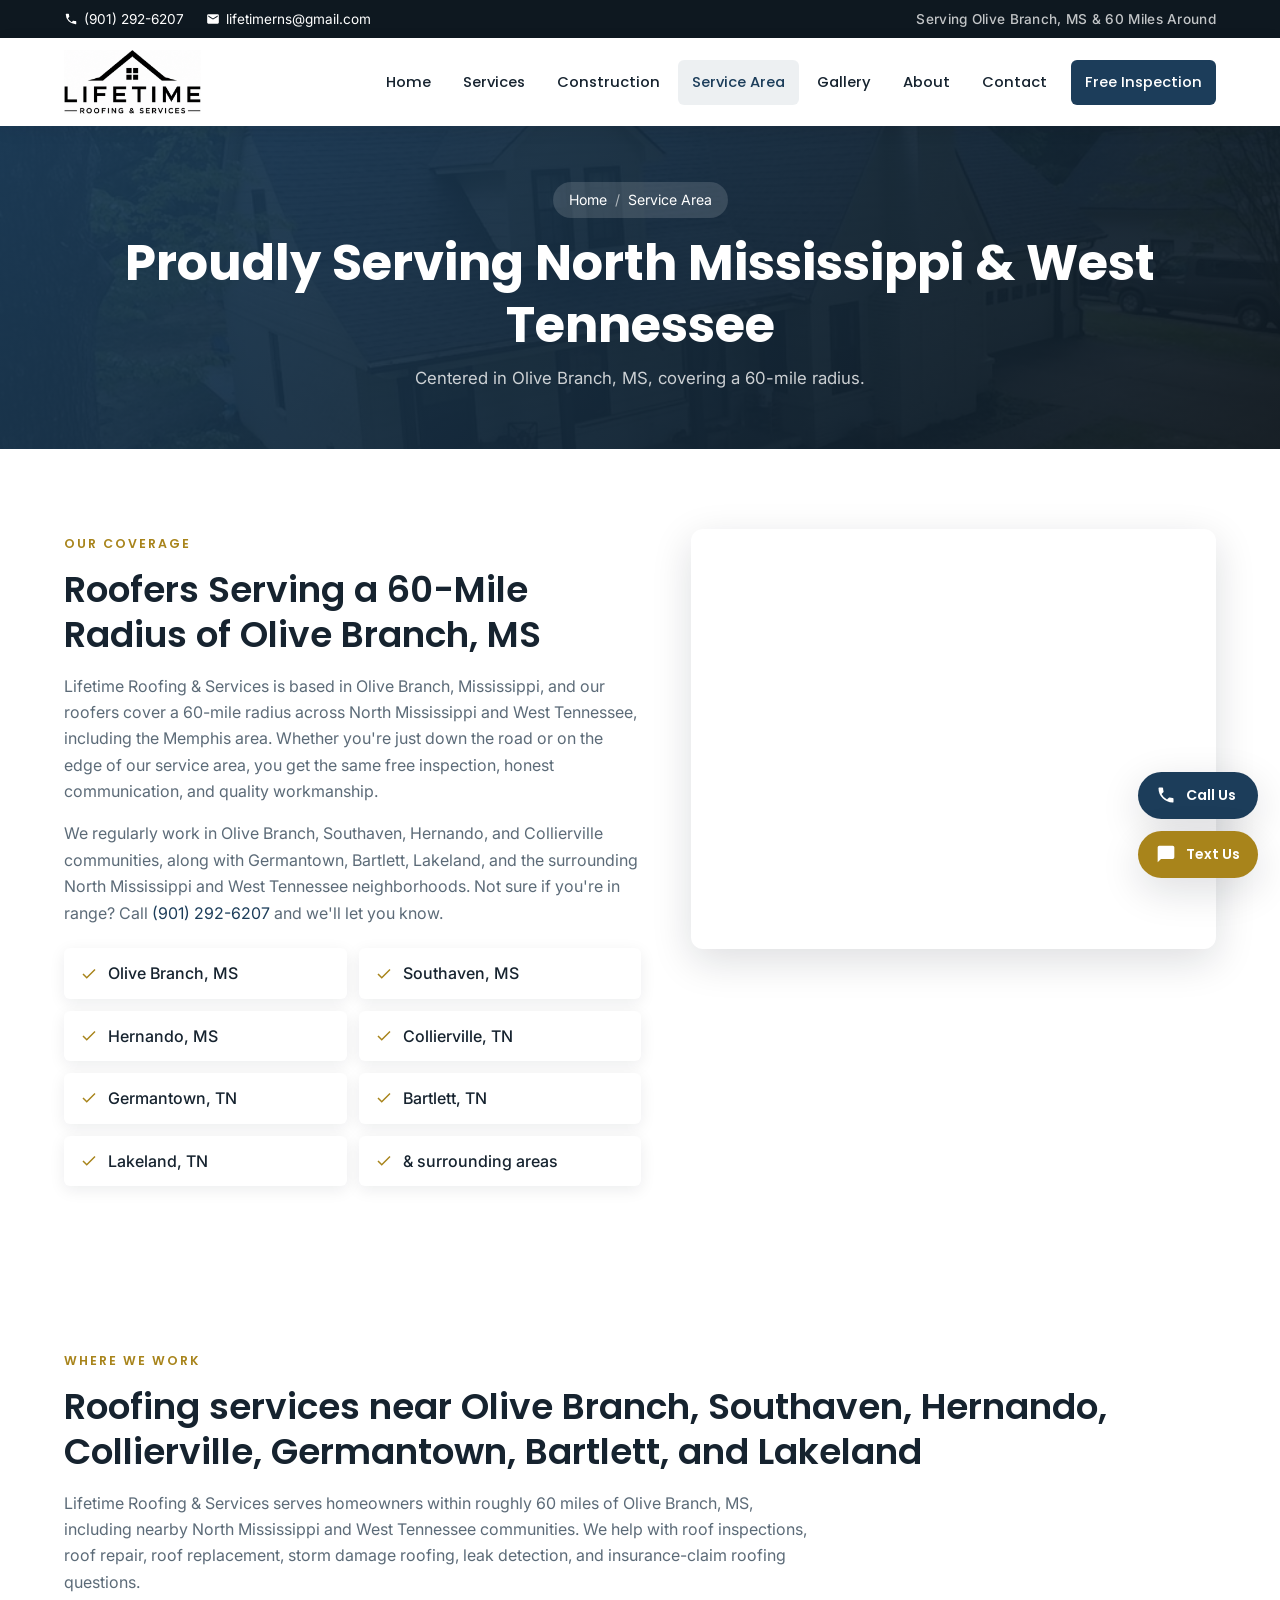
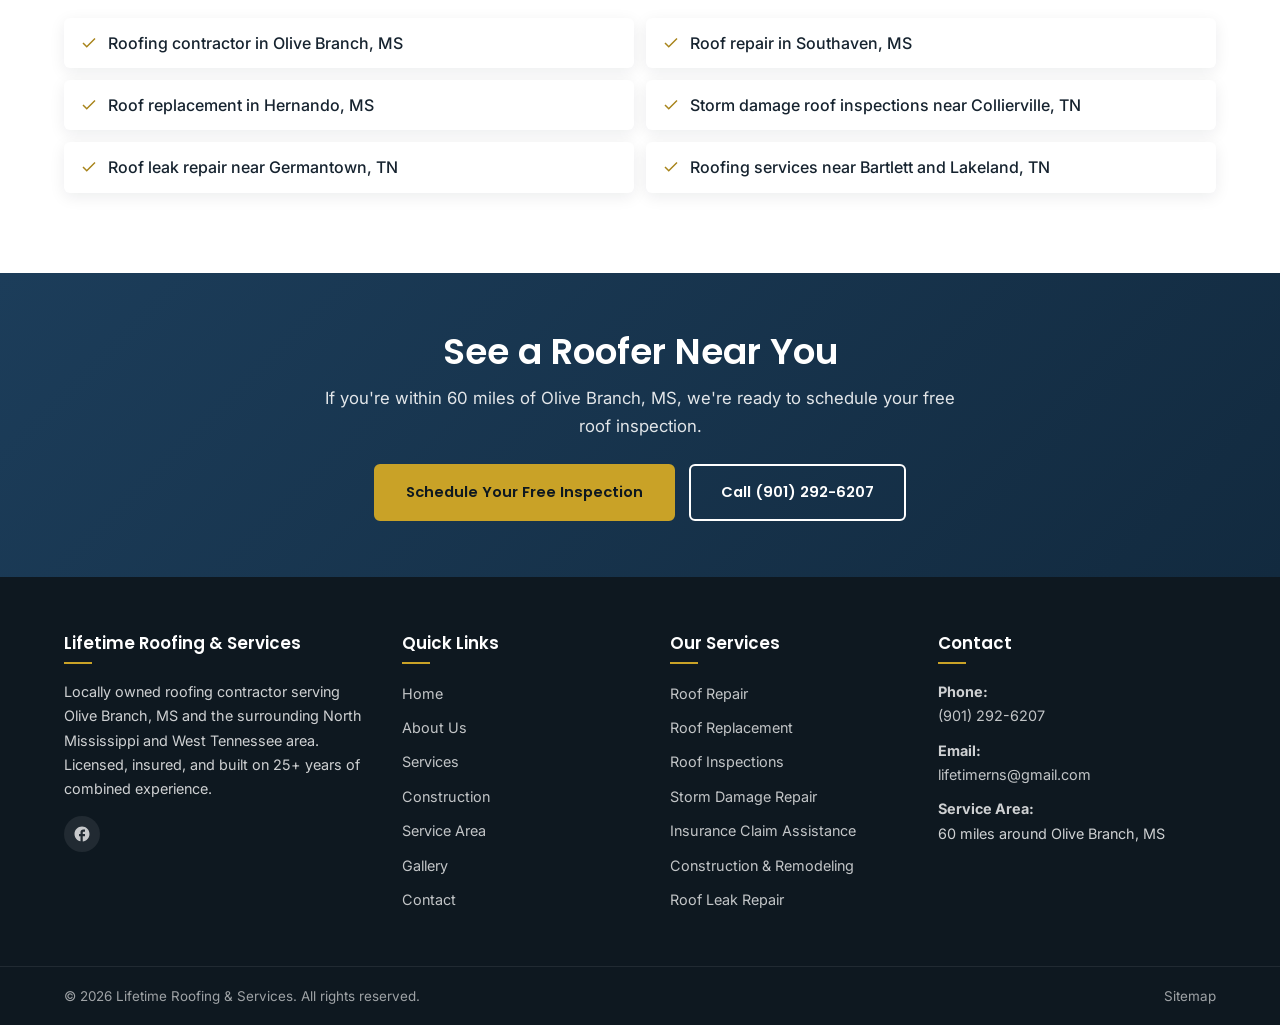
<file: service-area.html>
<!DOCTYPE html>
<html lang="en">
<head>
    <meta charset="UTF-8">
    <meta name="viewport" content="width=device-width, initial-scale=1.0">
    <title>Roofers in North Mississippi &amp; the Memphis Area | Lifetime Roofing &amp; Services</title>
    <meta name="description" content="Lifetime Roofing & Services covers a 60-mile radius of Olive Branch, MS, including Southaven, Hernando, Collierville, Germantown, Bartlett & Lakeland. Free inspections: (901) 292-6207.">
    <meta name="robots" content="index, follow">
    <meta property="og:title" content="Service Area | Lifetime Roofing & Services">
    <meta property="og:description" content="Serving Olive Branch, MS and 60 miles around, including North Mississippi & West Tennessee communities.">
    <meta property="og:type" content="website">
    <meta property="og:url" content="https://lifetimeroofingnservices.com/service-area.html">
    <link rel="canonical" href="https://lifetimeroofingnservices.com/service-area.html">
    <link rel="preconnect" href="https://fonts.googleapis.com">
    <link rel="preconnect" href="https://fonts.gstatic.com" crossorigin>
    <link href="https://fonts.googleapis.com/css2?family=Poppins:wght@500;600;700&family=Inter:wght@400;500;600&display=swap" rel="stylesheet">
    <link rel="icon" type="image/png" sizes="32x32" href="images/favicon-32.png">
    <link rel="apple-touch-icon" href="images/favicon-180.png">
    <link rel="stylesheet" href="css/style.css">
    <script type="application/ld+json">
    {
        "@context": "https://schema.org",
        "@type": "BreadcrumbList",
        "itemListElement": [
            {"@type": "ListItem", "position": 1, "name": "Home", "item": "https://lifetimeroofingnservices.com/"},
            {"@type": "ListItem", "position": 2, "name": "Service Area", "item": "https://lifetimeroofingnservices.com/service-area.html"}
        ]
    }
    </script>
</head>
<body>

    <div class="top-bar">
        <div class="container top-bar-inner">
            <div class="top-bar-left">
                <a href="tel:+19012926207" class="top-link"><svg width="14" height="14" viewBox="0 0 24 24" fill="currentColor"><path d="M20 15.5c-1.25 0-2.45-.2-3.57-.57a1 1 0 0 0-1.02.24l-2.2 2.2a15.07 15.07 0 0 1-6.59-6.59l2.2-2.2a1 1 0 0 0 .25-1.02A11.36 11.36 0 0 1 8.5 4a1 1 0 0 0-1-1H4a1 1 0 0 0-1 1 17 17 0 0 0 17 17 1 1 0 0 0 1-1v-3.5a1 1 0 0 0-1-1z"/></svg> (901) 292-6207</a>
                <a href="mailto:lifetimerns@gmail.com" class="top-link"><svg width="14" height="14" viewBox="0 0 24 24" fill="currentColor"><path d="M20 4H4a2 2 0 0 0-2 2v12a2 2 0 0 0 2 2h16a2 2 0 0 0 2-2V6a2 2 0 0 0-2-2zm0 4-8 5-8-5V6l8 5 8-5v2z"/></svg> lifetimerns@gmail.com</a>
            </div>
            <div class="top-bar-right">Serving Olive Branch, MS &amp; 60 Miles Around</div>
        </div>
    </div>

    <header class="main-header" id="mainHeader">
        <div class="container header-inner">
            <a href="index.html" class="logo">
                <img src="images/logo.png" alt="Lifetime Roofing & Services logo" class="logo-img">
            </a>
            <nav class="main-nav" id="mainNav">
                <ul>
                    <li><a href="index.html">Home</a></li>
                    <li><a href="services.html">Services</a></li>
                    <li><a href="construction.html">Construction</a></li>
                    <li><a href="service-area.html" class="active">Service Area</a></li>
                    <li><a href="gallery.html">Gallery</a></li>
                    <li><a href="about.html">About</a></li>
                    <li><a href="contact.html">Contact</a></li>
                    <li><a href="contact.html" class="nav-cta">Free Inspection</a></li>
                </ul>
            </nav>
            <button class="mobile-toggle" id="mobileToggle" aria-label="Toggle Menu">
                <span></span><span></span><span></span>
            </button>
        </div>
    </header>

    <section class="sub-hero">
        <div class="container">
            <div class="breadcrumbs"><a href="index.html">Home</a><span class="sep">/</span><span>Service Area</span></div>
            <h1>Proudly Serving North Mississippi &amp; West Tennessee</h1>
            <p>Centered in Olive Branch, MS, covering a 60-mile radius.</p>
        </div>
    </section>

    <section class="welcome">
        <div class="container area-grid">
            <div>
                <span class="eyebrow">Our Coverage</span>
                <h2>Roofers Serving a 60-Mile Radius of Olive Branch, MS</h2>
                <p style="color: var(--gray); margin-bottom: 1rem;">Lifetime Roofing &amp; Services is based in Olive Branch, Mississippi, and our roofers cover a 60-mile radius across North Mississippi and West Tennessee, including the Memphis area. Whether you're just down the road or on the edge of our service area, you get the same free inspection, honest communication, and quality workmanship.</p>
                <p style="color: var(--gray);">We regularly work in Olive Branch, Southaven, Hernando, and Collierville communities, along with Germantown, Bartlett, Lakeland, and the surrounding North Mississippi and West Tennessee neighborhoods. Not sure if you're in range? Call <a href="tel:+19012926207">(901) 292-6207</a> and we'll let you know.</p>
                <ul class="area-list">
                    <li><svg width="18" height="18" viewBox="0 0 24 24" fill="none" stroke="currentColor" stroke-width="2"><path d="M20 6 9 17l-5-5"/></svg> Olive Branch, MS</li>
                    <li><svg width="18" height="18" viewBox="0 0 24 24" fill="none" stroke="currentColor" stroke-width="2"><path d="M20 6 9 17l-5-5"/></svg> Southaven, MS</li>
                    <li><svg width="18" height="18" viewBox="0 0 24 24" fill="none" stroke="currentColor" stroke-width="2"><path d="M20 6 9 17l-5-5"/></svg> Hernando, MS</li>
                    <li><svg width="18" height="18" viewBox="0 0 24 24" fill="none" stroke="currentColor" stroke-width="2"><path d="M20 6 9 17l-5-5"/></svg> Collierville, TN</li>
                    <li><svg width="18" height="18" viewBox="0 0 24 24" fill="none" stroke="currentColor" stroke-width="2"><path d="M20 6 9 17l-5-5"/></svg> Germantown, TN</li>
                    <li><svg width="18" height="18" viewBox="0 0 24 24" fill="none" stroke="currentColor" stroke-width="2"><path d="M20 6 9 17l-5-5"/></svg> Bartlett, TN</li>
                    <li><svg width="18" height="18" viewBox="0 0 24 24" fill="none" stroke="currentColor" stroke-width="2"><path d="M20 6 9 17l-5-5"/></svg> Lakeland, TN</li>
                    <li><svg width="18" height="18" viewBox="0 0 24 24" fill="none" stroke="currentColor" stroke-width="2"><path d="M20 6 9 17l-5-5"/></svg> &amp; surrounding areas</li>
                </ul>
            </div>
            <div class="area-map-wrap">
                <iframe src="https://www.google.com/maps?q=Olive+Branch,+MS&z=9&output=embed" loading="lazy" referrerpolicy="no-referrer-when-downgrade" title="Lifetime Roofing & Services coverage area map centered on Olive Branch, MS"></iframe>
            </div>
        </div>
    </section>

    <section class="welcome" id="service-area-cities">
        <div class="container">
            <span class="eyebrow">Where We Work</span>
            <h2>Roofing services near Olive Branch, Southaven, Hernando, Collierville, Germantown, Bartlett, and Lakeland</h2>
            <p style="color: var(--gray); max-width: 760px; margin-bottom: 1.4rem;">Lifetime Roofing &amp; Services serves homeowners within roughly 60 miles of Olive Branch, MS, including nearby North Mississippi and West Tennessee communities. We help with roof inspections, roof repair, roof replacement, storm damage roofing, leak detection, and insurance-claim roofing questions.</p>
            <ul class="area-list">
                <li><svg width="18" height="18" viewBox="0 0 24 24" fill="none" stroke="currentColor" stroke-width="2"><path d="M20 6 9 17l-5-5"/></svg> Roofing contractor in Olive Branch, MS</li>
                <li><svg width="18" height="18" viewBox="0 0 24 24" fill="none" stroke="currentColor" stroke-width="2"><path d="M20 6 9 17l-5-5"/></svg> Roof repair in Southaven, MS</li>
                <li><svg width="18" height="18" viewBox="0 0 24 24" fill="none" stroke="currentColor" stroke-width="2"><path d="M20 6 9 17l-5-5"/></svg> Roof replacement in Hernando, MS</li>
                <li><svg width="18" height="18" viewBox="0 0 24 24" fill="none" stroke="currentColor" stroke-width="2"><path d="M20 6 9 17l-5-5"/></svg> Storm damage roof inspections near Collierville, TN</li>
                <li><svg width="18" height="18" viewBox="0 0 24 24" fill="none" stroke="currentColor" stroke-width="2"><path d="M20 6 9 17l-5-5"/></svg> Roof leak repair near Germantown, TN</li>
                <li><svg width="18" height="18" viewBox="0 0 24 24" fill="none" stroke="currentColor" stroke-width="2"><path d="M20 6 9 17l-5-5"/></svg> Roofing services near Bartlett and Lakeland, TN</li>
            </ul>
        </div>
    </section>

    <section class="cta-banner">
        <div class="container">
            <h2>See a Roofer Near You</h2>
            <p>If you're within 60 miles of Olive Branch, MS, we're ready to schedule your free roof inspection.</p>
            <div class="cta-buttons">
                <a href="contact.html" class="btn btn-primary">Schedule Your Free Inspection</a>
                <a href="tel:+19012926207" class="btn btn-outline">Call (901) 292-6207</a>
            </div>
        </div>
    </section>

    <footer class="main-footer">
        <div class="container footer-grid">
            <div class="footer-col">
                <h4>Lifetime Roofing &amp; Services</h4>
                <p>Locally owned roofing contractor serving Olive Branch, MS and the surrounding North Mississippi and West Tennessee area. Licensed, insured, and built on 25+ years of combined experience.</p>
                <div class="footer-social">
                    <a href="https://www.facebook.com/profile.php?id=61560986921436" aria-label="Facebook" target="_blank" rel="noopener">
                        <svg width="18" height="18" viewBox="0 0 24 24" fill="currentColor"><path d="M22 12c0-5.52-4.48-10-10-10S2 6.48 2 12c0 4.84 3.44 8.87 8 9.8V15H8v-3h2V9.5C10 7.57 11.57 6 13.5 6H16v3h-2c-.55 0-1 .45-1 1v2h3v3h-3v6.95c5.05-.5 9-4.76 9-9.95z"/></svg>
                    </a>
                </div>
            </div>
            <div class="footer-col">
                <h4>Quick Links</h4>
                <ul>
                    <li><a href="index.html">Home</a></li>
                    <li><a href="about.html">About Us</a></li>
                    <li><a href="services.html">Services</a></li>
                    <li><a href="construction.html">Construction</a></li>
                    <li><a href="service-area.html">Service Area</a></li>
                    <li><a href="gallery.html">Gallery</a></li>
                    <li><a href="contact.html">Contact</a></li>
                </ul>
            </div>
            <div class="footer-col">
                <h4>Our Services</h4>
                <ul>
                    <li><a href="roof-repair-olive-branch-ms.html">Roof Repair</a></li>
                    <li><a href="roof-replacement-olive-branch-ms.html">Roof Replacement</a></li>
                    <li><a href="roof-inspection-olive-branch-ms.html">Roof Inspections</a></li>
                    <li><a href="storm-damage-roof-repair-olive-branch-ms.html">Storm Damage Repair</a></li>
                    <li><a href="services.html#insurance">Insurance Claim Assistance</a></li>
                    <li><a href="construction.html">Construction &amp; Remodeling</a></li>
                    <li><a href="roof-leak-repair-olive-branch-ms.html">Roof Leak Repair</a></li>
                </ul>
            </div>
            <div class="footer-col">
                <h4>Contact</h4>
                <p><strong>Phone:</strong><br><a href="tel:+19012926207">(901) 292-6207</a></p>
                <p><strong>Email:</strong><br><a href="mailto:lifetimerns@gmail.com">lifetimerns@gmail.com</a></p>
                <p><strong>Service Area:</strong><br>60 miles around Olive Branch, MS</p>
            </div>
        </div>
        <div class="footer-bottom">
            <div class="container footer-bottom-inner">
                <p>&copy; <span id="year">2026</span> Lifetime Roofing &amp; Services. All rights reserved.</p>
                <ul>
                    <li><a href="sitemap.xml">Sitemap</a></li>
                </ul>
            </div>
        </div>
    </footer>

    <div class="fab-container">
        <a href="tel:+19012926207" class="fab fab-call" aria-label="Call Us">
            <svg width="20" height="20" viewBox="0 0 24 24" fill="currentColor"><path d="M20 15.5c-1.25 0-2.45-.2-3.57-.57a1 1 0 0 0-1.02.24l-2.2 2.2a15.07 15.07 0 0 1-6.59-6.59l2.2-2.2a1 1 0 0 0 .25-1.02A11.36 11.36 0 0 1 8.5 4a1 1 0 0 0-1-1H4a1 1 0 0 0-1 1 17 17 0 0 0 17 17 1 1 0 0 0 1-1v-3.5a1 1 0 0 0-1-1z"/></svg>
            <span>Call Us</span>
        </a>
        <a href="sms:+19012926207" class="fab fab-text" aria-label="Text Us">
            <svg width="20" height="20" viewBox="0 0 24 24" fill="currentColor"><path d="M20 2H4a2 2 0 0 0-2 2v18l4-4h14a2 2 0 0 0 2-2V4a2 2 0 0 0-2-2z"/></svg>
            <span>Text Us</span>
        </a>
    </div>

    <script src="js/script.js"></script>
</body>
</html>
</file>
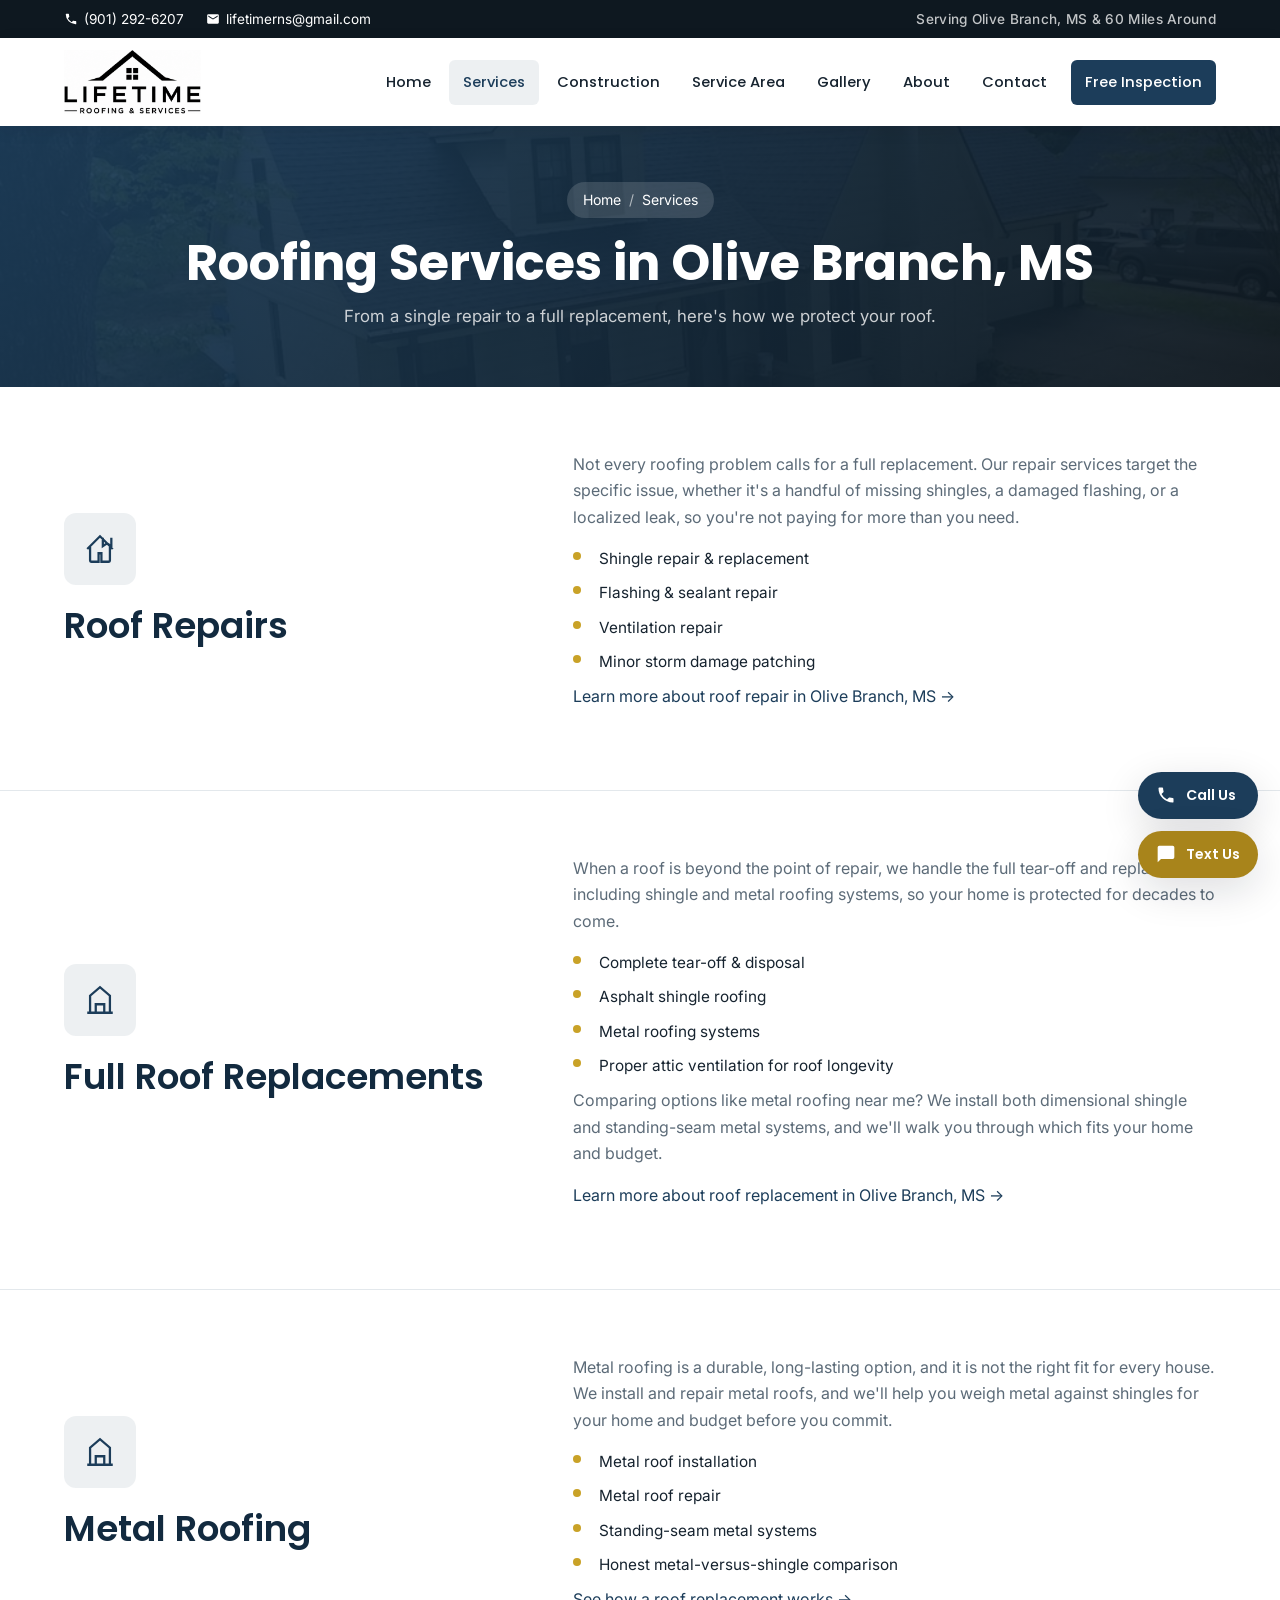
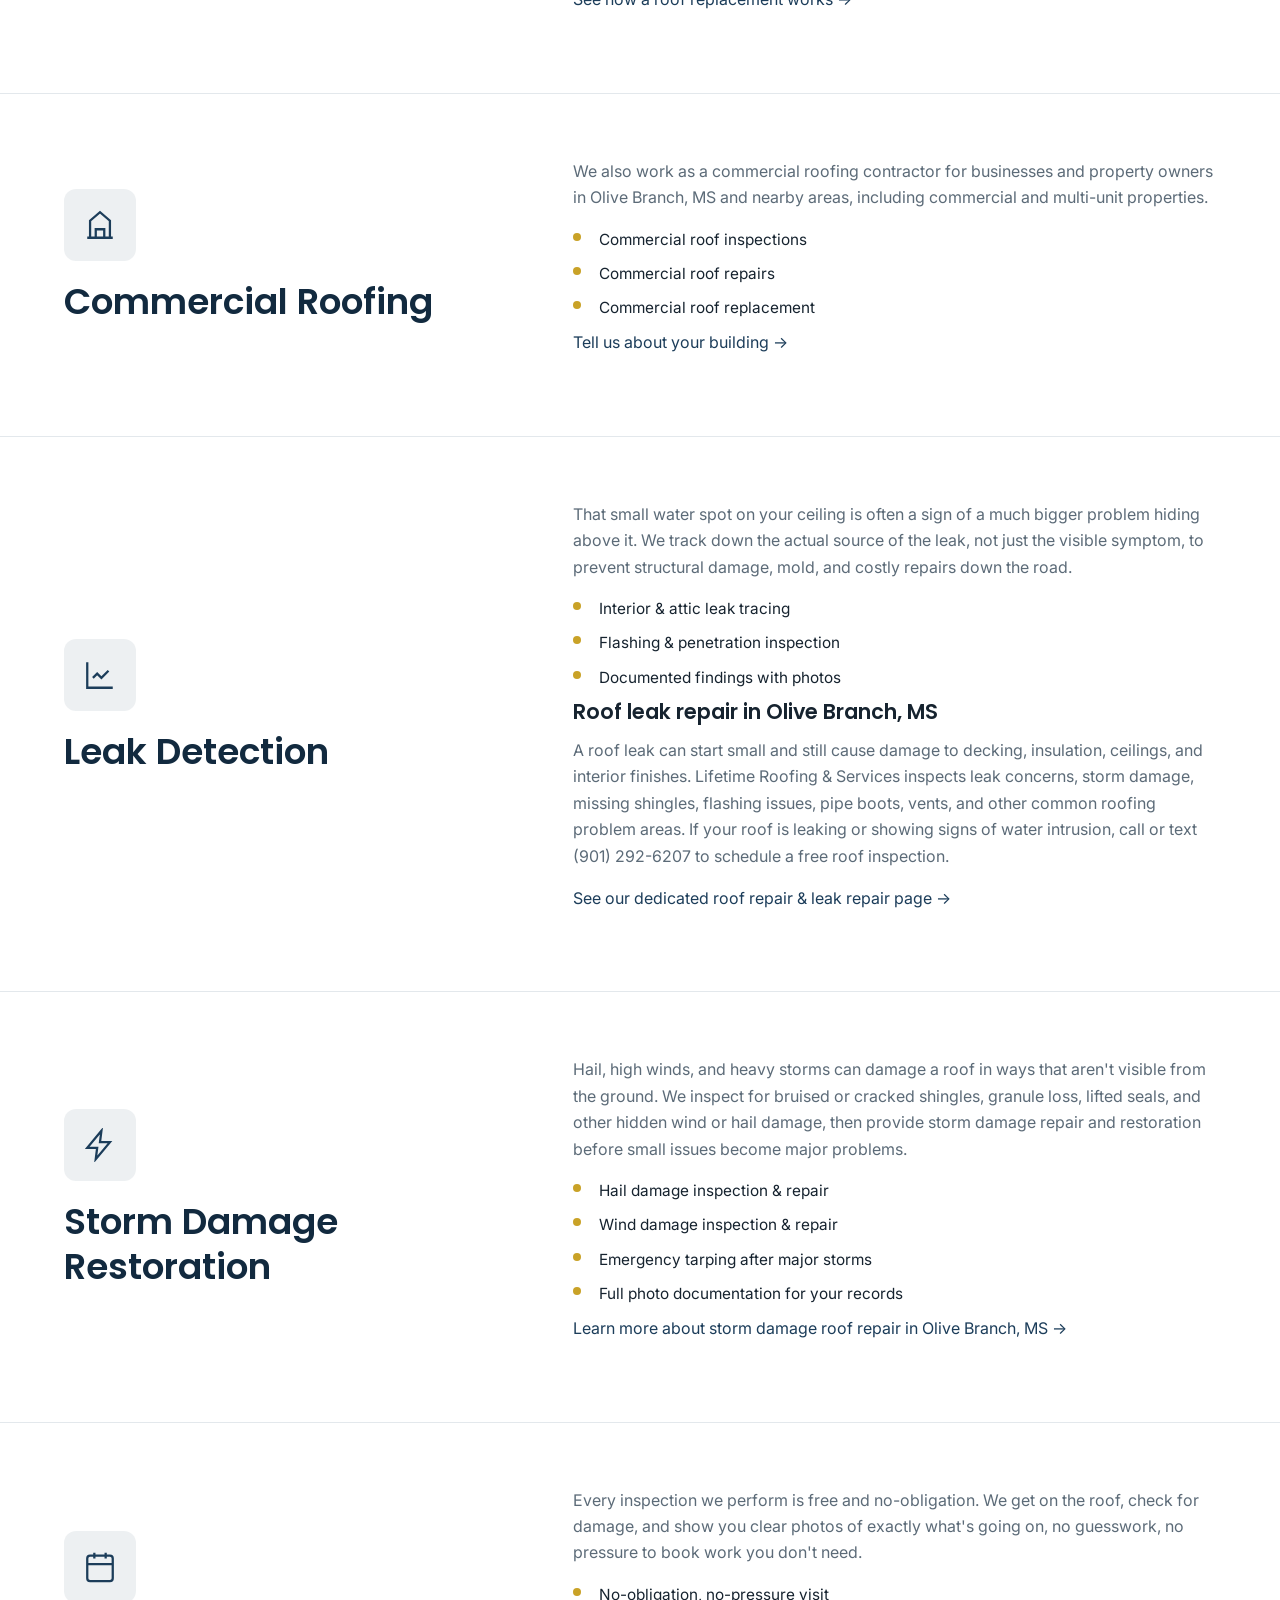
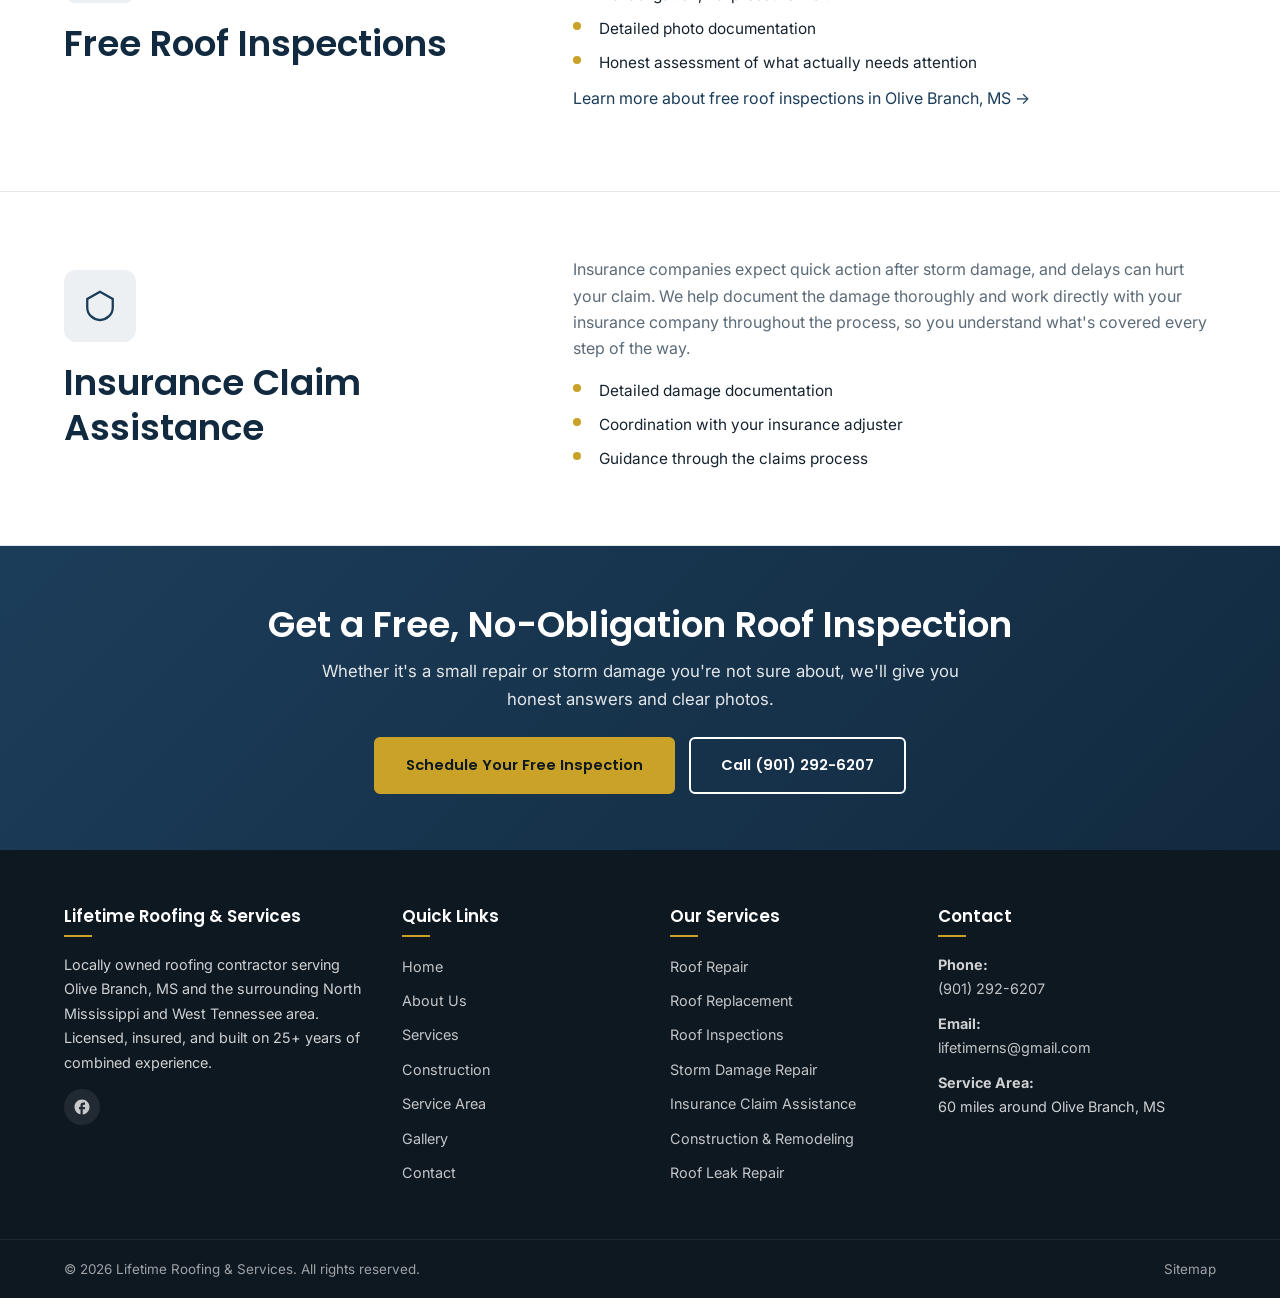
<file: services.html>
<!DOCTYPE html>
<html lang="en">
<head>
    <meta charset="UTF-8">
    <meta name="viewport" content="width=device-width, initial-scale=1.0">
    <title>Roofing Services in Olive Branch, MS – Repair, Replacement, Metal &amp; Commercial | Lifetime Roofing &amp; Services</title>
    <meta name="description" content="Roofing services in Olive Branch, MS from a local roofing company: roof repair, full replacement, shingle & metal roofing, commercial roofing, leak detection & storm damage. Free inspections: (901) 292-6207.">
    <meta name="robots" content="index, follow">
    <meta property="og:title" content="Roofing Services | Lifetime Roofing & Services">
    <meta property="og:description" content="Roof repairs, full replacements, leak detection, storm damage restoration & insurance claim assistance in Olive Branch, MS and surrounding areas.">
    <meta property="og:type" content="website">
    <meta property="og:url" content="https://lifetimeroofingnservices.com/services.html">
    <link rel="canonical" href="https://lifetimeroofingnservices.com/services.html">
    <link rel="preconnect" href="https://fonts.googleapis.com">
    <link rel="preconnect" href="https://fonts.gstatic.com" crossorigin>
    <link href="https://fonts.googleapis.com/css2?family=Poppins:wght@500;600;700&family=Inter:wght@400;500;600&display=swap" rel="stylesheet">
    <link rel="icon" type="image/png" sizes="32x32" href="images/favicon-32.png">
    <link rel="apple-touch-icon" href="images/favicon-180.png">
    <link rel="stylesheet" href="css/style.css">
    <script type="application/ld+json">
    {
        "@context": "https://schema.org",
        "@type": "BreadcrumbList",
        "itemListElement": [
            {"@type": "ListItem", "position": 1, "name": "Home", "item": "https://lifetimeroofingnservices.com/"},
            {"@type": "ListItem", "position": 2, "name": "Services", "item": "https://lifetimeroofingnservices.com/services.html"}
        ]
    }
    </script>
    <script type="application/ld+json">
    {
        "@context": "https://schema.org",
        "@graph": [
            {"@type": "Service", "serviceType": "Roof Repair", "name": "Roof Repairs", "provider": {"@type": "RoofingContractor", "name": "Lifetime Roofing & Services"}, "areaServed": "North Mississippi & West Tennessee"},
            {"@type": "Service", "serviceType": "Roof Replacement", "name": "Full Roof Replacements", "provider": {"@type": "RoofingContractor", "name": "Lifetime Roofing & Services"}, "areaServed": "North Mississippi & West Tennessee"},
            {"@type": "Service", "serviceType": "Leak Detection and Repair", "name": "Leak Detection", "provider": {"@type": "RoofingContractor", "name": "Lifetime Roofing & Services"}, "areaServed": "North Mississippi & West Tennessee"},
            {"@type": "Service", "serviceType": "Storm Damage Restoration", "name": "Storm Damage Restoration", "provider": {"@type": "RoofingContractor", "name": "Lifetime Roofing & Services"}, "areaServed": "North Mississippi & West Tennessee"},
            {"@type": "Service", "serviceType": "Insurance Claim Assistance", "name": "Insurance Claim Assistance", "provider": {"@type": "RoofingContractor", "name": "Lifetime Roofing & Services"}, "areaServed": "North Mississippi & West Tennessee"}
        ]
    }
    </script>
</head>
<body>

    <div class="top-bar">
        <div class="container top-bar-inner">
            <div class="top-bar-left">
                <a href="tel:+19012926207" class="top-link"><svg width="14" height="14" viewBox="0 0 24 24" fill="currentColor"><path d="M20 15.5c-1.25 0-2.45-.2-3.57-.57a1 1 0 0 0-1.02.24l-2.2 2.2a15.07 15.07 0 0 1-6.59-6.59l2.2-2.2a1 1 0 0 0 .25-1.02A11.36 11.36 0 0 1 8.5 4a1 1 0 0 0-1-1H4a1 1 0 0 0-1 1 17 17 0 0 0 17 17 1 1 0 0 0 1-1v-3.5a1 1 0 0 0-1-1z"/></svg> (901) 292-6207</a>
                <a href="mailto:lifetimerns@gmail.com" class="top-link"><svg width="14" height="14" viewBox="0 0 24 24" fill="currentColor"><path d="M20 4H4a2 2 0 0 0-2 2v12a2 2 0 0 0 2 2h16a2 2 0 0 0 2-2V6a2 2 0 0 0-2-2zm0 4-8 5-8-5V6l8 5 8-5v2z"/></svg> lifetimerns@gmail.com</a>
            </div>
            <div class="top-bar-right">Serving Olive Branch, MS &amp; 60 Miles Around</div>
        </div>
    </div>

    <header class="main-header" id="mainHeader">
        <div class="container header-inner">
            <a href="index.html" class="logo">
                <img src="images/logo.png" alt="Lifetime Roofing & Services logo" class="logo-img">
            </a>
            <nav class="main-nav" id="mainNav">
                <ul>
                    <li><a href="index.html">Home</a></li>
                    <li><a href="services.html" class="active">Services</a></li>
                    <li><a href="construction.html">Construction</a></li>
                    <li><a href="service-area.html">Service Area</a></li>
                    <li><a href="gallery.html">Gallery</a></li>
                    <li><a href="about.html">About</a></li>
                    <li><a href="contact.html">Contact</a></li>
                    <li><a href="contact.html" class="nav-cta">Free Inspection</a></li>
                </ul>
            </nav>
            <button class="mobile-toggle" id="mobileToggle" aria-label="Toggle Menu">
                <span></span><span></span><span></span>
            </button>
        </div>
    </header>

    <section class="sub-hero">
        <div class="container">
            <div class="breadcrumbs"><a href="index.html">Home</a><span class="sep">/</span><span>Services</span></div>
            <h1>Roofing Services in Olive Branch, MS</h1>
            <p>From a single repair to a full replacement, here's how we protect your roof.</p>
        </div>
    </section>

    <section class="service-detail" id="repairs">
        <div class="container service-detail-grid">
            <div>
                <div class="service-detail-icon"><svg width="34" height="34" viewBox="0 0 24 24" fill="none" stroke="currentColor" stroke-width="1.6"><path d="M14 4v6l3-2 3 2V4M3 12l9-9 9 9M5 10v10a1 1 0 0 0 1 1h5v-6h2v6h5a1 1 0 0 0 1-1V10"/></svg></div>
                <h2>Roof Repairs</h2>
            </div>
            <div>
                <p>Not every roofing problem calls for a full replacement. Our repair services target the specific issue, whether it's a handful of missing shingles, a damaged flashing, or a localized leak, so you're not paying for more than you need.</p>
                <ul>
                    <li>Shingle repair &amp; replacement</li>
                    <li>Flashing &amp; sealant repair</li>
                    <li>Ventilation repair</li>
                    <li>Minor storm damage patching</li>
                </ul>
                <p><a href="roof-repair-olive-branch-ms.html">Learn more about roof repair in Olive Branch, MS &rarr;</a></p>
            </div>
        </div>
    </section>

    <section class="service-detail" id="replacement">
        <div class="container service-detail-grid">
            <div>
                <div class="service-detail-icon"><svg width="34" height="34" viewBox="0 0 24 24" fill="none" stroke="currentColor" stroke-width="1.6"><path d="M3 21h18M5 21V9l7-6 7 6v12M9 21v-6h6v6"/></svg></div>
                <h2>Full Roof Replacements</h2>
            </div>
            <div>
                <p>When a roof is beyond the point of repair, we handle the full tear-off and replacement, including shingle and metal roofing systems, so your home is protected for decades to come.</p>
                <ul>
                    <li>Complete tear-off &amp; disposal</li>
                    <li>Asphalt shingle roofing</li>
                    <li>Metal roofing systems</li>
                    <li>Proper attic ventilation for roof longevity</li>
                </ul>
                <p>Comparing options like metal roofing near me? We install both dimensional shingle and standing-seam metal systems, and we'll walk you through which fits your home and budget.</p>
                <p><a href="roof-replacement-olive-branch-ms.html">Learn more about roof replacement in Olive Branch, MS &rarr;</a></p>
            </div>
        </div>
    </section>

    <section class="service-detail" id="metal-roofing">
        <div class="container service-detail-grid">
            <div>
                <div class="service-detail-icon"><svg width="34" height="34" viewBox="0 0 24 24" fill="none" stroke="currentColor" stroke-width="1.6"><path d="M3 21h18M5 21V9l7-6 7 6v12M9 21v-6h6v6"/></svg></div>
                <h2>Metal Roofing</h2>
            </div>
            <div>
                <p>Metal roofing is a durable, long-lasting option, and it is not the right fit for every house. We install and repair metal roofs, and we'll help you weigh metal against shingles for your home and budget before you commit.</p>
                <ul>
                    <li>Metal roof installation</li>
                    <li>Metal roof repair</li>
                    <li>Standing-seam metal systems</li>
                    <li>Honest metal-versus-shingle comparison</li>
                </ul>
                <p><a href="roof-replacement-olive-branch-ms.html">See how a roof replacement works &rarr;</a></p>
            </div>
        </div>
    </section>

    <section class="service-detail" id="commercial-roofing">
        <div class="container service-detail-grid">
            <div>
                <div class="service-detail-icon"><svg width="34" height="34" viewBox="0 0 24 24" fill="none" stroke="currentColor" stroke-width="1.6"><path d="M3 21h18M5 21V9l7-6 7 6v12M9 21v-6h6v6"/></svg></div>
                <h2>Commercial Roofing</h2>
            </div>
            <div>
                <p>We also work as a commercial roofing contractor for businesses and property owners in Olive Branch, MS and nearby areas, including commercial and multi-unit properties.</p>
                <ul>
                    <li>Commercial roof inspections</li>
                    <li>Commercial roof repairs</li>
                    <li>Commercial roof replacement</li>
                </ul>
                <p><a href="contact.html">Tell us about your building &rarr;</a></p>
            </div>
        </div>
    </section>

    <section class="service-detail" id="leak-detection">
        <div class="container service-detail-grid">
            <div>
                <div class="service-detail-icon"><svg width="34" height="34" viewBox="0 0 24 24" fill="none" stroke="currentColor" stroke-width="1.6"><path d="M3 3v18h18M7 14l3-3 3 3 5-5"/></svg></div>
                <h2>Leak Detection</h2>
            </div>
            <div>
                <p>That small water spot on your ceiling is often a sign of a much bigger problem hiding above it. We track down the actual source of the leak, not just the visible symptom, to prevent structural damage, mold, and costly repairs down the road.</p>
                <ul>
                    <li>Interior &amp; attic leak tracing</li>
                    <li>Flashing &amp; penetration inspection</li>
                    <li>Documented findings with photos</li>
                </ul>
                <h3>Roof leak repair in Olive Branch, MS</h3>
                <p>A roof leak can start small and still cause damage to decking, insulation, ceilings, and interior finishes. Lifetime Roofing &amp; Services inspects leak concerns, storm damage, missing shingles, flashing issues, pipe boots, vents, and other common roofing problem areas. If your roof is leaking or showing signs of water intrusion, call or text (901) 292-6207 to schedule a free roof inspection.</p>
                <p><a href="roof-repair-olive-branch-ms.html">See our dedicated roof repair &amp; leak repair page &rarr;</a></p>
            </div>
        </div>
    </section>

    <section class="service-detail" id="storm-damage">
        <div class="container service-detail-grid">
            <div>
                <div class="service-detail-icon"><svg width="34" height="34" viewBox="0 0 24 24" fill="none" stroke="currentColor" stroke-width="1.6"><path d="M13 2 3 14h7l-1 8 10-12h-7l1-8z"/></svg></div>
                <h2>Storm Damage Restoration</h2>
            </div>
            <div>
                <p>Hail, high winds, and heavy storms can damage a roof in ways that aren't visible from the ground. We inspect for bruised or cracked shingles, granule loss, lifted seals, and other hidden wind or hail damage, then provide storm damage repair and restoration before small issues become major problems.</p>
                <ul>
                    <li>Hail damage inspection &amp; repair</li>
                    <li>Wind damage inspection &amp; repair</li>
                    <li>Emergency tarping after major storms</li>
                    <li>Full photo documentation for your records</li>
                </ul>
                <p><a href="storm-damage-roof-repair-olive-branch-ms.html">Learn more about storm damage roof repair in Olive Branch, MS &rarr;</a></p>
            </div>
        </div>
    </section>

    <section class="service-detail" id="free-inspection">
        <div class="container service-detail-grid">
            <div>
                <div class="service-detail-icon"><svg width="34" height="34" viewBox="0 0 24 24" fill="none" stroke="currentColor" stroke-width="1.6"><rect x="3" y="4" width="18" height="18" rx="2"/><path d="M16 2v4M8 2v4M3 10h18"/></svg></div>
                <h2>Free Roof Inspections</h2>
            </div>
            <div>
                <p>Every inspection we perform is free and no-obligation. We get on the roof, check for damage, and show you clear photos of exactly what's going on, no guesswork, no pressure to book work you don't need.</p>
                <ul>
                    <li>No-obligation, no-pressure visit</li>
                    <li>Detailed photo documentation</li>
                    <li>Honest assessment of what actually needs attention</li>
                </ul>
                <p><a href="roof-inspection-olive-branch-ms.html">Learn more about free roof inspections in Olive Branch, MS &rarr;</a></p>
            </div>
        </div>
    </section>

    <section class="service-detail" id="insurance">
        <div class="container service-detail-grid">
            <div>
                <div class="service-detail-icon"><svg width="34" height="34" viewBox="0 0 24 24" fill="none" stroke="currentColor" stroke-width="1.6"><path d="M12 2 3 7v6c0 5 4 8.5 9 9 5-.5 9-4 9-9V7l-9-5z"/></svg></div>
                <h2>Insurance Claim Assistance</h2>
            </div>
            <div>
                <p>Insurance companies expect quick action after storm damage, and delays can hurt your claim. We help document the damage thoroughly and work directly with your insurance company throughout the process, so you understand what's covered every step of the way.</p>
                <ul>
                    <li>Detailed damage documentation</li>
                    <li>Coordination with your insurance adjuster</li>
                    <li>Guidance through the claims process</li>
                </ul>
            </div>
        </div>
    </section>

    <section class="cta-banner">
        <div class="container">
            <h2>Get a Free, No-Obligation Roof Inspection</h2>
            <p>Whether it's a small repair or storm damage you're not sure about, we'll give you honest answers and clear photos.</p>
            <div class="cta-buttons">
                <a href="contact.html" class="btn btn-primary">Schedule Your Free Inspection</a>
                <a href="tel:+19012926207" class="btn btn-outline">Call (901) 292-6207</a>
            </div>
        </div>
    </section>

    <footer class="main-footer">
        <div class="container footer-grid">
            <div class="footer-col">
                <h4>Lifetime Roofing &amp; Services</h4>
                <p>Locally owned roofing contractor serving Olive Branch, MS and the surrounding North Mississippi and West Tennessee area. Licensed, insured, and built on 25+ years of combined experience.</p>
                <div class="footer-social">
                    <a href="https://www.facebook.com/profile.php?id=61560986921436" aria-label="Facebook" target="_blank" rel="noopener">
                        <svg width="18" height="18" viewBox="0 0 24 24" fill="currentColor"><path d="M22 12c0-5.52-4.48-10-10-10S2 6.48 2 12c0 4.84 3.44 8.87 8 9.8V15H8v-3h2V9.5C10 7.57 11.57 6 13.5 6H16v3h-2c-.55 0-1 .45-1 1v2h3v3h-3v6.95c5.05-.5 9-4.76 9-9.95z"/></svg>
                    </a>
                </div>
            </div>
            <div class="footer-col">
                <h4>Quick Links</h4>
                <ul>
                    <li><a href="index.html">Home</a></li>
                    <li><a href="about.html">About Us</a></li>
                    <li><a href="services.html">Services</a></li>
                    <li><a href="construction.html">Construction</a></li>
                    <li><a href="service-area.html">Service Area</a></li>
                    <li><a href="gallery.html">Gallery</a></li>
                    <li><a href="contact.html">Contact</a></li>
                </ul>
            </div>
            <div class="footer-col">
                <h4>Our Services</h4>
                <ul>
                    <li><a href="roof-repair-olive-branch-ms.html">Roof Repair</a></li>
                    <li><a href="roof-replacement-olive-branch-ms.html">Roof Replacement</a></li>
                    <li><a href="roof-inspection-olive-branch-ms.html">Roof Inspections</a></li>
                    <li><a href="storm-damage-roof-repair-olive-branch-ms.html">Storm Damage Repair</a></li>
                    <li><a href="services.html#insurance">Insurance Claim Assistance</a></li>
                    <li><a href="construction.html">Construction &amp; Remodeling</a></li>
                    <li><a href="roof-leak-repair-olive-branch-ms.html">Roof Leak Repair</a></li>
                </ul>
            </div>
            <div class="footer-col">
                <h4>Contact</h4>
                <p><strong>Phone:</strong><br><a href="tel:+19012926207">(901) 292-6207</a></p>
                <p><strong>Email:</strong><br><a href="mailto:lifetimerns@gmail.com">lifetimerns@gmail.com</a></p>
                <p><strong>Service Area:</strong><br>60 miles around Olive Branch, MS</p>
            </div>
        </div>
        <div class="footer-bottom">
            <div class="container footer-bottom-inner">
                <p>&copy; <span id="year">2026</span> Lifetime Roofing &amp; Services. All rights reserved.</p>
                <ul>
                    <li><a href="sitemap.xml">Sitemap</a></li>
                </ul>
            </div>
        </div>
    </footer>

    <div class="fab-container">
        <a href="tel:+19012926207" class="fab fab-call" aria-label="Call Us">
            <svg width="20" height="20" viewBox="0 0 24 24" fill="currentColor"><path d="M20 15.5c-1.25 0-2.45-.2-3.57-.57a1 1 0 0 0-1.02.24l-2.2 2.2a15.07 15.07 0 0 1-6.59-6.59l2.2-2.2a1 1 0 0 0 .25-1.02A11.36 11.36 0 0 1 8.5 4a1 1 0 0 0-1-1H4a1 1 0 0 0-1 1 17 17 0 0 0 17 17 1 1 0 0 0 1-1v-3.5a1 1 0 0 0-1-1z"/></svg>
            <span>Call Us</span>
        </a>
        <a href="sms:+19012926207" class="fab fab-text" aria-label="Text Us">
            <svg width="20" height="20" viewBox="0 0 24 24" fill="currentColor"><path d="M20 2H4a2 2 0 0 0-2 2v18l4-4h14a2 2 0 0 0 2-2V4a2 2 0 0 0-2-2z"/></svg>
            <span>Text Us</span>
        </a>
    </div>

    <script src="js/script.js"></script>
</body>
</html>
</file>
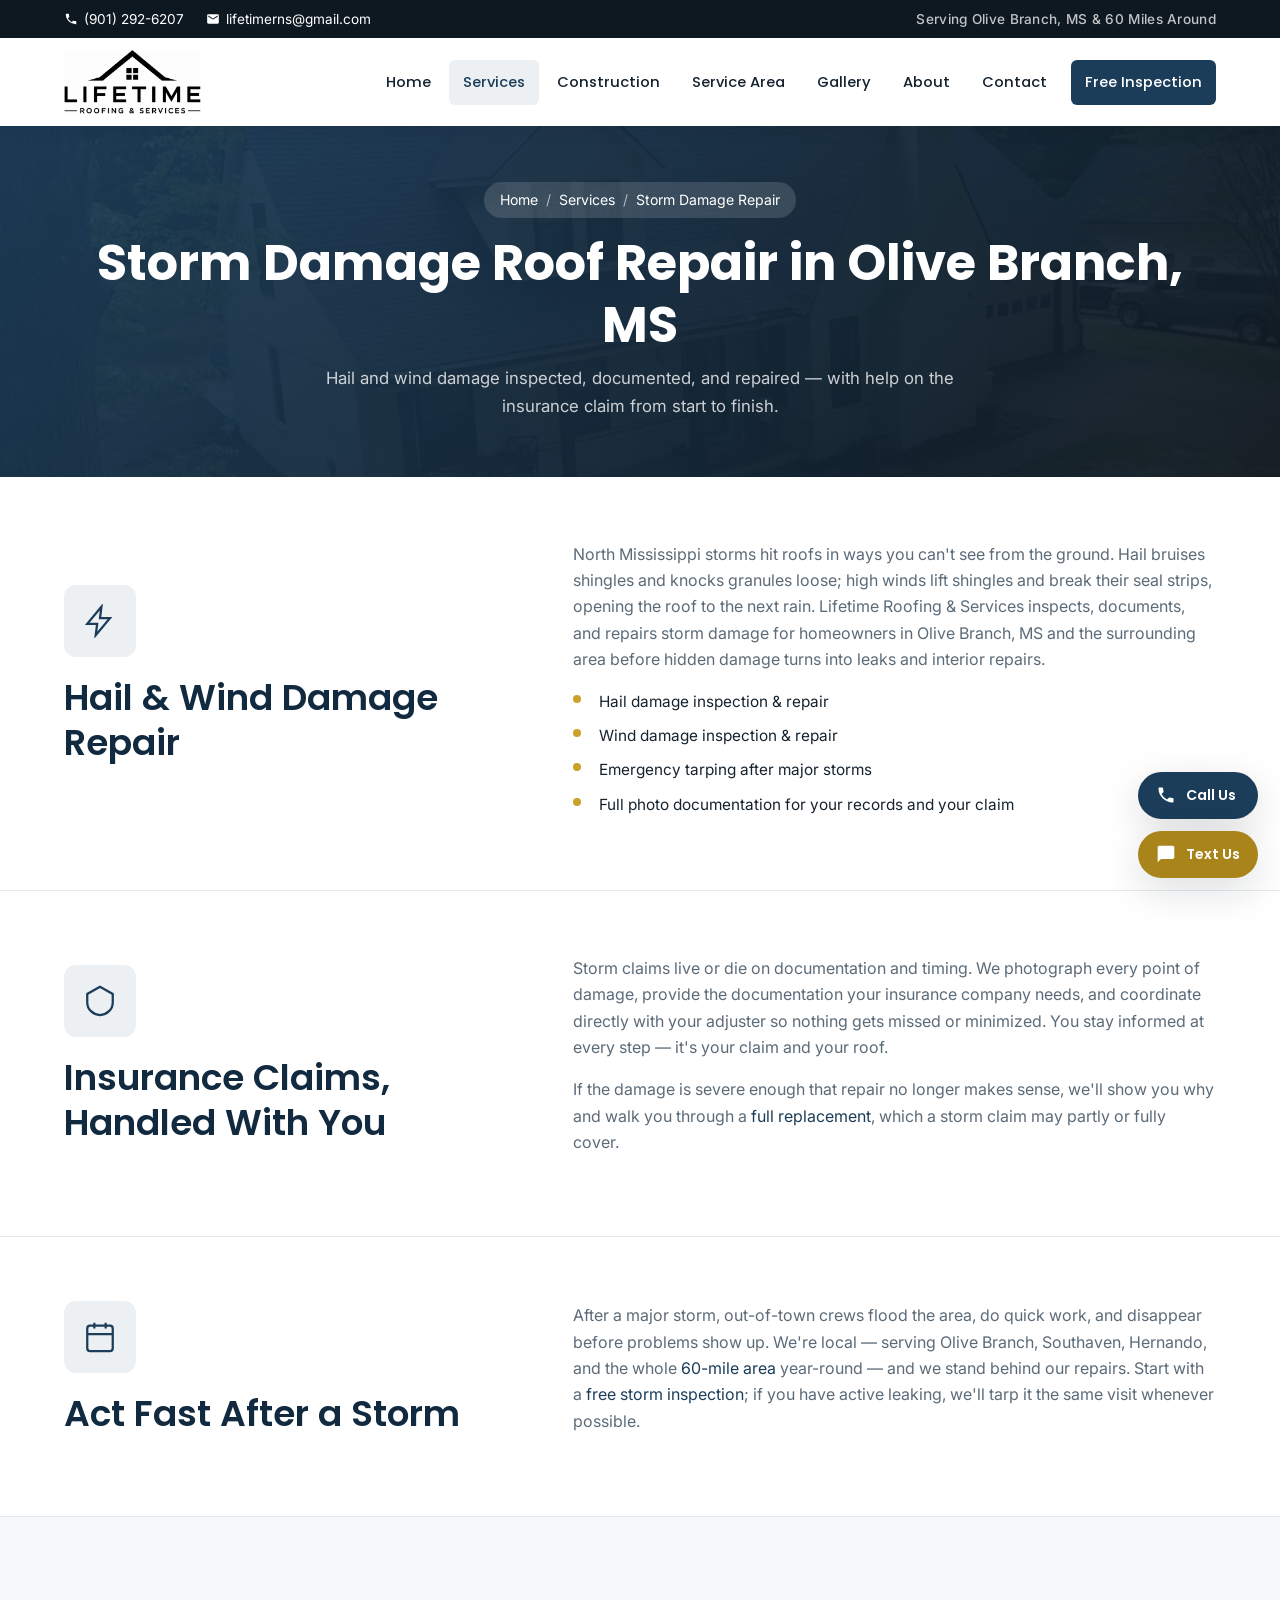
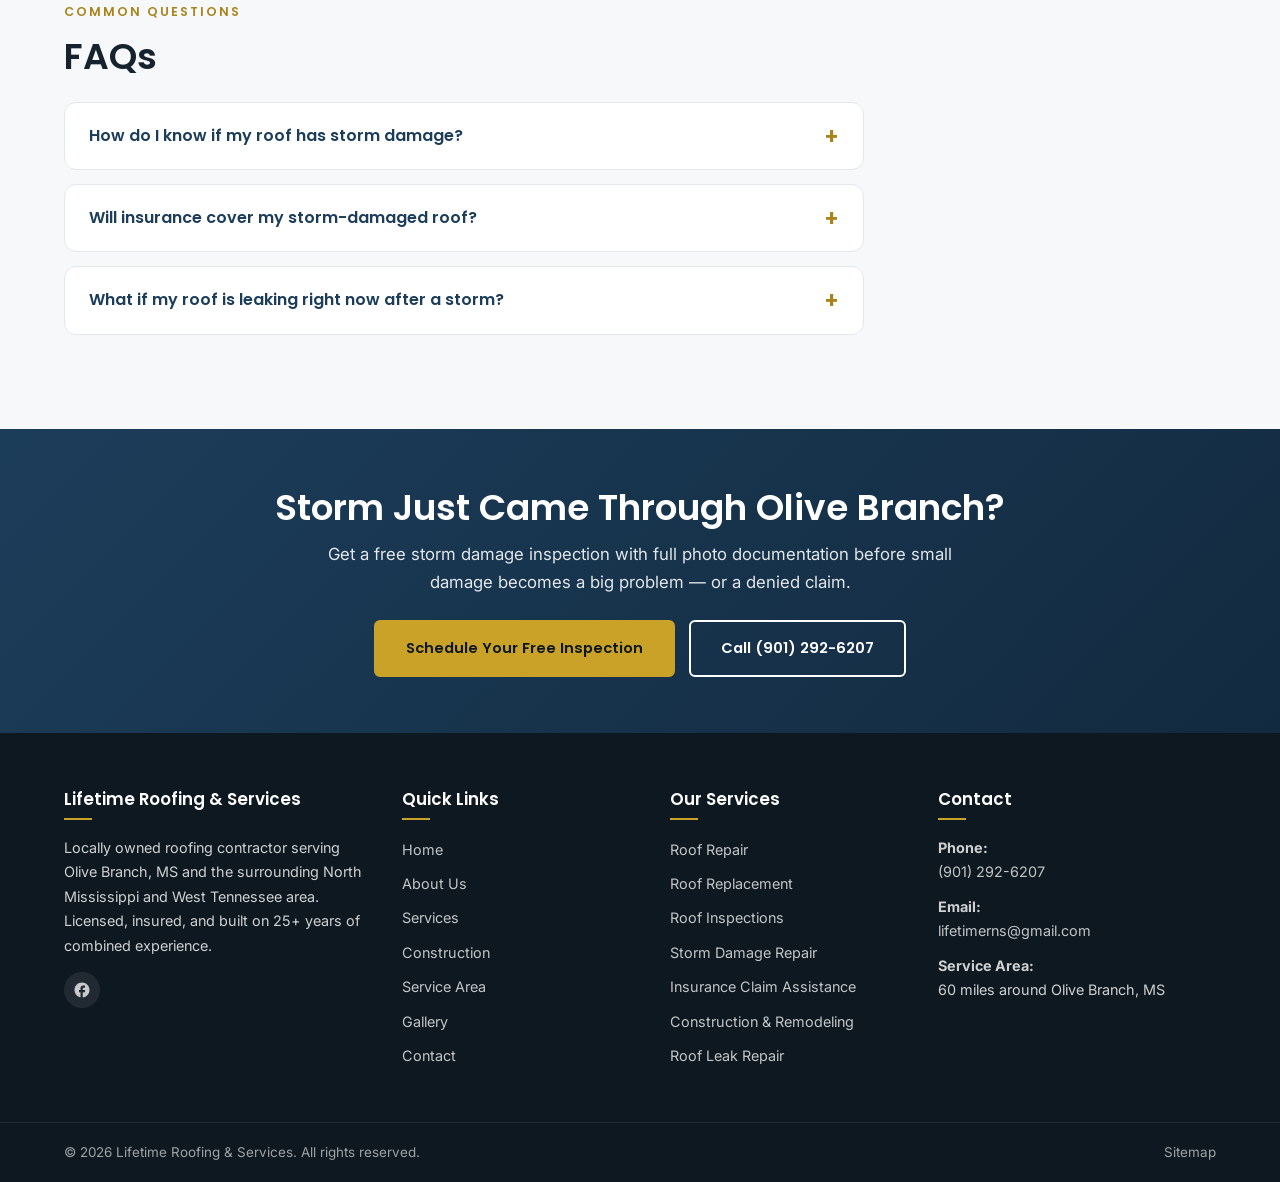
<file: storm-damage-roof-repair-olive-branch-ms.html>
<!DOCTYPE html>
<html lang="en">
<head>
    <meta charset="UTF-8">
    <meta name="viewport" content="width=device-width, initial-scale=1.0">
    <title>Storm Damage Roof Repair in Olive Branch, MS | Lifetime Roofing &amp; Services</title>
    <meta name="description" content="Storm damage roof repair in Olive Branch, MS — hail & wind damage inspection, emergency tarping & insurance claim help. Free storm inspection: (901) 292-6207.">
    <meta name="robots" content="index, follow">
    <meta property="og:title" content="Storm Damage Roof Repair in Olive Branch, MS">
    <meta property="og:description" content="Storm damage roof repair in Olive Branch, MS — hail & wind damage inspection, emergency tarping & insurance claim help. Free storm inspection: (901) 292-6207.">
    <meta property="og:type" content="website">
    <meta property="og:url" content="https://lifetimeroofingnservices.com/storm-damage-roof-repair-olive-branch-ms.html">
    <link rel="canonical" href="https://lifetimeroofingnservices.com/storm-damage-roof-repair-olive-branch-ms.html">
    <link rel="preconnect" href="https://fonts.googleapis.com">
    <link rel="preconnect" href="https://fonts.gstatic.com" crossorigin>
    <link href="https://fonts.googleapis.com/css2?family=Poppins:wght@500;600;700&family=Inter:wght@400;500;600&display=swap" rel="stylesheet">
    <link rel="icon" type="image/png" sizes="32x32" href="images/favicon-32.png">
    <link rel="apple-touch-icon" href="images/favicon-180.png">
    <link rel="stylesheet" href="css/style.css">
    <script type="application/ld+json">
    {
    "@context": "https://schema.org",
    "@type": "BreadcrumbList",
    "itemListElement": [
        {
            "@type": "ListItem",
            "position": 1,
            "name": "Home",
            "item": "https://lifetimeroofingnservices.com/"
        },
        {
            "@type": "ListItem",
            "position": 2,
            "name": "Services",
            "item": "https://lifetimeroofingnservices.com/services.html"
        },
        {
            "@type": "ListItem",
            "position": 3,
            "name": "Storm Damage Repair",
            "item": "https://lifetimeroofingnservices.com/storm-damage-roof-repair-olive-branch-ms.html"
        }
    ]
}
    </script>
    <script type="application/ld+json">
    {
    "@context": "https://schema.org",
    "@type": "Service",
    "serviceType": "Storm Damage Roof Repair",
    "name": "Storm Damage Repair",
    "provider": {
        "@type": "RoofingContractor",
        "name": "Lifetime Roofing & Services",
        "telephone": "+19012926207",
        "url": "https://lifetimeroofingnservices.com/"
    },
    "areaServed": "Olive Branch, MS and surrounding North Mississippi & West Tennessee communities",
    "url": "https://lifetimeroofingnservices.com/storm-damage-roof-repair-olive-branch-ms.html"
}
    </script>
    <script type="application/ld+json">
    {
    "@context": "https://schema.org",
    "@type": "FAQPage",
    "mainEntity": [
        {
            "@type": "Question",
            "name": "How do I know if my roof has storm damage?",
            "acceptedAnswer": {
                "@type": "Answer",
                "text": "From the ground you might see missing or lifted shingles, granules collecting in gutters, or dented vents and gutters \u2014 but hail bruising and broken shingle seals are usually invisible without getting on the roof. A free inspection after any significant hail or wind event is the only reliable way to know."
            }
        },
        {
            "@type": "Question",
            "name": "Will insurance cover my storm-damaged roof?",
            "acceptedAnswer": {
                "@type": "Answer",
                "text": "Hail and wind damage are covered by most homeowners policies. Timing matters \u2014 policies have claim deadlines. We document the damage thoroughly, meet with your adjuster, and help you understand what's covered through the whole process."
            }
        },
        {
            "@type": "Question",
            "name": "What if my roof is leaking right now after a storm?",
            "acceptedAnswer": {
                "@type": "Answer",
                "text": "Call or text (901) 292-6207. We provide emergency tarping to stop active water intrusion, then handle the permanent repair once the damage is documented and the claim is underway."
            }
        }
    ]
}
    </script>
</head>
<body>

    <div class="top-bar">
        <div class="container top-bar-inner">
            <div class="top-bar-left">
                <a href="tel:+19012926207" class="top-link"><svg width="14" height="14" viewBox="0 0 24 24" fill="currentColor"><path d="M20 15.5c-1.25 0-2.45-.2-3.57-.57a1 1 0 0 0-1.02.24l-2.2 2.2a15.07 15.07 0 0 1-6.59-6.59l2.2-2.2a1 1 0 0 0 .25-1.02A11.36 11.36 0 0 1 8.5 4a1 1 0 0 0-1-1H4a1 1 0 0 0-1 1 17 17 0 0 0 17 17 1 1 0 0 0 1-1v-3.5a1 1 0 0 0-1-1z"/></svg> (901) 292-6207</a>
                <a href="mailto:lifetimerns@gmail.com" class="top-link"><svg width="14" height="14" viewBox="0 0 24 24" fill="currentColor"><path d="M20 4H4a2 2 0 0 0-2 2v12a2 2 0 0 0 2 2h16a2 2 0 0 0 2-2V6a2 2 0 0 0-2-2zm0 4-8 5-8-5V6l8 5 8-5v2z"/></svg> lifetimerns@gmail.com</a>
            </div>
            <div class="top-bar-right">Serving Olive Branch, MS &amp; 60 Miles Around</div>
        </div>
    </div>

    <header class="main-header" id="mainHeader">
        <div class="container header-inner">
            <a href="index.html" class="logo">
                <img src="images/logo.png" alt="Lifetime Roofing & Services logo" class="logo-img">
            </a>
            <nav class="main-nav" id="mainNav">
                <ul>
                    <li><a href="index.html">Home</a></li>
                    <li><a href="services.html" class="active">Services</a></li>
                    <li><a href="construction.html">Construction</a></li>
                    <li><a href="service-area.html">Service Area</a></li>
                    <li><a href="gallery.html">Gallery</a></li>
                    <li><a href="about.html">About</a></li>
                    <li><a href="contact.html">Contact</a></li>
                    <li><a href="contact.html" class="nav-cta">Free Inspection</a></li>
                </ul>
            </nav>
            <button class="mobile-toggle" id="mobileToggle" aria-label="Toggle Menu">
                <span></span><span></span><span></span>
            </button>
        </div>
    </header>

    <section class="sub-hero">
        <div class="container">
            <div class="breadcrumbs"><a href="index.html">Home</a><span class="sep">/</span><a href="services.html">Services</a><span class="sep">/</span><span>Storm Damage Repair</span></div>
            <h1>Storm Damage Roof Repair in Olive Branch, MS</h1>
            <p>Hail and wind damage inspected, documented, and repaired — with help on the insurance claim from start to finish.</p>
        </div>
    </section>

    <section class="service-detail">
        <div class="container service-detail-grid">
            <div>
                <div class="service-detail-icon"><svg width="34" height="34" viewBox="0 0 24 24" fill="none" stroke="currentColor" stroke-width="1.6"><path d="M13 2 3 14h7l-1 8 10-12h-7l1-8z"/></svg></div>
                <h2>Hail &amp; Wind Damage Repair</h2>
            </div>
            <div>
                <p>North Mississippi storms hit roofs in ways you can't see from the ground. Hail bruises shingles and knocks granules loose; high winds lift shingles and break their seal strips, opening the roof to the next rain. Lifetime Roofing &amp; Services inspects, documents, and repairs storm damage for homeowners in Olive Branch, MS and the surrounding area before hidden damage turns into leaks and interior repairs.</p>
                <ul>
                    <li>Hail damage inspection &amp; repair</li>
                    <li>Wind damage inspection &amp; repair</li>
                    <li>Emergency tarping after major storms</li>
                    <li>Full photo documentation for your records and your claim</li>
                </ul>
            </div>
        </div>
    </section>

    <section class="service-detail">
        <div class="container service-detail-grid">
            <div>
                <div class="service-detail-icon"><svg width="34" height="34" viewBox="0 0 24 24" fill="none" stroke="currentColor" stroke-width="1.6"><path d="M12 2 3 7v6c0 5 4 8.5 9 9 5-.5 9-4 9-9V7l-9-5z"/></svg></div>
                <h2>Insurance Claims, Handled With You</h2>
            </div>
            <div>
                <p>Storm claims live or die on documentation and timing. We photograph every point of damage, provide the documentation your insurance company needs, and coordinate directly with your adjuster so nothing gets missed or minimized. You stay informed at every step — it's your claim and your roof.</p>
                <p>If the damage is severe enough that repair no longer makes sense, we'll show you why and walk you through a <a href="roof-replacement-olive-branch-ms.html">full replacement</a>, which a storm claim may partly or fully cover.</p>
            </div>
        </div>
    </section>

    <section class="service-detail">
        <div class="container service-detail-grid">
            <div>
                <div class="service-detail-icon"><svg width="34" height="34" viewBox="0 0 24 24" fill="none" stroke="currentColor" stroke-width="1.6"><rect x="3" y="4" width="18" height="18" rx="2"/><path d="M16 2v4M8 2v4M3 10h18"/></svg></div>
                <h2>Act Fast After a Storm</h2>
            </div>
            <div>
                <p>After a major storm, out-of-town crews flood the area, do quick work, and disappear before problems show up. We're local — serving Olive Branch, Southaven, Hernando, and the whole <a href="service-area.html">60-mile area</a> year-round — and we stand behind our repairs. Start with a <a href="roof-inspection-olive-branch-ms.html">free storm inspection</a>; if you have active leaking, we'll tarp it the same visit whenever possible.</p>
            </div>
        </div>
    </section>

    <section class="faq">
        <div class="container">
            <span class="eyebrow">Common Questions</span>
            <h2>FAQs</h2>
            <div class="faq-list">
                <details class="faq-item">
                    <summary>How do I know if my roof has storm damage?</summary>
                    <p>From the ground you might see missing or lifted shingles, granules collecting in gutters, or dented vents and gutters — but hail bruising and broken shingle seals are usually invisible without getting on the roof. A free inspection after any significant hail or wind event is the only reliable way to know.</p>
                </details>
                <details class="faq-item">
                    <summary>Will insurance cover my storm-damaged roof?</summary>
                    <p>Hail and wind damage are covered by most homeowners policies. Timing matters — policies have claim deadlines. We document the damage thoroughly, meet with your adjuster, and help you understand what's covered through the whole process.</p>
                </details>
                <details class="faq-item">
                    <summary>What if my roof is leaking right now after a storm?</summary>
                    <p>Call or text (901) 292-6207. We provide emergency tarping to stop active water intrusion, then handle the permanent repair once the damage is documented and the claim is underway.</p>
                </details>
            </div>
        </div>
    </section>

    <section class="cta-banner">
        <div class="container">
            <h2>Storm Just Came Through Olive Branch?</h2>
            <p>Get a free storm damage inspection with full photo documentation before small damage becomes a big problem — or a denied claim.</p>
            <div class="cta-buttons">
                <a href="contact.html" class="btn btn-primary">Schedule Your Free Inspection</a>
                <a href="tel:+19012926207" class="btn btn-outline">Call (901) 292-6207</a>
            </div>
        </div>
    </section>

    <footer class="main-footer">
        <div class="container footer-grid">
            <div class="footer-col">
                <h4>Lifetime Roofing &amp; Services</h4>
                <p>Locally owned roofing contractor serving Olive Branch, MS and the surrounding North Mississippi and West Tennessee area. Licensed, insured, and built on 25+ years of combined experience.</p>
                <div class="footer-social">
                    <a href="https://www.facebook.com/profile.php?id=61560986921436" aria-label="Facebook" target="_blank" rel="noopener">
                        <svg width="18" height="18" viewBox="0 0 24 24" fill="currentColor"><path d="M22 12c0-5.52-4.48-10-10-10S2 6.48 2 12c0 4.84 3.44 8.87 8 9.8V15H8v-3h2V9.5C10 7.57 11.57 6 13.5 6H16v3h-2c-.55 0-1 .45-1 1v2h3v3h-3v6.95c5.05-.5 9-4.76 9-9.95z"/></svg>
                    </a>
                </div>
            </div>
            <div class="footer-col">
                <h4>Quick Links</h4>
                <ul>
                    <li><a href="index.html">Home</a></li>
                    <li><a href="about.html">About Us</a></li>
                    <li><a href="services.html">Services</a></li>
                    <li><a href="construction.html">Construction</a></li>
                    <li><a href="service-area.html">Service Area</a></li>
                    <li><a href="gallery.html">Gallery</a></li>
                    <li><a href="contact.html">Contact</a></li>
                </ul>
            </div>
            <div class="footer-col">
                <h4>Our Services</h4>
                <ul>
                    <li><a href="roof-repair-olive-branch-ms.html">Roof Repair</a></li>
                    <li><a href="roof-replacement-olive-branch-ms.html">Roof Replacement</a></li>
                    <li><a href="roof-inspection-olive-branch-ms.html">Roof Inspections</a></li>
                    <li><a href="storm-damage-roof-repair-olive-branch-ms.html">Storm Damage Repair</a></li>
                    <li><a href="services.html#insurance">Insurance Claim Assistance</a></li>
                    <li><a href="construction.html">Construction &amp; Remodeling</a></li>
                    <li><a href="roof-leak-repair-olive-branch-ms.html">Roof Leak Repair</a></li>
                </ul>
            </div>
            <div class="footer-col">
                <h4>Contact</h4>
                <p><strong>Phone:</strong><br><a href="tel:+19012926207">(901) 292-6207</a></p>
                <p><strong>Email:</strong><br><a href="mailto:lifetimerns@gmail.com">lifetimerns@gmail.com</a></p>
                <p><strong>Service Area:</strong><br>60 miles around Olive Branch, MS</p>
            </div>
        </div>
        <div class="footer-bottom">
            <div class="container footer-bottom-inner">
                <p>&copy; <span id="year">2026</span> Lifetime Roofing &amp; Services. All rights reserved.</p>
                <ul>
                    <li><a href="sitemap.xml">Sitemap</a></li>
                </ul>
            </div>
        </div>
    </footer>

    <div class="fab-container">
        <a href="tel:+19012926207" class="fab fab-call" aria-label="Call Us">
            <svg width="20" height="20" viewBox="0 0 24 24" fill="currentColor"><path d="M20 15.5c-1.25 0-2.45-.2-3.57-.57a1 1 0 0 0-1.02.24l-2.2 2.2a15.07 15.07 0 0 1-6.59-6.59l2.2-2.2a1 1 0 0 0 .25-1.02A11.36 11.36 0 0 1 8.5 4a1 1 0 0 0-1-1H4a1 1 0 0 0-1 1 17 17 0 0 0 17 17 1 1 0 0 0 1-1v-3.5a1 1 0 0 0-1-1z"/></svg>
            <span>Call Us</span>
        </a>
        <a href="sms:+19012926207" class="fab fab-text" aria-label="Text Us">
            <svg width="20" height="20" viewBox="0 0 24 24" fill="currentColor"><path d="M20 2H4a2 2 0 0 0-2 2v18l4-4h14a2 2 0 0 0 2-2V4a2 2 0 0 0-2-2z"/></svg>
            <span>Text Us</span>
        </a>
    </div>

    <script src="js/script.js"></script>
</body>
</html>
</file>
<file: css/style.css>
/* =========================================================
   Lifetime Roofing & Services
   Stylesheet
   ========================================================= */

:root {
    --primary: #1c3d5a;
    --primary-dark: #122a3f;
    --primary-light: #3f6c8f;
    --accent: #c9a227;
    --accent-dark: #a8841b;
    --dark: #16232f;
    --darker: #0e1820;
    --light: #f7f8fa;
    --gray: #5c6b78;
    --gray-light: #e3e8ec;
    --white: #ffffff;
    --shadow: 0 4px 16px rgba(14, 24, 32, 0.08);
    --shadow-lg: 0 12px 40px rgba(14, 24, 32, 0.14);
    --radius: 6px;
    --radius-lg: 12px;
    --transition: all .3s cubic-bezier(.4, 0, .2, 1);
    --font-heading: 'Poppins', 'Helvetica Neue', Arial, sans-serif;
    --font-body: 'Inter', 'Helvetica Neue', Arial, sans-serif;
}

* { margin: 0; padding: 0; box-sizing: border-box; }

html { scroll-behavior: smooth; font-size: 16px; }

body {
    font-family: var(--font-body);
    color: var(--dark);
    line-height: 1.65;
    background: var(--white);
    overflow-x: hidden;
    -webkit-font-smoothing: antialiased;
}

img { max-width: 100%; height: auto; display: block; }
a { color: var(--primary); text-decoration: none; transition: var(--transition); }
a:hover { color: var(--primary-light); }

.container { max-width: 1200px; margin: 0 auto; padding: 0 24px; }

h1, h2, h3, h4, h5, h6 {
    font-family: var(--font-heading);
    font-weight: 600;
    line-height: 1.25;
    color: var(--dark);
}

h1 { font-size: clamp(2rem, 4.6vw, 3.1rem); font-weight: 700; }
h2 { font-size: clamp(1.6rem, 3.2vw, 2.25rem); margin-bottom: 1rem; }
h3 { font-size: 1.3rem; margin-bottom: .75rem; }

.eyebrow {
    display: inline-block;
    color: var(--accent-dark);
    font-family: var(--font-heading);
    font-weight: 600;
    text-transform: uppercase;
    letter-spacing: 2px;
    font-size: .78rem;
    margin-bottom: .75rem;
}
.eyebrow.light { color: var(--accent); }

.section-header {
    text-align: center;
    max-width: 680px;
    margin: 0 auto 3rem;
}
.section-header p { color: var(--gray); font-size: 1.02rem; }

.btn {
    display: inline-flex;
    align-items: center;
    justify-content: center;
    gap: .5rem;
    padding: 14px 30px;
    font-family: var(--font-heading);
    font-weight: 600;
    font-size: .92rem;
    border-radius: var(--radius);
    border: 2px solid transparent;
    cursor: pointer;
    transition: var(--transition);
    text-align: center;
}
.btn-primary {
    background: var(--accent);
    color: var(--darker);
    border-color: var(--accent);
}
.btn-primary:hover {
    background: var(--accent-dark);
    border-color: var(--accent-dark);
    color: var(--darker);
    transform: translateY(-2px);
    box-shadow: var(--shadow);
}
.btn-outline {
    background: transparent;
    color: var(--white);
    border-color: var(--white);
}
.btn-outline:hover {
    background: var(--white);
    color: var(--primary);
}
.btn-full { width: 100%; }

/* =========================================================
   TOP BAR
   ========================================================= */
.top-bar {
    background: var(--darker);
    color: var(--white);
    padding: 8px 0;
    font-size: .85rem;
}
.top-bar-inner {
    display: flex;
    justify-content: space-between;
    align-items: center;
    gap: 16px;
    flex-wrap: wrap;
}
.top-bar-left { display: flex; gap: 22px; flex-wrap: wrap; }
.top-link {
    color: var(--white);
    display: inline-flex;
    align-items: center;
    gap: 6px;
}
.top-link:hover { color: var(--accent); }
.top-link svg { flex-shrink: 0; }
.top-bar-right { font-weight: 500; letter-spacing: .3px; color: rgba(255,255,255,.75); }

/* =========================================================
   HEADER
   ========================================================= */
.main-header {
    background: var(--white);
    box-shadow: var(--shadow);
    position: sticky;
    top: 0;
    z-index: 100;
}
.header-inner {
    display: flex;
    align-items: center;
    justify-content: space-between;
    padding-top: 12px;
    padding-bottom: 12px;
    gap: 24px;
}
.logo { display: flex; align-items: center; gap: 10px; flex-shrink: 0; }
.logo-img { height: 64px; width: auto; display: block; }

.main-nav ul { display: flex; list-style: none; gap: 4px; align-items: center; }
.main-nav a {
    display: inline-block;
    padding: 10px 14px;
    color: var(--dark);
    font-family: var(--font-heading);
    font-weight: 500;
    font-size: .92rem;
    border-radius: var(--radius);
    transition: var(--transition);
}
.main-nav a:hover,
.main-nav a.active {
    color: var(--primary);
    background: rgba(28, 61, 90, .08);
}
.main-nav .nav-cta {
    background: var(--primary);
    color: var(--white);
    margin-left: 6px;
}
.main-nav .nav-cta:hover { background: var(--primary-dark); color: var(--white); }

.mobile-toggle {
    display: none;
    flex-direction: column;
    justify-content: space-between;
    width: 30px;
    height: 22px;
    background: transparent;
    border: 0;
    cursor: pointer;
    padding: 0;
}
.mobile-toggle span {
    display: block;
    height: 3px;
    background: var(--dark);
    border-radius: 2px;
    transition: var(--transition);
}

/* =========================================================
   HERO (single image, decluttered)
   ========================================================= */
.hero {
    position: relative;
    min-height: clamp(440px, 62vh, 640px);
    display: flex;
    align-items: center;
    background: var(--darker);
}
.hero-media {
    position: absolute;
    inset: 0;
    background-size: cover;
    background-position: center;
}
.hero-media::after {
    content: "";
    position: absolute;
    inset: 0;
    background: linear-gradient(115deg, rgba(14,24,32,.88) 0%, rgba(14,24,32,.62) 55%, rgba(14,24,32,.4) 100%);
}
.hero-content {
    position: relative;
    max-width: 640px;
    color: var(--white);
    padding: 60px 0;
}
.hero-logo {
    width: clamp(220px, 34vw, 330px);
    height: auto;
    display: block;
    margin-bottom: 1.5rem;
    filter: drop-shadow(0 3px 12px rgba(0,0,0,.4));
}
.hero-content .eyebrow { color: var(--accent); }
.hero-content h1 {
    color: var(--white);
    margin-bottom: 1.1rem;
}
.hero-content p {
    font-size: clamp(1rem, 1.6vw, 1.15rem);
    color: rgba(255,255,255,.9);
    margin-bottom: 1.9rem;
    max-width: 540px;
}
.hero-buttons { display: flex; gap: 14px; flex-wrap: wrap; margin-bottom: 2rem; }
.hero-trust {
    display: flex;
    gap: 26px;
    flex-wrap: wrap;
    padding-top: 1.6rem;
    border-top: 1px solid rgba(255,255,255,.18);
}
.hero-trust-item { display: flex; align-items: center; gap: 10px; }
.hero-trust-item strong {
    display: block;
    font-family: var(--font-heading);
    color: var(--white);
    font-size: 1rem;
}
.hero-trust-item span { color: rgba(255,255,255,.7); font-size: .82rem; }
.hero-trust-item svg { color: var(--accent); flex-shrink: 0; }

/* =========================================================
   SUB-HERO (for non-home pages)
   ========================================================= */
.sub-hero {
    position: relative;
    min-height: 240px;
    display: flex;
    align-items: center;
    justify-content: center;
    text-align: center;
    color: var(--white);
    background: linear-gradient(135deg, rgba(28,61,90,.92), rgba(14,24,32,.94)), url('../images/roof-project-1.jpg') center/cover;
    padding: 56px 24px;
}
.sub-hero h1 { color: var(--white); margin-bottom: .6rem; }
.sub-hero p { font-size: 1.05rem; max-width: 640px; margin: 0 auto; opacity: .92; color: rgba(255,255,255,.85); }
.breadcrumbs {
    display: inline-flex;
    align-items: center;
    gap: 8px;
    margin-bottom: 14px;
    font-size: .88rem;
    background: rgba(255,255,255,.14);
    padding: 6px 16px;
    border-radius: 999px;
}
.breadcrumbs a { color: var(--white); }
.breadcrumbs a:hover { color: var(--accent); }
.breadcrumbs .sep { opacity: .6; }

/* =========================================================
   QUICK LINKS
   ========================================================= */
.quick-links { padding: 56px 0; background: var(--light); }
.quick-links-grid { display: grid; grid-template-columns: repeat(4, 1fr); gap: 22px; }
.quick-link-card {
    background: var(--white);
    padding: 32px 22px;
    border-radius: var(--radius-lg);
    text-align: center;
    color: var(--dark);
    box-shadow: var(--shadow);
    transition: var(--transition);
    border-top: 3px solid transparent;
}
.quick-link-card:hover {
    transform: translateY(-5px);
    box-shadow: var(--shadow-lg);
    border-top-color: var(--accent);
    color: var(--dark);
}
.quick-icon {
    width: 60px;
    height: 60px;
    border-radius: 50%;
    background: rgba(28, 61, 90, .08);
    display: inline-flex;
    align-items: center;
    justify-content: center;
    color: var(--primary);
    margin-bottom: 14px;
}
.quick-link-card h3 { font-size: 1.08rem; margin-bottom: 6px; }
.quick-link-card p { color: var(--gray); font-size: .9rem; }

/* =========================================================
   WELCOME / INTRO
   ========================================================= */
.welcome { padding: 80px 0; background: var(--white); }
.welcome-grid { display: grid; grid-template-columns: 1fr 1fr; gap: 56px; align-items: center; }
.welcome-text p { color: var(--gray); font-size: 1.02rem; margin-bottom: 1.2rem; }
.welcome-features { margin-top: 28px; display: grid; gap: 13px; }
.feature { display: flex; align-items: center; gap: 12px; color: var(--dark); font-weight: 500; }
.feature svg {
    color: var(--primary);
    flex-shrink: 0;
    background: rgba(28, 61, 90, .1);
    border-radius: 50%;
    padding: 4px;
}
.welcome-image {
    position: relative;
    border-radius: var(--radius-lg);
    overflow: hidden;
    box-shadow: var(--shadow-lg);
    aspect-ratio: 4 / 3;
}
.welcome-image img { width: 100%; height: 100%; object-fit: cover; }
.image-badge {
    position: absolute;
    top: 20px;
    right: 20px;
    background: var(--accent);
    color: var(--darker);
    padding: 12px 18px;
    border-radius: var(--radius);
    box-shadow: var(--shadow);
    text-align: center;
}
.image-badge strong { display: block; font-family: var(--font-heading); font-size: 1rem; }
.image-badge span { font-size: .82rem; }

/* =========================================================
   SERVICES
   ========================================================= */
.services { padding: 80px 0; background: var(--primary); color: var(--white); }
.services .section-header h2, .services .section-header p { color: var(--white); }
.services .section-header p { color: rgba(255,255,255,.82); }
.services-grid { display: grid; grid-template-columns: repeat(3, 1fr); gap: 26px; }
.service-card {
    background: var(--white);
    color: var(--dark);
    border-radius: var(--radius-lg);
    padding: 30px 26px;
    box-shadow: var(--shadow-lg);
    transition: var(--transition);
}
.service-card:hover { transform: translateY(-6px); }
.service-icon {
    width: 52px;
    height: 52px;
    border-radius: var(--radius);
    background: rgba(28, 61, 90, .1);
    color: var(--primary);
    display: inline-flex;
    align-items: center;
    justify-content: center;
    margin-bottom: 16px;
}
.service-card h3 { color: var(--primary-dark); margin-bottom: 10px; font-size: 1.15rem; }
.service-card p { color: var(--gray); font-size: .95rem; }

/* =========================================================
   SERVICE LIST PAGE (services.html detail blocks)
   ========================================================= */
.service-detail { padding: 64px 0; border-bottom: 1px solid var(--gray-light); }
.service-detail:last-child { border-bottom: none; }
.service-detail-grid { display: grid; grid-template-columns: 1fr 1.4fr; gap: 50px; align-items: center; }
.service-detail-icon {
    width: 72px;
    height: 72px;
    border-radius: var(--radius-lg);
    background: rgba(28, 61, 90, .08);
    color: var(--primary);
    display: inline-flex;
    align-items: center;
    justify-content: center;
    margin-bottom: 18px;
}
.service-detail h2 { color: var(--primary-dark); }
.service-detail p { color: var(--gray); margin-bottom: 1rem; }
.service-detail ul { list-style: none; margin-top: 1rem; }
.service-detail li {
    position: relative;
    padding-left: 26px;
    margin-bottom: 9px;
    color: var(--dark);
    font-size: .96rem;
}
.service-detail li::before {
    content: "";
    position: absolute;
    left: 0;
    top: 6px;
    width: 8px;
    height: 8px;
    background: var(--accent);
    border-radius: 50%;
}

/* =========================================================
   FAQ
   ========================================================= */
.faq {
    padding: 80px 0;
    background: var(--light);
}
.faq-list {
    max-width: 800px;
    margin-top: 1.4rem;
}
.faq-item {
    background: var(--white);
    border: 1px solid var(--gray-light);
    border-radius: var(--radius-lg);
    margin-bottom: 14px;
    overflow: hidden;
}
.faq-item summary {
    list-style: none;
    cursor: pointer;
    padding: 20px 24px;
    font-family: var(--font-heading);
    font-weight: 600;
    color: var(--primary);
    display: flex;
    align-items: center;
    justify-content: space-between;
    gap: 16px;
}
.faq-item summary::-webkit-details-marker { display: none; }
.faq-item summary::after {
    content: "+";
    flex-shrink: 0;
    font-size: 1.4rem;
    line-height: 1;
    color: var(--accent-dark);
    transition: var(--transition);
}
.faq-item[open] summary::after { transform: rotate(45deg); }
.faq-item[open] summary { border-bottom: 1px solid var(--gray-light); }
.faq-item p {
    padding: 4px 24px 22px;
    color: var(--gray);
}

/* =========================================================
   STORM / CTA BANNER
   ========================================================= */
.cta-banner {
    background: linear-gradient(135deg, var(--primary) 0%, var(--primary-dark) 100%);
    color: var(--white);
    padding: 56px 0;
    text-align: center;
}
.cta-banner h2 { color: var(--white); margin-bottom: .7rem; }
.cta-banner p { color: rgba(255,255,255,.88); font-size: 1.05rem; max-width: 640px; margin: 0 auto 1.5rem; }
.cta-banner .cta-buttons { display: flex; gap: 14px; justify-content: center; flex-wrap: wrap; }

/* =========================================================
   WHY CHOOSE US
   ========================================================= */
.why-us { padding: 80px 0; background: var(--light); }
.why-grid { display: grid; grid-template-columns: repeat(4, 1fr); gap: 24px; }
.why-card { background: var(--white); border-radius: var(--radius-lg); padding: 28px 22px; box-shadow: var(--shadow); text-align: center; }
.why-card svg { color: var(--primary); margin-bottom: 14px; }
.why-card h3 { font-size: 1.02rem; margin-bottom: 6px; }
.why-card p { color: var(--gray); font-size: .88rem; }

/* =========================================================
   GALLERY
   ========================================================= */
.gallery-grid { display: grid; grid-template-columns: repeat(3, 1fr); gap: 24px; }
.gallery-item {
    border-radius: var(--radius-lg);
    overflow: hidden;
    box-shadow: var(--shadow);
    position: relative;
    aspect-ratio: 4/3;
}
.gallery-item img { width: 100%; height: 100%; object-fit: cover; transition: transform .5s ease; }
.gallery-item:hover img { transform: scale(1.06); }
.gallery-caption {
    position: absolute;
    left: 0; right: 0; bottom: 0;
    padding: 16px 18px;
    background: linear-gradient(transparent, rgba(14,24,32,.85));
    color: var(--white);
    font-family: var(--font-heading);
    font-size: .92rem;
    font-weight: 500;
}
.gallery-note {
    text-align: center;
    color: var(--gray);
    max-width: 560px;
    margin: 40px auto 0;
    font-size: .95rem;
}

/* =========================================================
   SERVICE AREA
   ========================================================= */
.area-grid { display: grid; grid-template-columns: 1.1fr 1fr; gap: 50px; align-items: start; }
.area-list { list-style: none; display: grid; grid-template-columns: repeat(2, 1fr); gap: 12px; margin-top: 1.4rem; }
.area-list li {
    display: flex;
    align-items: center;
    gap: 10px;
    color: var(--dark);
    font-weight: 500;
    background: var(--white);
    padding: 12px 16px;
    border-radius: var(--radius);
    box-shadow: var(--shadow);
}
.area-list li svg { color: var(--accent-dark); flex-shrink: 0; }
.area-map-wrap {
    border-radius: var(--radius-lg);
    overflow: hidden;
    box-shadow: var(--shadow-lg);
    min-height: 420px;
}
.area-map-wrap iframe { width: 100%; height: 100%; min-height: 420px; border: 0; display: block; }

/* =========================================================
   ABOUT / OWNER
   ========================================================= */
.about-block { padding: 80px 0; }
.about-grid { display: grid; grid-template-columns: 1fr 1.3fr; gap: 50px; align-items: center; }
.about-badge {
    background: var(--primary);
    color: var(--white);
    border-radius: var(--radius-lg);
    padding: 40px 30px;
    text-align: center;
    box-shadow: var(--shadow-lg);
}
.about-badge .big-num { font-family: var(--font-heading); font-size: 3.4rem; font-weight: 700; color: var(--accent); line-height: 1; }
.about-badge span { display: block; margin-top: 8px; font-size: .9rem; color: rgba(255,255,255,.85); text-transform: uppercase; letter-spacing: 1px; }
.about-info p { color: var(--gray); margin-bottom: 1.1rem; font-size: 1.02rem; }
.credential-tags { display: flex; flex-wrap: wrap; gap: 10px; margin: 1.2rem 0; }
.credential-tag {
    background: rgba(28, 61, 90, .08);
    color: var(--primary);
    padding: 7px 16px;
    border-radius: 999px;
    font-family: var(--font-heading);
    font-size: .82rem;
    font-weight: 600;
}

/* =========================================================
   CONTACT
   ========================================================= */
.contact { padding: 80px 0; background: linear-gradient(135deg, var(--dark) 0%, var(--darker) 100%); color: var(--white); }
.contact-grid { display: grid; grid-template-columns: 1fr 1.15fr; gap: 56px; align-items: start; }
.contact-info h2, .contact-info p { color: var(--white); }
.contact-info > p { color: rgba(255,255,255,.85); font-size: 1.02rem; margin-bottom: 1.8rem; }
.contact-features { display: flex; flex-direction: column; gap: 20px; margin-top: 30px; }
.contact-feature { display: flex; align-items: flex-start; gap: 14px; }
.contact-feature svg {
    color: var(--accent);
    flex-shrink: 0;
    background: rgba(201, 162, 39, .14);
    padding: 6px;
    border-radius: 50%;
    width: 42px;
    height: 42px;
}
.contact-feature strong { display: block; color: var(--white); font-family: var(--font-heading); font-size: 1.02rem; margin-bottom: 3px; }
.contact-feature span { color: rgba(255,255,255,.7); font-size: .9rem; }

.contact-form-wrapper { background: var(--white); padding: 38px; border-radius: var(--radius-lg); color: var(--dark); box-shadow: var(--shadow-lg); }
.form-row { display: grid; grid-template-columns: 1fr 1fr; gap: 16px; }
.form-group { margin-bottom: 18px; }
.form-group label { display: block; color: var(--dark); font-family: var(--font-heading); font-weight: 600; font-size: .86rem; margin-bottom: 6px; }
.required { color: #c0392b; }
.form-group input, .form-group select, .form-group textarea {
    width: 100%;
    padding: 12px 14px;
    border: 1px solid var(--gray-light);
    border-radius: var(--radius);
    font-family: var(--font-body);
    font-size: .95rem;
    color: var(--dark);
    background: var(--white);
    transition: var(--transition);
}
.form-group input:focus, .form-group select:focus, .form-group textarea:focus {
    outline: 0;
    border-color: var(--primary);
    box-shadow: 0 0 0 3px rgba(28, 61, 90, .14);
}
.form-group textarea { resize: vertical; min-height: 90px; }
.form-success {
    display: none;
    align-items: center;
    gap: 10px;
    margin-top: 16px;
    padding: 14px;
    background: rgba(28, 61, 90, .08);
    color: var(--primary-dark);
    border-radius: var(--radius);
    border-left: 3px solid var(--primary);
    font-weight: 500;
}
.form-success.show { display: flex; }
.form-success svg { color: var(--primary); flex-shrink: 0; }

/* =========================================================
   FOOTER
   ========================================================= */
.main-footer { background: var(--darker); color: rgba(255,255,255,.8); padding-top: 56px; }
.footer-grid { display: grid; grid-template-columns: 1.3fr 1fr 1fr 1.2fr; gap: 36px; padding-bottom: 46px; }
.footer-col h4 { color: var(--white); font-size: 1.05rem; margin-bottom: 16px; position: relative; padding-bottom: 10px; }
.footer-col h4::after { content: ""; position: absolute; bottom: 0; left: 0; width: 28px; height: 2px; background: var(--accent); }
.footer-col p { font-size: .9rem; line-height: 1.7; margin-bottom: 10px; }
.footer-col ul { list-style: none; }
.footer-col li { margin-bottom: 8px; }
.footer-col a { color: rgba(255,255,255,.75); font-size: .9rem; }
.footer-col a:hover { color: var(--accent); }
.footer-social { display: flex; gap: 10px; margin-top: 14px; }
.footer-social a {
    width: 36px; height: 36px; border-radius: 50%;
    background: rgba(255,255,255,.08);
    display: inline-flex; align-items: center; justify-content: center;
}
.footer-social a:hover { background: var(--accent); color: var(--darker) !important; }
.footer-bottom { border-top: 1px solid rgba(255,255,255,.08); padding: 18px 0; font-size: .84rem; }
.footer-bottom-inner { display: flex; justify-content: space-between; align-items: center; gap: 20px; flex-wrap: wrap; }
.footer-bottom ul { display: flex; gap: 18px; list-style: none; flex-wrap: wrap; }
.footer-bottom p, .footer-bottom a { color: rgba(255,255,255,.6); }
.footer-bottom a:hover { color: var(--accent); }

/* =========================================================
   FAB
   ========================================================= */
.fab-container { position: fixed; bottom: 22px; right: 22px; display: flex; flex-direction: column; gap: 12px; z-index: 90; }
.fab {
    display: inline-flex; align-items: center; gap: 10px;
    padding: 12px 18px; border-radius: 50px; color: var(--white);
    font-family: var(--font-heading); font-weight: 600; font-size: .88rem;
    box-shadow: var(--shadow-lg); transition: var(--transition);
}
.fab:hover { transform: scale(1.05); color: var(--white); }
.fab-call { background: var(--primary); }
.fab-text { background: var(--accent-dark); }

/* =========================================================
   RESPONSIVE
   ========================================================= */
@media (max-width: 1024px) {
    .welcome-grid, .contact-grid, .service-detail-grid, .area-grid, .about-grid { grid-template-columns: 1fr; }
    .services-grid, .quick-links-grid, .why-grid { grid-template-columns: repeat(2, 1fr); }
    .gallery-grid { grid-template-columns: repeat(2, 1fr); }
    .footer-grid { grid-template-columns: 1fr 1fr; }
    .area-map-wrap { min-height: 320px; }
    .area-map-wrap iframe { min-height: 320px; }
}

@media (max-width: 768px) {
    .top-bar-left span.top-hours { display: none; }
    .logo-img { height: 48px; }
    .main-nav {
        position: fixed; top: 68px; right: 0; width: 280px; height: calc(100vh - 68px);
        background: var(--white); box-shadow: var(--shadow-lg); padding: 20px;
        transform: translateX(100%); transition: var(--transition); overflow-y: auto;
    }
    .main-nav.open { transform: translateX(0); }
    .main-nav ul { flex-direction: column; gap: 0; align-items: stretch; }
    .main-nav a { display: block; padding: 12px 16px; }
    .main-nav .nav-cta { margin-left: 0; margin-top: 10px; text-align: center; }
    .mobile-toggle { display: flex; }
    .mobile-toggle.open span:nth-child(1) { transform: translateY(9px) rotate(45deg); }
    .mobile-toggle.open span:nth-child(2) { opacity: 0; }
    .mobile-toggle.open span:nth-child(3) { transform: translateY(-9px) rotate(-45deg); }
    .services-grid, .quick-links-grid, .why-grid, .gallery-grid, .area-list { grid-template-columns: 1fr; }
    .footer-grid { grid-template-columns: 1fr; }
    .form-row { grid-template-columns: 1fr; }
    .contact-form-wrapper { padding: 26px 20px; }
    .footer-bottom-inner { justify-content: center; text-align: center; }
    .footer-bottom ul { justify-content: center; }
}

@media (max-width: 480px) {
    .container { padding: 0 16px; }
    .welcome, .services, .why-us, .about-block, .contact, .service-detail { padding: 56px 0; }
    .btn { padding: 12px 22px; font-size: .86rem; }
    .fab span { display: none; }
    .fab { padding: 12px; }
}
</file>
